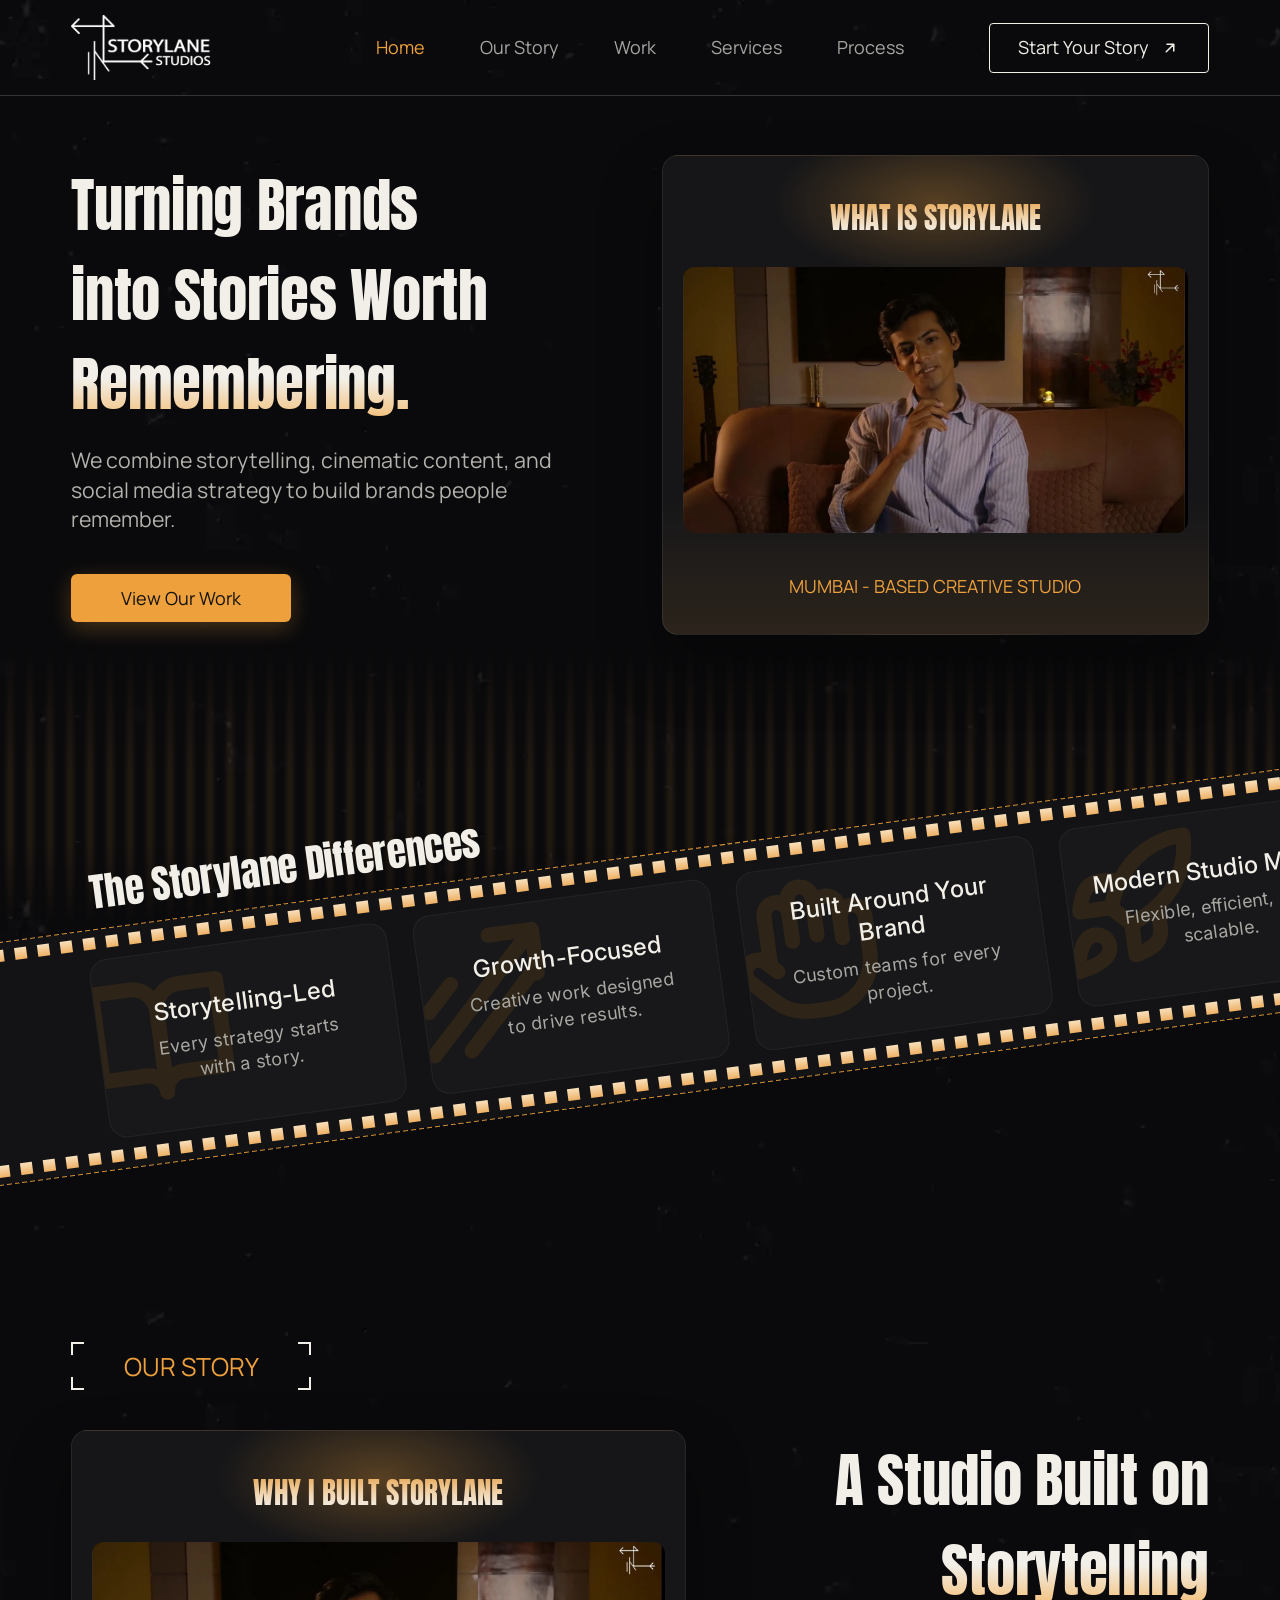
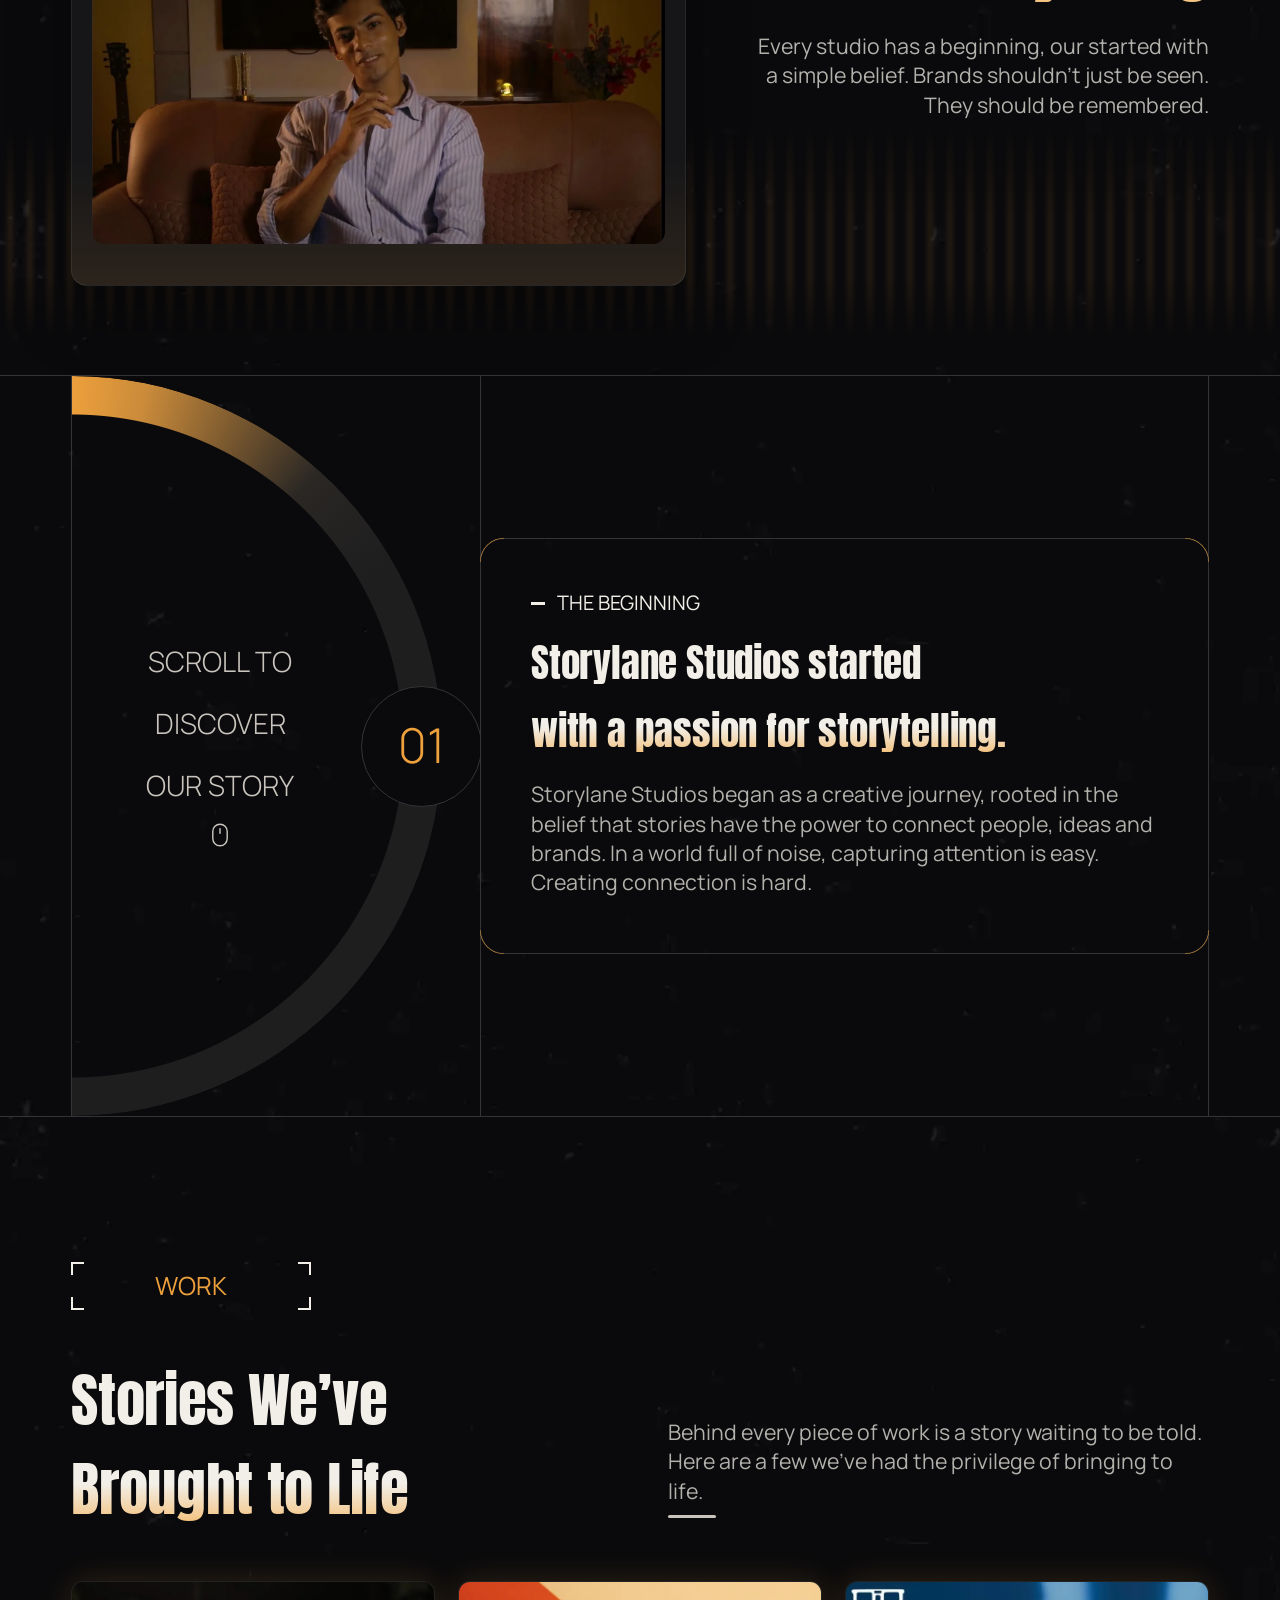
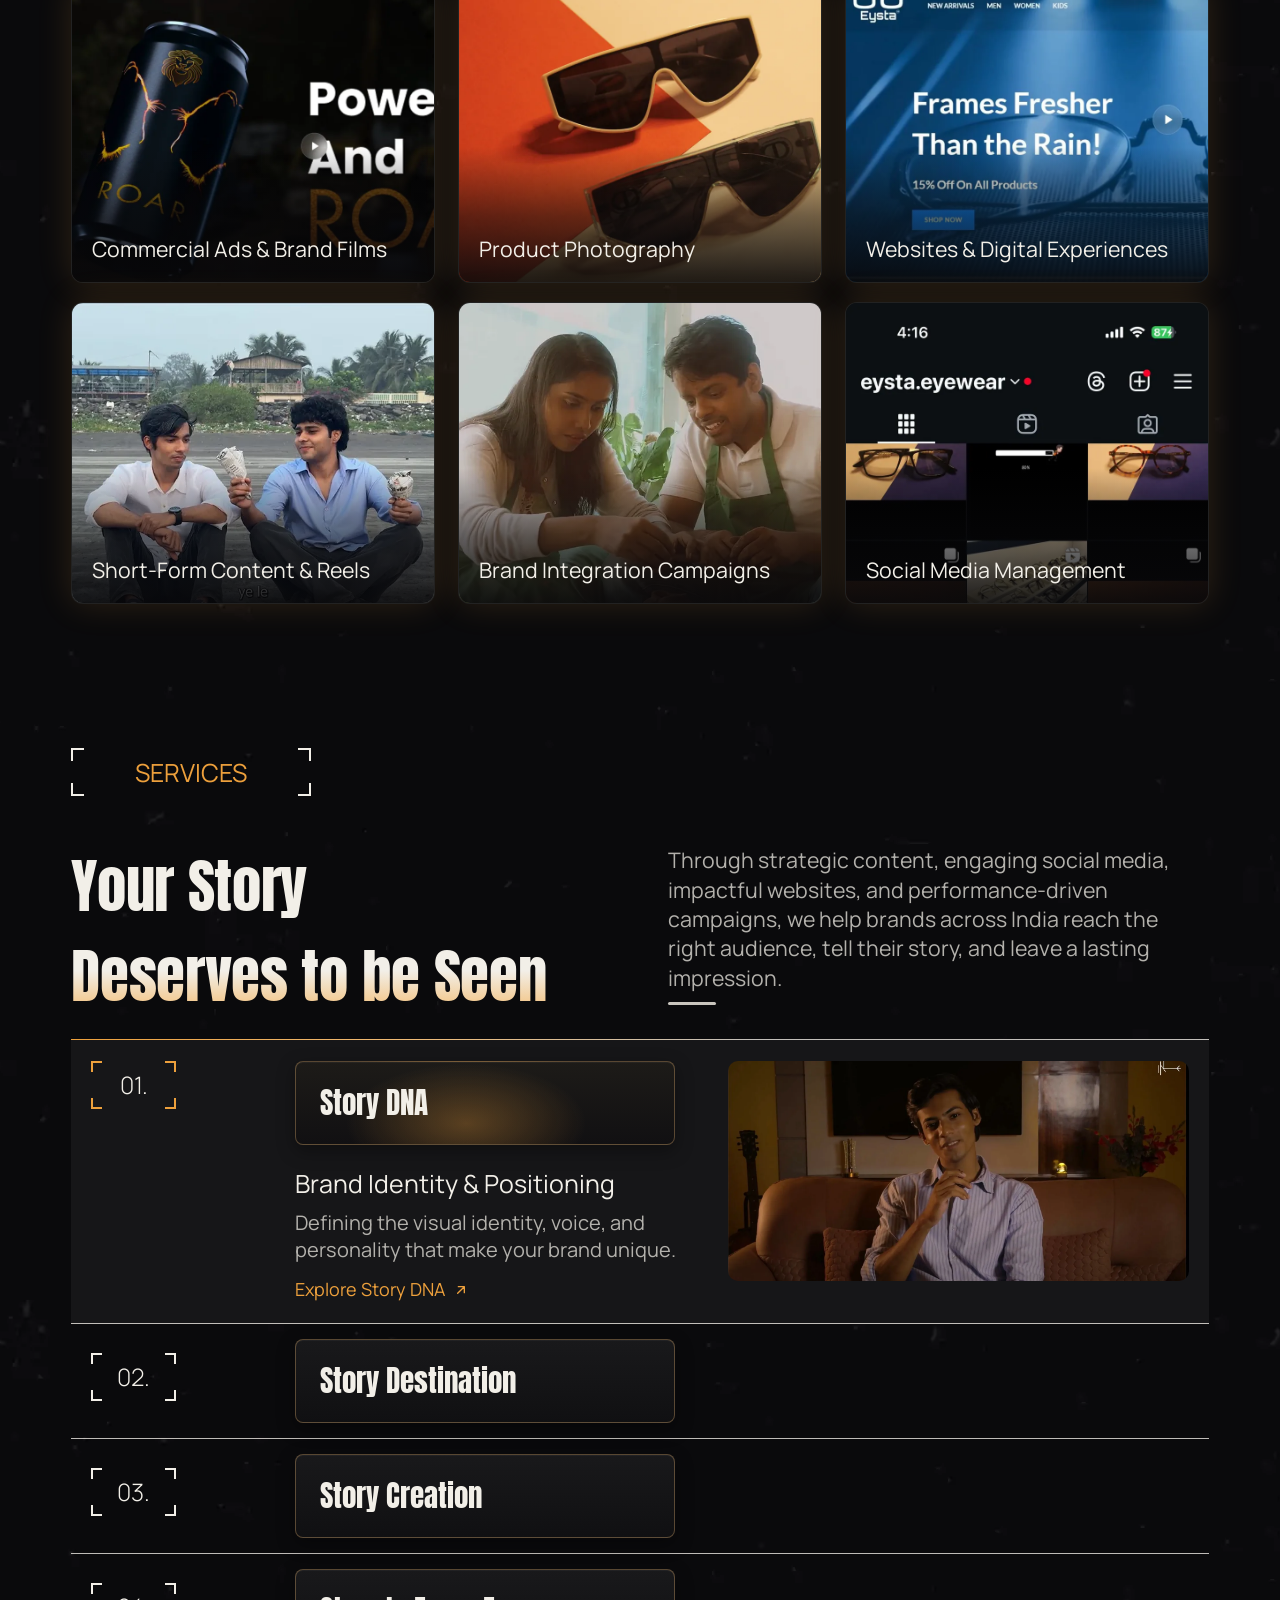
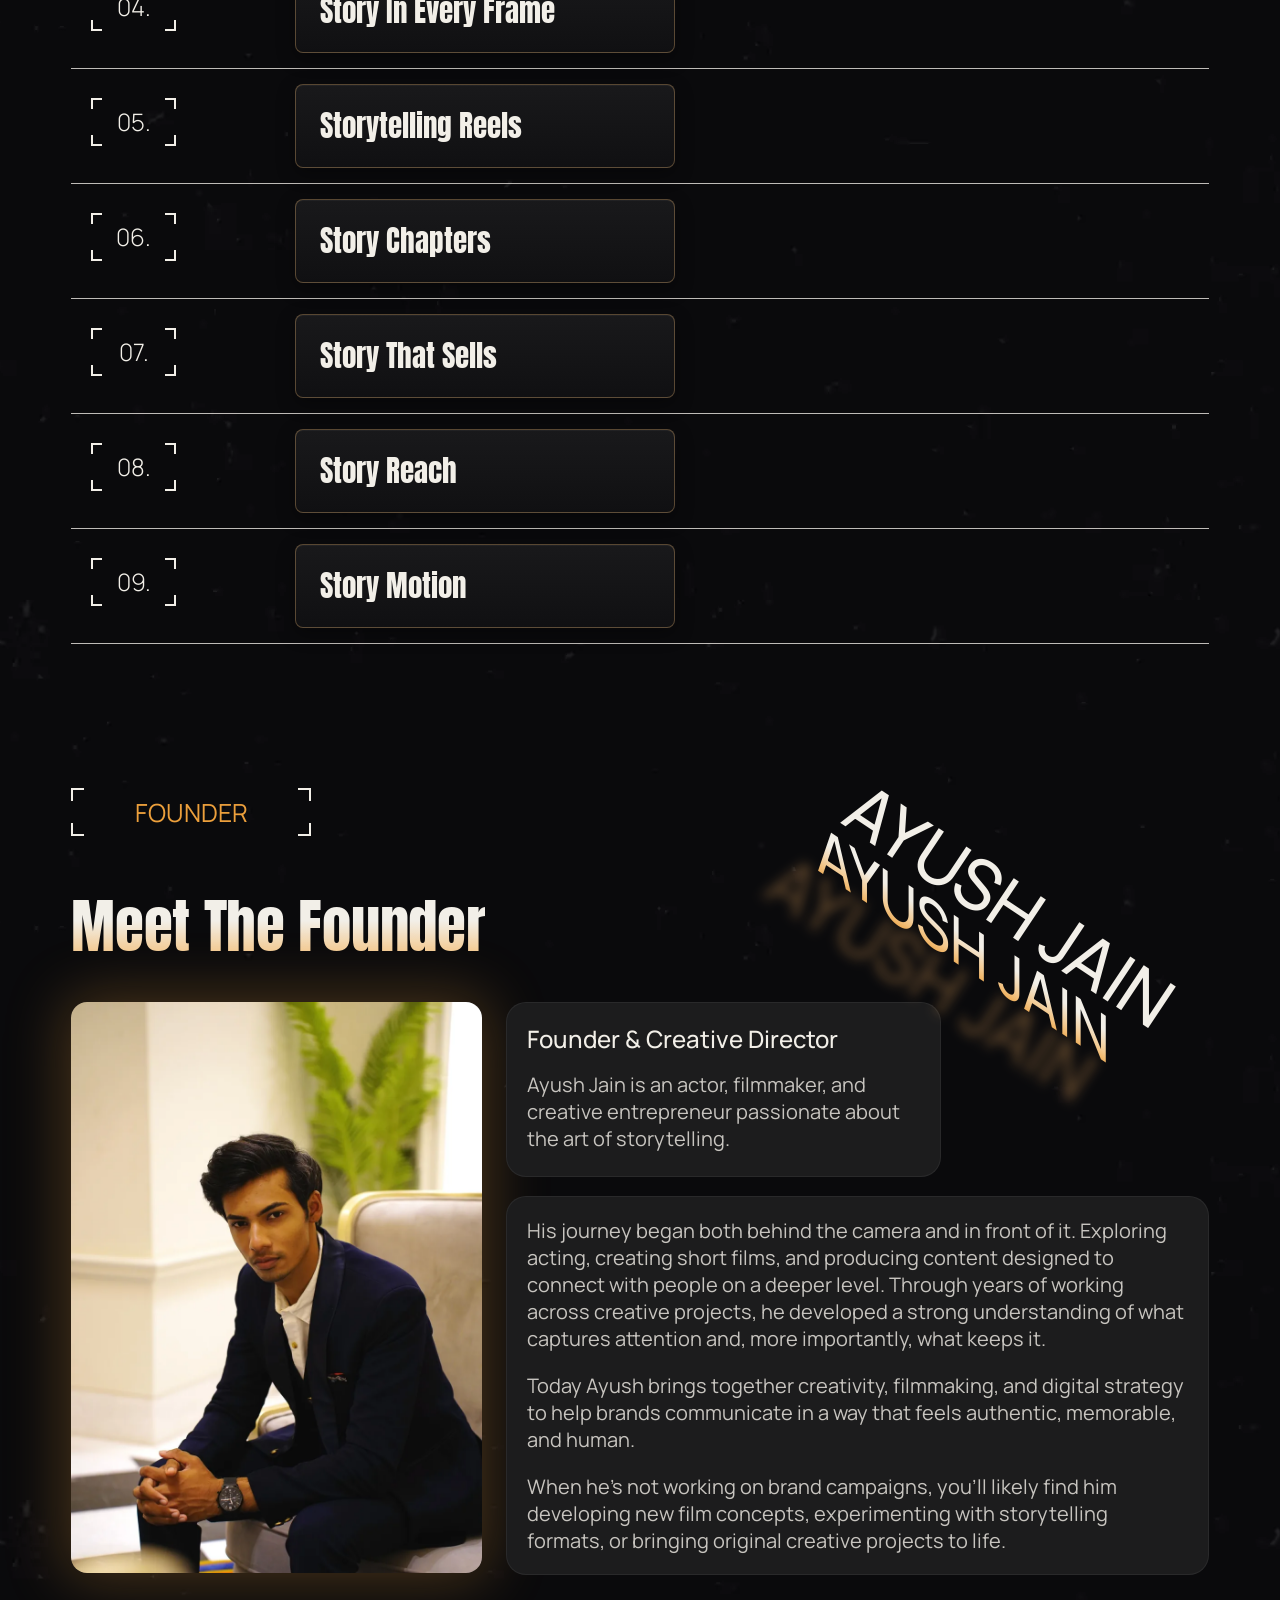
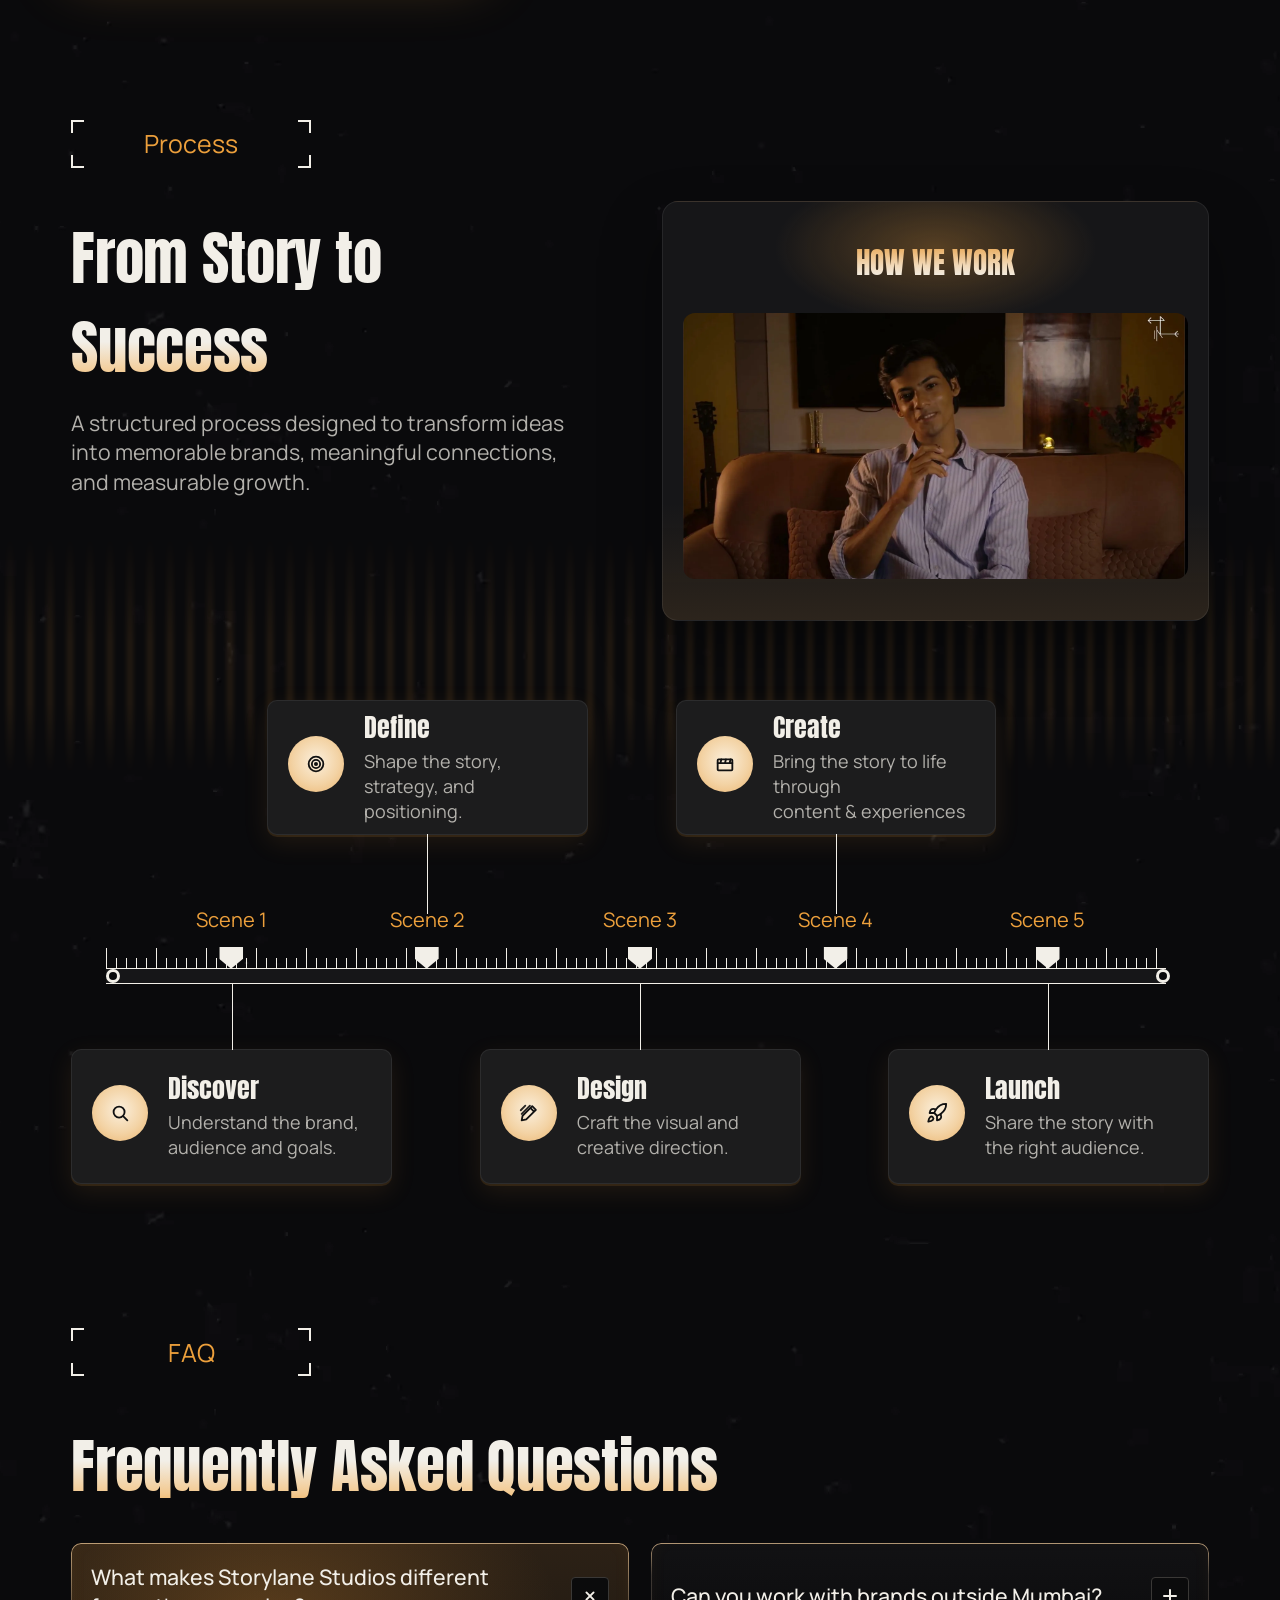
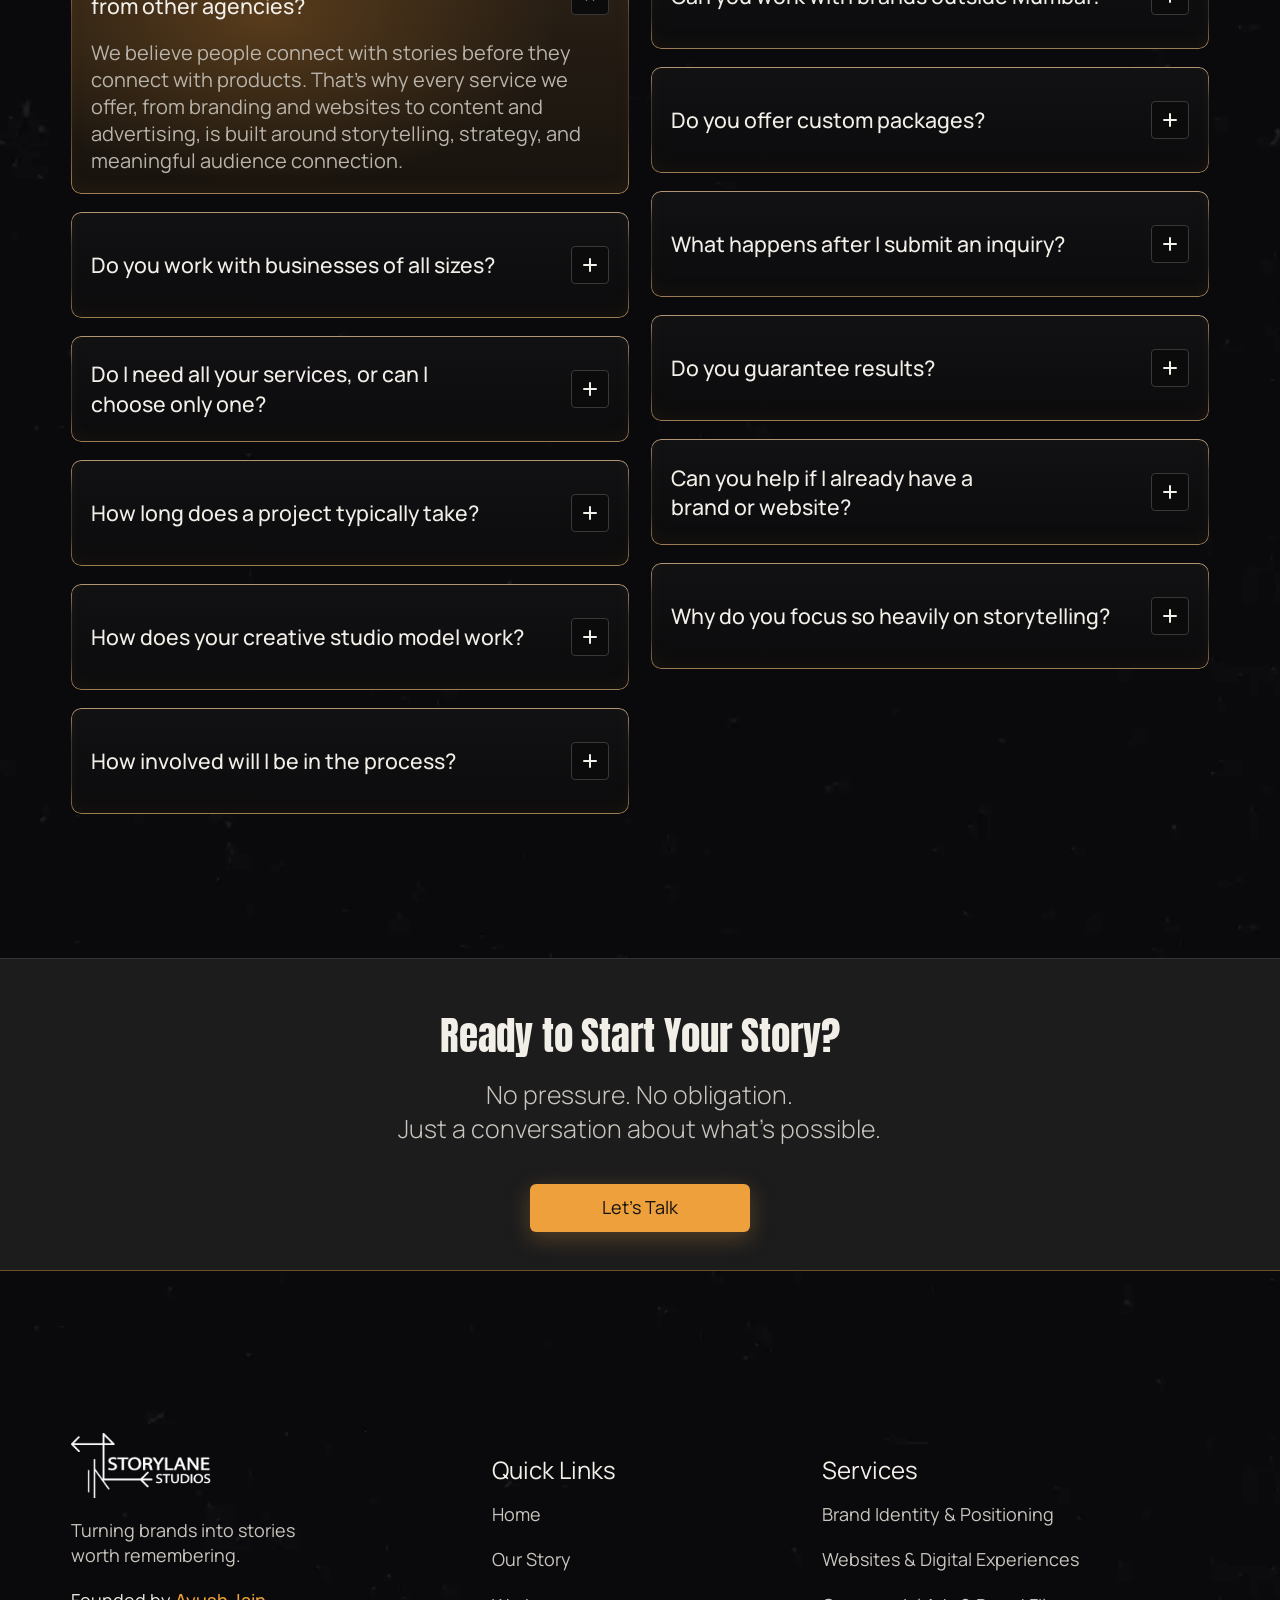
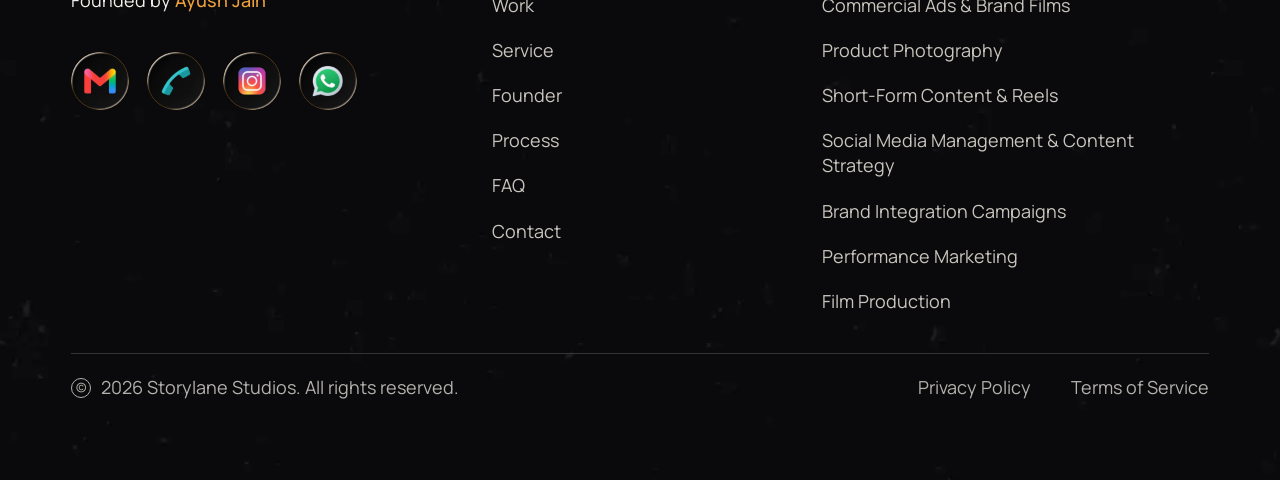
<file: index.html>
<!doctype html>
<html lang="en">
<head>
  <meta charset="utf-8">
  <meta name="viewport" content="width=device-width, initial-scale=1">
  <title>Storylane Studios — Turning Brands into Stories Worth Remembering</title>
  <meta name="description" content="Storylane Studios is a Mumbai-based creative studio combining storytelling, cinematic content, and social media strategy to build brands people remember.">
  <meta name="theme-color" content="#0a0a0c">
  <link rel="canonical" href="https://storylanestudios.in/">
  <meta property="og:type" content="website">
  <meta property="og:title" content="Storylane Studios — Turning Brands into Stories Worth Remembering">
  <meta property="og:description" content="Mumbai-based creative studio for brand films, product photography, websites, reels and social media.">
  <meta property="og:image" content="assets/img/studio-still.jpg">
  <meta name="twitter:card" content="summary_large_image">
  <link rel="icon" type="image/png" href="assets/img/logo.png">
  <link rel="preconnect" href="https://fonts.googleapis.com">
  <link rel="preconnect" href="https://fonts.gstatic.com" crossorigin>
  <link href="https://fonts.googleapis.com/css2?family=Anton&family=Inter:wght@400;500&family=Manrope:wght@300;400;500;600&display=swap" rel="stylesheet">
  <link rel="preload" as="image" href="assets/img/studio-still.webp">
  <link rel="stylesheet" href="assets/css/styles.css">
  <script type="application/ld+json">
  {"@context":"https://schema.org","@type":"Organization","name":"Storylane Studios","description":"Mumbai-based creative studio","founder":{"@type":"Person","name":"Ayush Jain","jobTitle":"Founder & Creative Director"},"address":{"@type":"PostalAddress","addressLocality":"Mumbai","addressCountry":"IN"}}
  </script>
</head>
<body>
  <a class="skip-link" href="#main">Skip to content</a>

  <!-- @header -->
  <header class="site-header" id="top">
    <div class="container header-inner">
      <a href="#home" class="brand" aria-label="Storylane Studios — home">
        <img src="assets/img/logo.png" alt="Storylane Studios" width="140" height="65">
      </a>
      <nav class="main-nav" id="main-nav" aria-label="Primary">
        <ul>
          <li><a href="#home" class="is-active">Home</a></li>
          <li><a href="#our-story">Our Story</a></li>
          <li><a href="#work">Work</a></li>
          <li><a href="#services">Services</a></li>
          <li><a href="#process">Process</a></li>
        </ul>
        <a href="contact.html" class="btn-outline nav-cta-mobile">Start Your Story <svg viewBox="0 0 24 24" aria-hidden="true"><path d="M7 17 17 7M8 7h9v9"/></svg></a>
      </nav>
      <a href="contact.html" class="btn-outline nav-cta">Start Your Story <svg viewBox="0 0 24 24" aria-hidden="true"><path d="M7 17 17 7M8 7h9v9"/></svg></a>
      <button class="nav-toggle" aria-controls="main-nav" aria-expanded="false" aria-label="Open menu"><span></span><span></span></button>
    </div>
  </header>
  <!-- /@header -->

  <main id="main">
    <!-- HERO -->
    <section class="hero" id="home" aria-labelledby="hero-title">
      <div class="glow-stripes" aria-hidden="true"></div>
      <div class="container hero-grid">
        <div class="hero-copy">
          <h1 id="hero-title" class="display">Turning Brands<br> into Stories Worth<br> <span class="grad">Remembering.</span></h1>
          <p class="lead">We combine storytelling, cinematic content, and social media strategy to build brands people remember.</p>
          <a href="#work" class="btn-amber">View Our Work</a>
        </div>
        <figure class="spot-card hero-card reveal">
          <figcaption class="spot-title"><span>What is Storylane</span></figcaption>
          <div class="spot-media">
            <img src="assets/img/studio-still.webp" alt="Ayush Jain, founder of Storylane Studios, in the studio" width="1600" height="900" fetchpriority="high">
          </div>
          <p class="spot-caption">MUMBAI - BASED CREATIVE STUDIO</p>
        </figure>
      </div>
    </section>

    <!-- DIFFERENCES -->
    <section class="differences" aria-labelledby="diff-title">
      <div class="film-wrap">
        <h2 id="diff-title" class="display diff-title">The Storylane Differences</h2>
        <div class="film">
          <div class="perf perf-top" aria-hidden="true"></div>
          <ul class="film-cards">
            <li class="film-card">
              <svg class="film-icon" viewBox="0 0 24 24" aria-hidden="true"><path d="M2 4h6a4 4 0 0 1 4 4v13a3 3 0 0 0-3-3H2zM22 4h-6a4 4 0 0 0-4 4v13a3 3 0 0 1 3-3h7z"/></svg>
              <h3>Storytelling-Led</h3>
              <p>Every strategy starts<br>with a story.</p>
            </li>
            <li class="film-card">
              <svg class="film-icon" viewBox="0 0 24 24" aria-hidden="true"><path d="M3 21 21 3M14 3h7v7M3 14l4-4M9 21l12-12"/></svg>
              <h3>Growth-Focused</h3>
              <p>Creative work designed<br>to drive results.</p>
            </li>
            <li class="film-card">
              <svg class="film-icon" viewBox="0 0 24 24" aria-hidden="true"><path d="M18 11V6a2 2 0 0 0-4 0M14 10V4a2 2 0 0 0-4 0v2M10 10.5V6a2 2 0 0 0-4 0v8"/><path d="M18 8a2 2 0 1 1 4 0v6a8 8 0 0 1-8 8h-2c-2.8 0-4.5-.86-5.99-2.34l-3.6-3.6a2 2 0 0 1 2.83-2.82L7 15"/></svg>
              <h3>Built Around Your Brand</h3>
              <p>Custom teams for every project.</p>
            </li>
            <li class="film-card">
              <svg class="film-icon" viewBox="0 0 24 24" aria-hidden="true"><path d="M4.5 16.5c-1.5 1.26-2 5-2 5s3.74-.5 5-2c.71-.84.7-2.13-.09-2.91a2.18 2.18 0 0 0-2.91-.09zM12 15l-3-3a22 22 0 0 1 2-3.95A12.88 12.88 0 0 1 22 2c0 2.72-.78 7.5-6 11a22.35 22.35 0 0 1-4 2z"/><path d="M9 12H4s.55-3.03 2-4c1.62-1.08 5 0 5 0M12 15v5s3.03-.55 4-2c1.08-1.62 0-5 0-5"/></svg>
              <h3>Modern Studio Model</h3>
              <p>Flexible, efficient, and scalable.</p>
            </li>
          </ul>
          <div class="perf perf-bottom" aria-hidden="true"></div>
        </div>
      </div>
    </section>

    <!-- OUR STORY -->
    <section class="our-story section" id="our-story" aria-labelledby="story-title">
      <div class="glow-stripes glow-stripes--story" aria-hidden="true"></div>
      <div class="container">
        <p class="eyebrow"><span>Our Story</span></p>
        <div class="story-grid">
          <figure class="spot-card story-card reveal">
            <figcaption class="spot-title"><span>Why I Built Storylane</span></figcaption>
            <div class="spot-media">
              <img src="assets/img/studio-still.webp" alt="Ayush Jain sharing why he built Storylane Studios" width="1600" height="900" loading="lazy">
            </div>
          </figure>
          <div class="story-copy">
            <h2 id="story-title" class="display">A Studio Built on<br> <span class="grad">Storytelling</span></h2>
            <p class="lead">Every studio has a beginning, our started with a simple belief. Brands shouldn’t just be seen. They should be remembered.</p>
          </div>
        </div>
      </div>

      <div class="chapters" id="chapters">
        <div class="container chapters-grid">
          <div class="chapters-dial" aria-hidden="true">
            <div class="dial-ring"><div class="dial-progress"></div></div>
            <p class="dial-label">SCROLL TO<br>DISCOVER<br>OUR STORY</p>
            <svg class="dial-mouse" viewBox="0 0 20 28"><rect x="2" y="2" width="16" height="24" rx="8"/><path d="M10 7v5"/></svg>
            <span class="dial-num">01</span>
          </div>
          <article class="chapter-card reveal">
            <p class="chapter-kicker">THE BEGINNING</p>
            <h3 class="display chapter-title">Storylane Studios started<br> <span class="grad">with a passion for storytelling.</span></h3>
            <p>Storylane Studios began as a creative journey, rooted in the belief that stories have the power to connect people, ideas and brands. In a world full of noise, capturing attention is easy. Creating connection is hard.</p>
          </article>
        </div>
      </div>
    </section>

    <!-- WORK -->
    <section class="work section" id="work" aria-labelledby="work-title">
      <div class="container">
        <p class="eyebrow"><span>Work</span></p>
        <div class="split-head">
          <h2 id="work-title" class="display">Stories We’ve<br> <span class="grad">Brought to Life</span></h2>
          <p class="lead underline">Behind every piece of work is a story waiting to be told. Here are a few we’ve had the privilege of bringing to life.</p>
        </div>
        <ul class="work-grid">
          <li class="work-card reveal"><a href="work-commercial.html"><img src="assets/img/work-commercial.webp" alt="ROAR energy drink ad film — Power-up and Roar" width="820" height="680" loading="lazy"><h3>Commercial Ads &amp; Brand Films</h3></a></li>
          <li class="work-card reveal"><a href="work-product-photography.html"><img src="assets/img/work-product.webp" alt="Two pairs of sunglasses on an orange and cream backdrop" width="820" height="680" loading="lazy"><h3>Product Photography</h3></a></li>
          <li class="work-card reveal"><a href="work-websites.html"><img src="assets/img/work-websites.webp" alt="Eysta eyewear website design" width="820" height="680" loading="lazy"><h3>Websites &amp; Digital Experiences</h3></a></li>
          <li class="work-card reveal"><a href="work-short-form.html"><img src="assets/img/work-reels.webp" alt="Two friends sharing a snack by the sea in a short-form reel" width="820" height="680" loading="lazy"><h3>Short-Form Content &amp; Reels</h3></a></li>
          <li class="work-card reveal"><a href="work-brand-integration.html"><img src="assets/img/work-brand-integration.webp" alt="Couple at a pottery wheel in a brand integration campaign" width="820" height="680" loading="lazy"><h3>Brand Integration Campaigns</h3></a></li>
          <li class="work-card reveal"><a href="work-social-media.html"><img src="assets/img/work-social.webp" alt="eysta.eyewear Instagram profile managed by Storylane Studios" width="820" height="680" loading="lazy"><h3>Social Media Management</h3></a></li>
        </ul>
      </div>
    </section>

    <!-- SERVICES -->
    <section class="services section" id="services" aria-labelledby="services-title">
      <div class="container">
        <p class="eyebrow"><span>Services</span></p>
        <div class="split-head">
          <h2 id="services-title" class="display">Your Story<br> <span class="grad">Deserves to be Seen</span></h2>
          <p class="lead underline">Through strategic content, engaging social media, impactful websites, and performance-driven campaigns, we help brands across India reach the right audience, tell their story, and leave a lasting impression.</p>
        </div>
        <ol class="svc-list" id="svc-list">
          <li class="svc is-open">
            <button class="svc-head" id="svc-h1" aria-expanded="true" aria-controls="svc-b1">
              <span class="svc-num">01.</span><span class="svc-pill">Story DNA</span>
            </button>
            <div class="svc-body" id="svc-b1" role="region" aria-labelledby="svc-h1"><div class="svc-inner">
              <div class="svc-text"><h3>Brand Identity &amp; Positioning</h3><p>Defining the visual identity, voice, and personality that make your brand unique.</p><a class="svc-more" href="story-dna.html">Explore Story DNA <svg viewBox="0 0 24 24" aria-hidden="true"><path d="M7 17 17 7M8 7h9v9"/></svg></a></div>
              <div class="svc-media"><img src="assets/img/studio-still.webp" alt="Storylane studio session" width="820" height="460" loading="lazy"></div>
            </div></div>
          </li>
          <li class="svc">
            <button class="svc-head" id="svc-h2" aria-expanded="false" aria-controls="svc-b2">
              <span class="svc-num">02.</span><span class="svc-pill">Story Destination</span>
            </button>
            <div class="svc-body" id="svc-b2" role="region" aria-labelledby="svc-h2"><div class="svc-inner">
              <div class="svc-text"><h3>Websites &amp; Digital Experiences</h3><p>Designing websites and digital journeys that turn curious visitors into loyal customers.</p></div>
              <div class="svc-media"><img src="assets/img/work-websites.webp" alt="Eysta eyewear website" width="820" height="460" loading="lazy"></div>
            </div></div>
          </li>
          <li class="svc">
            <button class="svc-head" id="svc-h3" aria-expanded="false" aria-controls="svc-b3">
              <span class="svc-num">03.</span><span class="svc-pill">Story Creation</span>
            </button>
            <div class="svc-body" id="svc-b3" role="region" aria-labelledby="svc-h3"><div class="svc-inner">
              <div class="svc-text"><h3>Commercial Ads &amp; Brand Films</h3><p>Cinematic ads and brand films crafted to make audiences feel something and remember you.</p></div>
              <div class="svc-media"><img src="assets/img/work-commercial.webp" alt="ROAR energy drink commercial" width="820" height="460" loading="lazy"></div>
            </div></div>
          </li>
          <li class="svc">
            <button class="svc-head" id="svc-h4" aria-expanded="false" aria-controls="svc-b4">
              <span class="svc-num">04.</span><span class="svc-pill">Story In Every Frame</span>
            </button>
            <div class="svc-body" id="svc-b4" role="region" aria-labelledby="svc-h4"><div class="svc-inner">
              <div class="svc-text"><h3>Product Photography</h3><p>Product imagery that shows every detail, texture, and feeling your brand stands for.</p></div>
              <div class="svc-media"><img src="assets/img/work-product.webp" alt="Watch product photography" width="820" height="460" loading="lazy"></div>
            </div></div>
          </li>
          <li class="svc">
            <button class="svc-head" id="svc-h5" aria-expanded="false" aria-controls="svc-b5">
              <span class="svc-num">05.</span><span class="svc-pill">Storytelling Reels</span>
            </button>
            <div class="svc-body" id="svc-b5" role="region" aria-labelledby="svc-h5"><div class="svc-inner">
              <div class="svc-text"><h3>Short-Form Content &amp; Reels</h3><p>Scroll-stopping reels built around strong hooks, rhythm, and a story worth watching.</p></div>
              <div class="svc-media"><img src="assets/img/work-reels.webp" alt="Reel shot on a rainy Mumbai street" width="820" height="460" loading="lazy"></div>
            </div></div>
          </li>
          <li class="svc">
            <button class="svc-head" id="svc-h6" aria-expanded="false" aria-controls="svc-b6">
              <span class="svc-num">06.</span><span class="svc-pill">Story Chapters</span>
            </button>
            <div class="svc-body" id="svc-b6" role="region" aria-labelledby="svc-h6"><div class="svc-inner">
              <div class="svc-text"><h3>Social Media Management &amp; Content Strategy</h3><p>Consistent, story-led content calendars that keep your brand’s narrative alive every week.</p></div>
              <div class="svc-media"><img src="assets/img/work-social.webp" alt="Social media content shoot" width="820" height="460" loading="lazy"></div>
            </div></div>
          </li>
          <li class="svc">
            <button class="svc-head" id="svc-h7" aria-expanded="false" aria-controls="svc-b7">
              <span class="svc-num">07.</span><span class="svc-pill">Story That Sells</span>
            </button>
            <div class="svc-body" id="svc-b7" role="region" aria-labelledby="svc-h7"><div class="svc-inner">
              <div class="svc-text"><h3>Brand Integration Campaigns</h3><p>Weaving your brand naturally into stories and creators your audience already loves.</p></div>
              <div class="svc-media"><img src="assets/img/work-brand-integration.webp" alt="Brand integration campaign scene" width="820" height="460" loading="lazy"></div>
            </div></div>
          </li>
          <li class="svc">
            <button class="svc-head" id="svc-h8" aria-expanded="false" aria-controls="svc-b8">
              <span class="svc-num">08.</span><span class="svc-pill">Story Reach</span>
            </button>
            <div class="svc-body" id="svc-b8" role="region" aria-labelledby="svc-h8"><div class="svc-inner">
              <div class="svc-text"><h3>Performance Marketing</h3><p>Targeted, data-driven campaigns that put your story in front of the right audience.</p></div>
              <div class="svc-media"><img src="assets/img/studio-still.webp" alt="Storylane studio" width="820" height="460" loading="lazy"></div>
            </div></div>
          </li>
          <li class="svc">
            <button class="svc-head" id="svc-h9" aria-expanded="false" aria-controls="svc-b9">
              <span class="svc-num">09.</span><span class="svc-pill">Story Motion</span>
            </button>
            <div class="svc-body" id="svc-b9" role="region" aria-labelledby="svc-h9"><div class="svc-inner">
              <div class="svc-text"><h3>Film Production</h3><p>End-to-end film production, from concept and script to shoot and final cut.</p></div>
              <div class="svc-media"><img src="assets/img/work-commercial.webp" alt="Film production still" width="820" height="460" loading="lazy"></div>
            </div></div>
          </li>
        </ol>
      </div>
    </section>

    <!-- FOUNDER -->
    <section class="founder section" id="founder" aria-labelledby="founder-title">
      <div class="container founder-wrap">
        <p class="eyebrow"><span>Founder</span></p>
        <h2 id="founder-title" class="display"><span class="grad">Meet The Founder</span></h2>
        <div class="founder-name" aria-hidden="true">
          <span class="fn fn-blur">AYUSH JAIN</span>
          <span class="fn fn-back">AYUSH JAIN</span>
          <span class="fn fn-front">AYUSH JAIN</span>
        </div>
        <div class="founder-grid">
          <figure class="founder-photo reveal">
            <img src="assets/img/founder.webp" alt="Ayush Jain, Founder &amp; Creative Director of Storylane Studios" width="900" height="1350" loading="lazy">
          </figure>
          <div class="founder-bio">
            <div class="bio-card bio-card--intro reveal">
              <h3>Founder &amp; Creative Director</h3>
              <p><span class="sr-only">Ayush Jain. </span>Ayush Jain is an actor, filmmaker, and creative entrepreneur passionate about the art of storytelling.</p>
            </div>
            <div class="bio-card bio-card--story reveal">
              <p>His journey began both behind the camera and in front of it. Exploring acting, creating short films, and producing content designed to connect with people on a deeper level. Through years of working across creative projects, he developed a strong understanding of what captures attention and, more importantly, what keeps it.</p>
              <p>Today Ayush brings together creativity, filmmaking, and digital strategy to help brands communicate in a way that feels authentic, memorable, and human.</p>
              <p>When he’s not working on brand campaigns, you’ll likely find him developing new film concepts, experimenting with storytelling formats, or bringing original creative projects to life.</p>
            </div>
          </div>
        </div>
      </div>
    </section>

    <!-- PROCESS -->
    <section class="process section" id="process" aria-labelledby="process-title">
      <div class="glow-stripes glow-stripes--process" aria-hidden="true"></div>
      <div class="container">
        <div class="process-head">
          <div>
            <p class="eyebrow"><span>Process</span></p>
            <h2 id="process-title" class="display">From Story to<br> <span class="grad">Success</span></h2>
            <p class="lead">A structured process designed to transform ideas into memorable brands, meaningful connections, and measurable growth.</p>
          </div>
          <figure class="spot-card process-card reveal">
            <figcaption class="spot-title"><span>How We Work</span></figcaption>
            <div class="spot-media">
              <img src="assets/img/studio-still.webp" alt="Ayush Jain explaining how Storylane Studios works" width="1600" height="900" loading="lazy">
            </div>
          </figure>
        </div>

        <div class="timeline">
          <ol class="steps">
            <li class="step step--1">
              <span class="step-icon"><svg viewBox="0 0 24 24" aria-hidden="true"><circle cx="11" cy="11" r="6"/><path d="m20 20-4.35-4.35"/></svg></span>
              <div><h3>Discover</h3><p>Understand the brand,<br> audience and goals.</p></div>
            </li>
            <li class="step step--2">
              <span class="step-icon"><svg viewBox="0 0 24 24" aria-hidden="true"><circle cx="12" cy="12" r="8"/><circle cx="12" cy="12" r="4.5"/><circle cx="12" cy="12" r="1.2" class="fill"/></svg></span>
              <div><h3>Define</h3><p>Shape the story,<br> strategy, and positioning.</p></div>
            </li>
            <li class="step step--3">
              <span class="step-icon"><svg viewBox="0 0 24 24" aria-hidden="true"><path d="M15.5 4.5l4 4L9 19l-5 1 1-5zM13.5 6.5l4 4"/><path d="M3 9l5-5M4 13l9-9" opacity=".9"/></svg></span>
              <div><h3>Design</h3><p>Craft the visual and<br> creative direction.</p></div>
            </li>
            <li class="step step--4">
              <span class="step-icon"><svg viewBox="0 0 24 24" aria-hidden="true"><rect x="4" y="7" width="16" height="12" rx="1"/><path d="M4 11h16M8 7l-1 4M13 7l-1 4M18 7l-1 4"/></svg></span>
              <div><h3>Create</h3><p>Bring the story to life through<br> content &amp; experiences</p></div>
            </li>
            <li class="step step--5">
              <span class="step-icon"><svg viewBox="0 0 24 24" aria-hidden="true"><path d="M4.5 16.5c-1.5 1.26-2 5-2 5s3.74-.5 5-2c.71-.84.7-2.13-.09-2.91a2.18 2.18 0 0 0-2.91-.09zM12 15l-3-3a22 22 0 0 1 2-3.95A12.88 12.88 0 0 1 22 2c0 2.72-.78 7.5-6 11a22.35 22.35 0 0 1-4 2z"/><path d="M9 12H4s.55-3.03 2-4c1.62-1.08 5 0 5 0M12 15v5s3.03-.55 4-2c1.08-1.62 0-5 0-5"/></svg></span>
              <div><h3>Launch</h3><p>Share the story with<br> the right audience.</p></div>
            </li>
          </ol>
          <div class="ruler" aria-hidden="true">
            <span class="scene" style="--x:14.06%">Scene 1</span>
            <span class="scene" style="--x:31.25%">Scene 2</span>
            <span class="scene" style="--x:50%">Scene 3</span>
            <span class="scene" style="--x:67.19%">Scene 4</span>
            <span class="scene" style="--x:85.86%">Scene 5</span>
            <div class="ruler-ticks"></div>
            <div class="ruler-bar"></div>
          </div>
        </div>
      </div>
    </section>

    <!-- FAQ -->
    <section class="faq section" id="faq" aria-labelledby="faq-title">
      <div class="container">
        <p class="eyebrow"><span>FAQ</span></p>
        <h2 id="faq-title" class="display"><span class="grad">Frequently Asked Questions</span></h2>
        <div class="faq-grid" id="faq-grid">
          <div class="faq-col">
            <div class="faq-item is-open">
              <h3><button class="faq-q" id="faq-q1" aria-expanded="true" aria-controls="faq-a1"><span>What makes Storylane Studios different <br class="br-lg">from other agencies?</span><span class="faq-icon" aria-hidden="true"></span></button></h3>
              <div class="faq-a" id="faq-a1" role="region" aria-labelledby="faq-q1"><div><p>We believe people connect with stories before they connect with products. That’s why every service we offer, from branding and websites to content and advertising, is built around storytelling, strategy, and meaningful audience connection.</p></div></div>
            </div>
            <div class="faq-item">
              <h3><button class="faq-q" id="faq-q3" aria-expanded="false" aria-controls="faq-a3"><span>Do you work with businesses of all sizes?</span><span class="faq-icon" aria-hidden="true"></span></button></h3>
              <div class="faq-a" id="faq-a3" role="region" aria-labelledby="faq-q3"><div><p>Yes. From first-time founders and growing startups to established brands, we shape the scope and team around where your business is today and where you want it to go.</p></div></div>
            </div>
            <div class="faq-item">
              <h3><button class="faq-q" id="faq-q5" aria-expanded="false" aria-controls="faq-a5"><span>Do I need all your services, or can I <br class="br-lg">choose only one?</span><span class="faq-icon" aria-hidden="true"></span></button></h3>
              <div class="faq-a" id="faq-a5" role="region" aria-labelledby="faq-q5"><div><p>You can start with a single service, like a brand film or a website, and add more later. Many clients begin with one project and grow into a long-term partnership.</p></div></div>
            </div>
            <div class="faq-item">
              <h3><button class="faq-q" id="faq-q7" aria-expanded="false" aria-controls="faq-a7"><span>How long does a project typically take?</span><span class="faq-icon" aria-hidden="true"></span></button></h3>
              <div class="faq-a" id="faq-a7" role="region" aria-labelledby="faq-q7"><div><p>It depends on the scope. A set of reels or a product shoot can be ready in 1–2 weeks, while a brand identity, website, or brand film usually takes 3–8 weeks. We agree on a timeline before we start.</p></div></div>
            </div>
            <div class="faq-item">
              <h3><button class="faq-q" id="faq-q9" aria-expanded="false" aria-controls="faq-a9"><span>How does your creative studio model work?</span><span class="faq-icon" aria-hidden="true"></span></button></h3>
              <div class="faq-a" id="faq-a9" role="region" aria-labelledby="faq-q9"><div><p>Instead of a large fixed team, we bring together the right specialists for each project: directors, designers, writers, editors, and marketers, led by our founder. You get focused talent without agency overheads.</p></div></div>
            </div>
            <div class="faq-item">
              <h3><button class="faq-q" id="faq-q11" aria-expanded="false" aria-controls="faq-a11"><span>How involved will I be in the process?</span><span class="faq-icon" aria-hidden="true"></span></button></h3>
              <div class="faq-a" id="faq-a11" role="region" aria-labelledby="faq-q11"><div><p>As involved as you like. We collaborate closely at the key moments (discovery, story direction, and reviews) and handle the heavy lifting in between, keeping you updated throughout.</p></div></div>
            </div>
          </div>
          <div class="faq-col">
            <div class="faq-item">
              <h3><button class="faq-q" id="faq-q2" aria-expanded="false" aria-controls="faq-a2"><span>Can you work with brands outside Mumbai?</span><span class="faq-icon" aria-hidden="true"></span></button></h3>
              <div class="faq-a" id="faq-a2" role="region" aria-labelledby="faq-q2"><div><p>Absolutely. We’re based in Mumbai but work with brands across India. Strategy, reviews, and planning happen remotely, and our team travels for shoots whenever a project needs it.</p></div></div>
            </div>
            <div class="faq-item">
              <h3><button class="faq-q" id="faq-q4" aria-expanded="false" aria-controls="faq-a4"><span>Do you offer custom packages?</span><span class="faq-icon" aria-hidden="true"></span></button></h3>
              <div class="faq-a" id="faq-a4" role="region" aria-labelledby="faq-q4"><div><p>Every brand’s story is different, so most of our work is custom. After understanding your goals, we put together a package that fits your needs, timeline, and budget.</p></div></div>
            </div>
            <div class="faq-item">
              <h3><button class="faq-q" id="faq-q6" aria-expanded="false" aria-controls="faq-a6"><span>What happens after I submit an inquiry?</span><span class="faq-icon" aria-hidden="true"></span></button></h3>
              <div class="faq-a" id="faq-a6" role="region" aria-labelledby="faq-q6"><div><p>We’ll get back to you within 1–2 business days to set up a short discovery call. From there we share ideas, a proposed approach, and a clear quote, with no pressure and no obligation.</p></div></div>
            </div>
            <div class="faq-item">
              <h3><button class="faq-q" id="faq-q8" aria-expanded="false" aria-controls="faq-a8"><span>Do you guarantee results?</span><span class="faq-icon" aria-hidden="true"></span></button></h3>
              <div class="faq-a" id="faq-a8" role="region" aria-labelledby="faq-q8"><div><p>No honest studio can guarantee exact numbers. What we do guarantee is strategic, high-quality work, clear communication, and a process built to improve how your audience sees, remembers, and responds to your brand.</p></div></div>
            </div>
            <div class="faq-item">
              <h3><button class="faq-q" id="faq-q10" aria-expanded="false" aria-controls="faq-a10"><span>Can you help if I already have a <br class="br-lg">brand or website?</span><span class="faq-icon" aria-hidden="true"></span></button></h3>
              <div class="faq-a" id="faq-a10" role="region" aria-labelledby="faq-q10"><div><p>Yes. We can refresh what you already have, sharpen your positioning, redesign key pages, or create new content that fits your existing identity.</p></div></div>
            </div>
            <div class="faq-item">
              <h3><button class="faq-q" id="faq-q12" aria-expanded="false" aria-controls="faq-a12"><span>Why do you focus so heavily on storytelling?</span><span class="faq-icon" aria-hidden="true"></span></button></h3>
              <div class="faq-a" id="faq-a12" role="region" aria-labelledby="faq-q12"><div><p>Because stories are what people remember. Features can be copied and prices can be matched, but a story that makes people feel something becomes the reason they choose you, again and again.</p></div></div>
            </div>
          </div>
        </div>
      </div>
    </section>

    <!-- CTA -->
    <section class="cta" id="contact" aria-labelledby="cta-title">
      <div class="container">
        <h2 id="cta-title" class="display">Ready to Start Your Story?</h2>
        <p>No pressure. No obligation.<br>Just a conversation about what’s possible.</p>
        <a class="btn-amber" href="contact.html">Let’s Talk</a>
      </div>
    </section>
  </main>

  <!-- @footer -->
  <footer class="site-footer">
    <div class="container">
      <div class="footer-grid">
        <div class="footer-brand">
          <a href="#home" class="brand"><img src="assets/img/logo.png" alt="Storylane Studios" width="140" height="65" loading="lazy"></a>
          <p>Turning brands into stories<br>worth remembering.</p>
          <p class="founded">Founded by <a href="#founder">Ayush Jain</a></p>
          <ul class="socials">
            <li><a href="mailto:connect.storylanestudios@gmail.com" aria-label="Email connect.storylanestudios@gmail.com"><img src="assets/img/icon-mail.png" alt="" width="58" height="58" loading="lazy"></a></li>
            <li><a href="tel:+918218527215" aria-label="Call +91 8218527215"><img src="assets/img/icon-phone.png" alt="" width="58" height="58" loading="lazy"></a></li>
            <li><a href="https://www.instagram.com/storylane.studios/" target="_blank" rel="noopener" aria-label="Instagram @storylane.studios"><img src="assets/img/icon-instagram.png" alt="" width="58" height="58" loading="lazy"></a></li>
            <li><a href="https://wa.me/918218527215" target="_blank" rel="noopener" aria-label="WhatsApp +91 8218527215"><img src="assets/img/icon-whatsapp.png" alt="" width="58" height="58" loading="lazy"></a></li>
          </ul>
        </div>
        <nav class="footer-col" aria-label="Quick links">
          <h2>Quick Links</h2>
          <ul>
            <li><a href="#home">Home</a></li>
            <li><a href="#our-story">Our Story</a></li>
            <li><a href="#work">Work</a></li>
            <li><a href="#services">Service</a></li>
            <li><a href="#founder">Founder</a></li>
            <li><a href="#process">Process</a></li>
            <li><a href="#faq">FAQ</a></li>
            <li><a href="contact.html">Contact</a></li>
          </ul>
        </nav>
        <div class="footer-col">
          <h2>Services</h2>
          <ul>
            <li><a href="story-dna.html">Brand Identity &amp; Positioning</a></li>
            <li><a href="work-websites.html">Websites &amp; Digital Experiences</a></li>
            <li><a href="work-commercial.html">Commercial Ads &amp; Brand Films</a></li>
            <li><a href="work-product-photography.html">Product Photography</a></li>
            <li><a href="work-short-form.html">Short-Form Content &amp; Reels</a></li>
            <li><a href="work-social-media.html">Social Media Management &amp; Content Strategy</a></li>
            <li><a href="work-brand-integration.html">Brand Integration Campaigns</a></li>
            <li><a href="index.html#services">Performance Marketing</a></li>
            <li><a href="index.html#services">Film Production</a></li>
          </ul>
        </div>
      </div>
      <div class="footer-bottom">
        <p><span class="copy" aria-hidden="true">©</span> 2026 Storylane Studios. All rights reserved.</p>
        <ul>
          <li><a href="#">Privacy Policy</a></li>
          <li><a href="#">Terms of Service</a></li>
        </ul>
      </div>
    </div>
  </footer>
  <!-- /@footer -->

  <script src="assets/js/main.js" defer></script>
</body>
</html>
</file>
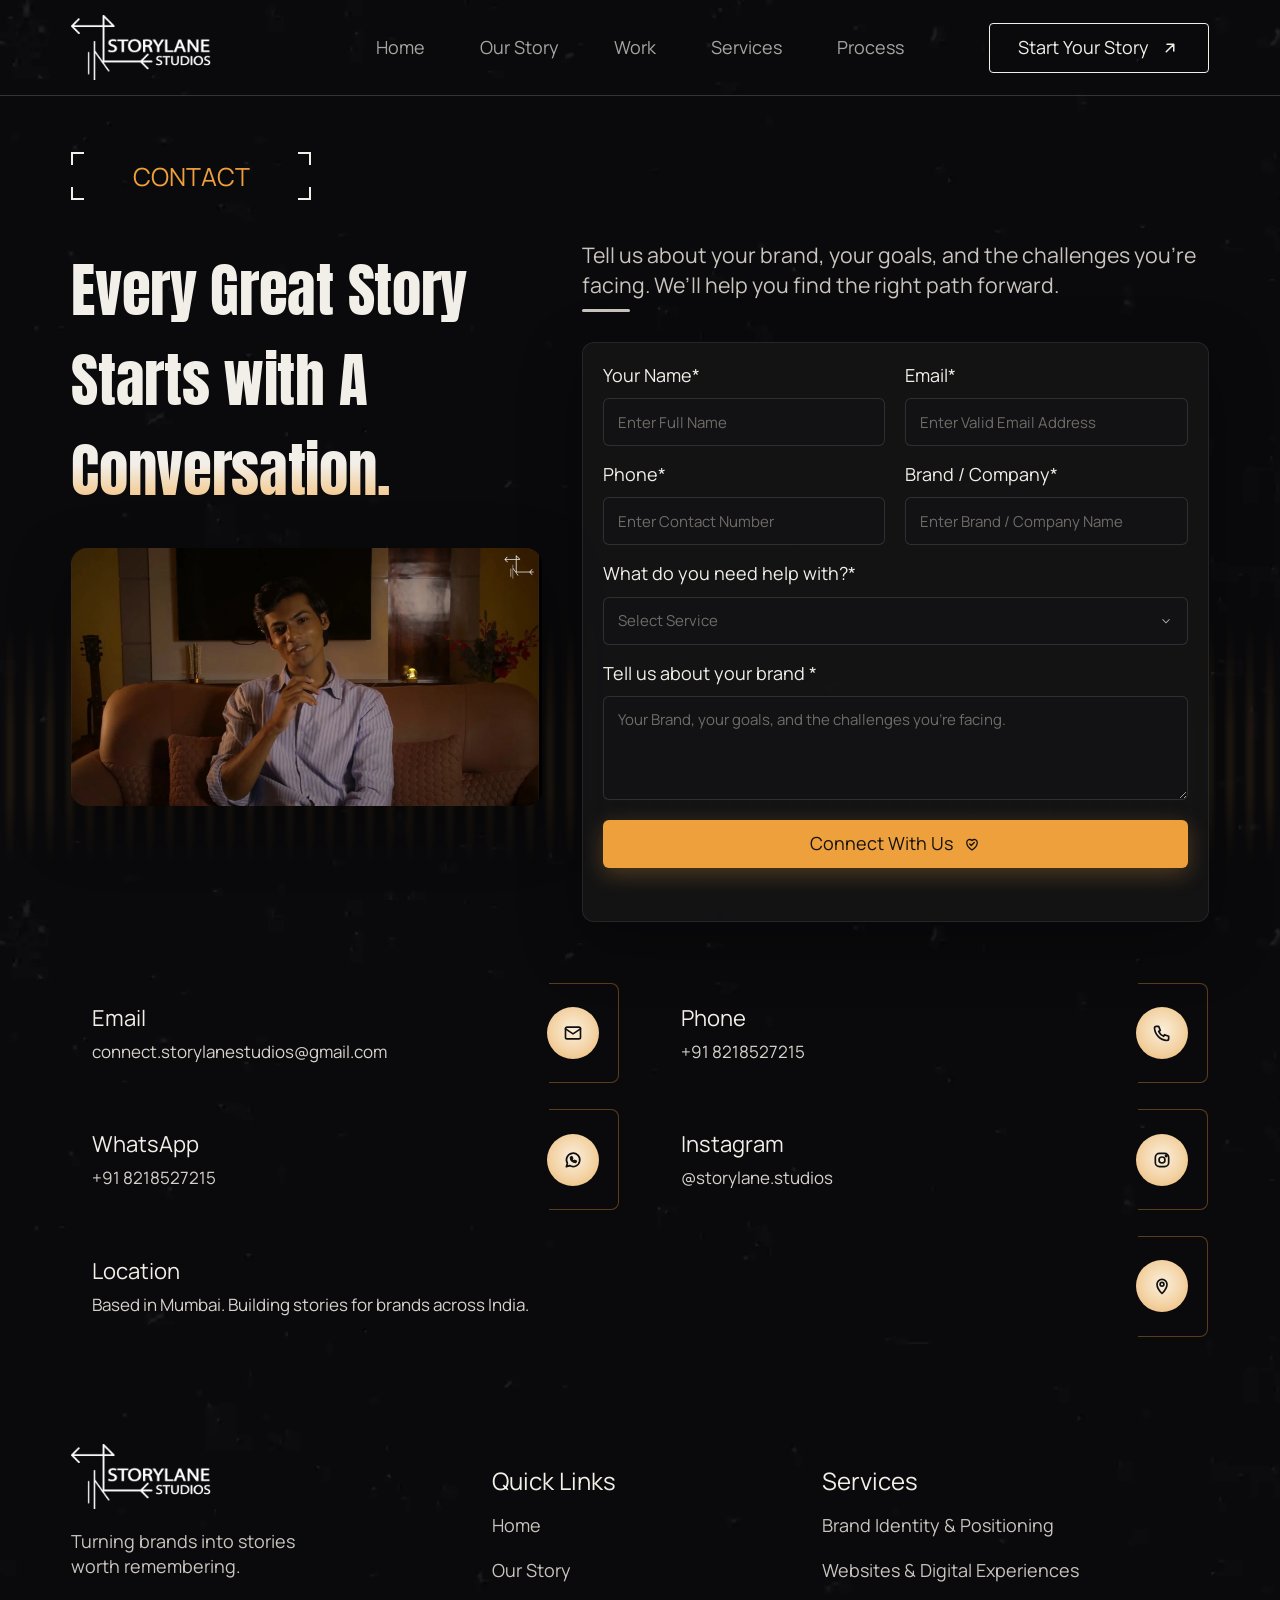
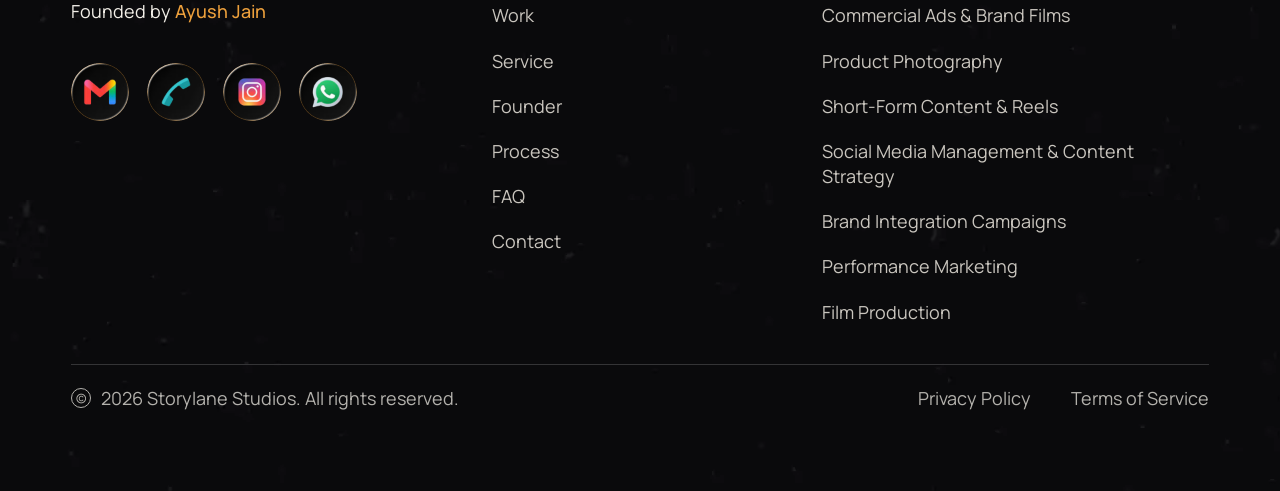
<file: contact.html>
<!doctype html>
<html lang="en">
<head>
  <meta charset="utf-8">
  <meta name="viewport" content="width=device-width, initial-scale=1">
  <title>Contact — Storylane Studios</title>
  <meta name="description" content="Contact Storylane Studios, Mumbai — tell us about your brand and start your story.">
  <meta name="theme-color" content="#0a0a0c">
  <meta property="og:type" content="website">
  <meta property="og:title" content="Contact — Storylane Studios">
  <meta property="og:description" content="Contact Storylane Studios, Mumbai — tell us about your brand and start your story.">
  <meta property="og:image" content="assets/img/studio-still.jpg">
  <meta name="twitter:card" content="summary_large_image">
  <link rel="icon" type="image/png" href="assets/img/logo.png">
  <link rel="preconnect" href="https://fonts.googleapis.com">
  <link rel="preconnect" href="https://fonts.gstatic.com" crossorigin>
  <link href="https://fonts.googleapis.com/css2?family=Anton&family=Inter:wght@400;500&family=Manrope:wght@300;400;500;600&display=swap" rel="stylesheet">
  <link rel="stylesheet" href="assets/css/styles.css">
  <link rel="stylesheet" href="assets/css/pages.css">
</head>
<body>
  <a class="skip-link" href="#main">Skip to content</a>

  <!-- @header -->
  <header class="site-header" id="top">
    <div class="container header-inner">
      <a href="index.html#home" class="brand" aria-label="Storylane Studios — home">
        <img src="assets/img/logo.png" alt="Storylane Studios" width="140" height="65">
      </a>
      <nav class="main-nav" id="main-nav" aria-label="Primary">
        <ul>
          <li><a href="index.html#home">Home</a></li>
          <li><a href="index.html#our-story">Our Story</a></li>
          <li><a href="index.html#work">Work</a></li>
          <li><a href="index.html#services">Services</a></li>
          <li><a href="index.html#process">Process</a></li>
        </ul>
        <a href="contact.html" class="btn-outline nav-cta-mobile">Start Your Story <svg viewBox="0 0 24 24" aria-hidden="true"><path d="M7 17 17 7M8 7h9v9"/></svg></a>
      </nav>
      <a href="contact.html" class="btn-outline nav-cta">Start Your Story <svg viewBox="0 0 24 24" aria-hidden="true"><path d="M7 17 17 7M8 7h9v9"/></svg></a>
      <button class="nav-toggle" aria-controls="main-nav" aria-expanded="false" aria-label="Open menu"><span></span><span></span></button>
    </div>
  </header>
  <!-- /@header -->

  <main id="main" class="page-main">
    <section class="contact-hero" aria-labelledby="page-title">
      <div class="glow-stripes" aria-hidden="true"></div>
      <div class="container contact-grid">
        <div>
          <p class="eyebrow"><span>Contact</span></p>
          <h1 id="page-title" class="display">Every Great Story<br> Starts with A<br> <span class="grad">Conversation.</span></h1>
          <figure class="contact-photo reveal">
            <img src="assets/img/studio-still.webp" alt="Ayush Jain, founder of Storylane Studios" width="1600" height="900">
          </figure>
        </div>
        <div class="contact-side">
          <p class="lead underline">Tell us about your brand, your goals, and the challenges you’re facing. We’ll help you find the right path forward.</p>
          <form class="form-card" id="contact-form" novalidate data-to="connect.storylanestudios@gmail.com">
            <div class="form-grid">
              <div class="field">
                <label for="f-name">Your Name*</label>
                <input id="f-name" name="name" type="text" autocomplete="name" placeholder="Enter Full Name" required>
                <span class="err">Please enter your name.</span>
              </div>
              <div class="field">
                <label for="f-email">Email*</label>
                <input id="f-email" name="email" type="email" autocomplete="email" placeholder="Enter Valid Email Address" required>
                <span class="err">Please enter a valid email address.</span>
              </div>
              <div class="field">
                <label for="f-phone">Phone*</label>
                <input id="f-phone" name="phone" type="tel" autocomplete="tel" placeholder="Enter Contact Number" required pattern="[0-9+()\-\s]{7,}">
                <span class="err">Please enter a contact number.</span>
              </div>
              <div class="field">
                <label for="f-brand">Brand / Company*</label>
                <input id="f-brand" name="brand" type="text" autocomplete="organization" placeholder="Enter Brand / Company Name" required>
                <span class="err">Please enter your brand or company.</span>
              </div>
              <div class="field field--full">
                <label for="f-service">What do you need help with?*</label>
                <select id="f-service" name="service" required>
                  <option value="" disabled selected>Select Service</option>
                  <option>Brand Identity &amp; Positioning</option>
                  <option>Websites &amp; Digital Experiences</option>
                  <option>Commercial Ads &amp; Brand Films</option>
                  <option>Product Photography</option>
                  <option>Short-Form Content &amp; Reels</option>
                  <option>Social Media Management &amp; Content Strategy</option>
                  <option>Brand Integration Campaigns</option>
                  <option>Performance Marketing</option>
                  <option>Film Production</option>
                  <option>Not sure yet</option>
                </select>
                <span class="err">Please choose a service.</span>
              </div>
              <div class="field field--full">
                <label for="f-msg">Tell us about your brand *</label>
                <textarea id="f-msg" name="message" placeholder="Your Brand, your goals, and the challenges you’re facing." required></textarea>
                <span class="err">Please tell us a little about your brand.</span>
              </div>
            </div>
            <button class="btn-amber" type="submit">Connect With Us <svg viewBox="0 0 24 24" aria-hidden="true"><path d="M12 20s-7-4.4-7-10a4 4 0 0 1 7-2.6A4 4 0 0 1 19 10c0 5.6-7 10-7 10z"/><path d="m9 12 2 2 4-4"/></svg></button>
            <p class="form-status" role="status" aria-live="polite"></p>
          </form>
        </div>
      </div>
      <div class="container contact-cards">
          <a class="contact-card" href="mailto:connect.storylanestudios@gmail.com"><div><h2>Email</h2><p>connect.storylanestudios@gmail.com</p></div><span class="step-icon"><svg viewBox="0 0 24 24" aria-hidden="true"><rect x="3" y="5" width="18" height="14" rx="2"/><path d="m3 7 9 6 9-6"/></svg></span></a>
          <a class="contact-card" href="tel:+918218527215"><div><h2>Phone</h2><p>+91 8218527215</p></div><span class="step-icon"><svg viewBox="0 0 24 24" aria-hidden="true"><path d="M5 4h3l2 5-2 1a11 11 0 0 0 6 6l1-2 5 2v3a2 2 0 0 1-2 2A16 16 0 0 1 3 6a2 2 0 0 1 2-2z"/></svg></span></a>
          <a class="contact-card" href="https://wa.me/918218527215" target="_blank" rel="noopener"><div><h2>WhatsApp</h2><p>+91 8218527215</p></div><span class="step-icon"><svg viewBox="0 0 24 24" aria-hidden="true"><path d="M4 20l1.3-4A8 8 0 1 1 8 18.7z"/><path d="M9 9c0 3 2.5 6 6 6l1-1.5-2-1-1 1c-1-.5-2-1.5-2.5-2.5l1-1-1-2z"/></svg></span></a>
          <a class="contact-card" href="https://www.instagram.com/storylane.studios/" target="_blank" rel="noopener"><div><h2>Instagram</h2><p>@storylane.studios</p></div><span class="step-icon"><svg viewBox="0 0 24 24" aria-hidden="true"><rect x="4" y="4" width="16" height="16" rx="5"/><circle cx="12" cy="12" r="3.6"/><circle cx="17" cy="7" r=".9"/></svg></span></a>
          <div class="contact-card contact-card--full"><div><h2>Location</h2><p>Based in Mumbai. Building stories for brands across India.</p></div><span class="step-icon"><svg viewBox="0 0 24 24" aria-hidden="true"><path d="M12 21s-6-5.6-6-11a6 6 0 0 1 12 0c0 5.4-6 11-6 11z"/><circle cx="12" cy="10" r="2.3"/></svg></span></div>
      </div>
    </section>
  </main>

  <!-- @footer -->
  <footer class="site-footer site-footer--page">
    <div class="container">
      <div class="footer-grid">
        <div class="footer-brand">
          <a href="index.html#home" class="brand"><img src="assets/img/logo.png" alt="Storylane Studios" width="140" height="65" loading="lazy"></a>
          <p>Turning brands into stories<br>worth remembering.</p>
          <p class="founded">Founded by <a href="index.html#founder">Ayush Jain</a></p>
          <ul class="socials">
            <li><a href="mailto:connect.storylanestudios@gmail.com" aria-label="Email connect.storylanestudios@gmail.com"><img src="assets/img/icon-mail.png" alt="" width="58" height="58" loading="lazy"></a></li>
            <li><a href="tel:+918218527215" aria-label="Call +91 8218527215"><img src="assets/img/icon-phone.png" alt="" width="58" height="58" loading="lazy"></a></li>
            <li><a href="https://www.instagram.com/storylane.studios/" target="_blank" rel="noopener" aria-label="Instagram @storylane.studios"><img src="assets/img/icon-instagram.png" alt="" width="58" height="58" loading="lazy"></a></li>
            <li><a href="https://wa.me/918218527215" target="_blank" rel="noopener" aria-label="WhatsApp +91 8218527215"><img src="assets/img/icon-whatsapp.png" alt="" width="58" height="58" loading="lazy"></a></li>
          </ul>
        </div>
        <nav class="footer-col" aria-label="Quick links">
          <h2>Quick Links</h2>
          <ul>
            <li><a href="index.html#home">Home</a></li>
            <li><a href="index.html#our-story">Our Story</a></li>
            <li><a href="index.html#work">Work</a></li>
            <li><a href="index.html#services">Service</a></li>
            <li><a href="index.html#founder">Founder</a></li>
            <li><a href="index.html#process">Process</a></li>
            <li><a href="index.html#faq">FAQ</a></li>
            <li><a href="contact.html">Contact</a></li>
          </ul>
        </nav>
        <div class="footer-col">
          <h2>Services</h2>
          <ul>
            <li><a href="story-dna.html">Brand Identity &amp; Positioning</a></li>
            <li><a href="work-websites.html">Websites &amp; Digital Experiences</a></li>
            <li><a href="work-commercial.html">Commercial Ads &amp; Brand Films</a></li>
            <li><a href="work-product-photography.html">Product Photography</a></li>
            <li><a href="work-short-form.html">Short-Form Content &amp; Reels</a></li>
            <li><a href="work-social-media.html">Social Media Management &amp; Content Strategy</a></li>
            <li><a href="work-brand-integration.html">Brand Integration Campaigns</a></li>
            <li><a href="index.html#services">Performance Marketing</a></li>
            <li><a href="index.html#services">Film Production</a></li>
          </ul>
        </div>
      </div>
      <div class="footer-bottom">
        <p><span class="copy" aria-hidden="true">©</span> 2026 Storylane Studios. All rights reserved.</p>
        <ul>
          <li><a href="#">Privacy Policy</a></li>
          <li><a href="#">Terms of Service</a></li>
        </ul>
      </div>
    </div>
  </footer>
  <!-- /@footer -->

  <script src="assets/js/main.js" defer></script>
</body>
</html>
</file>
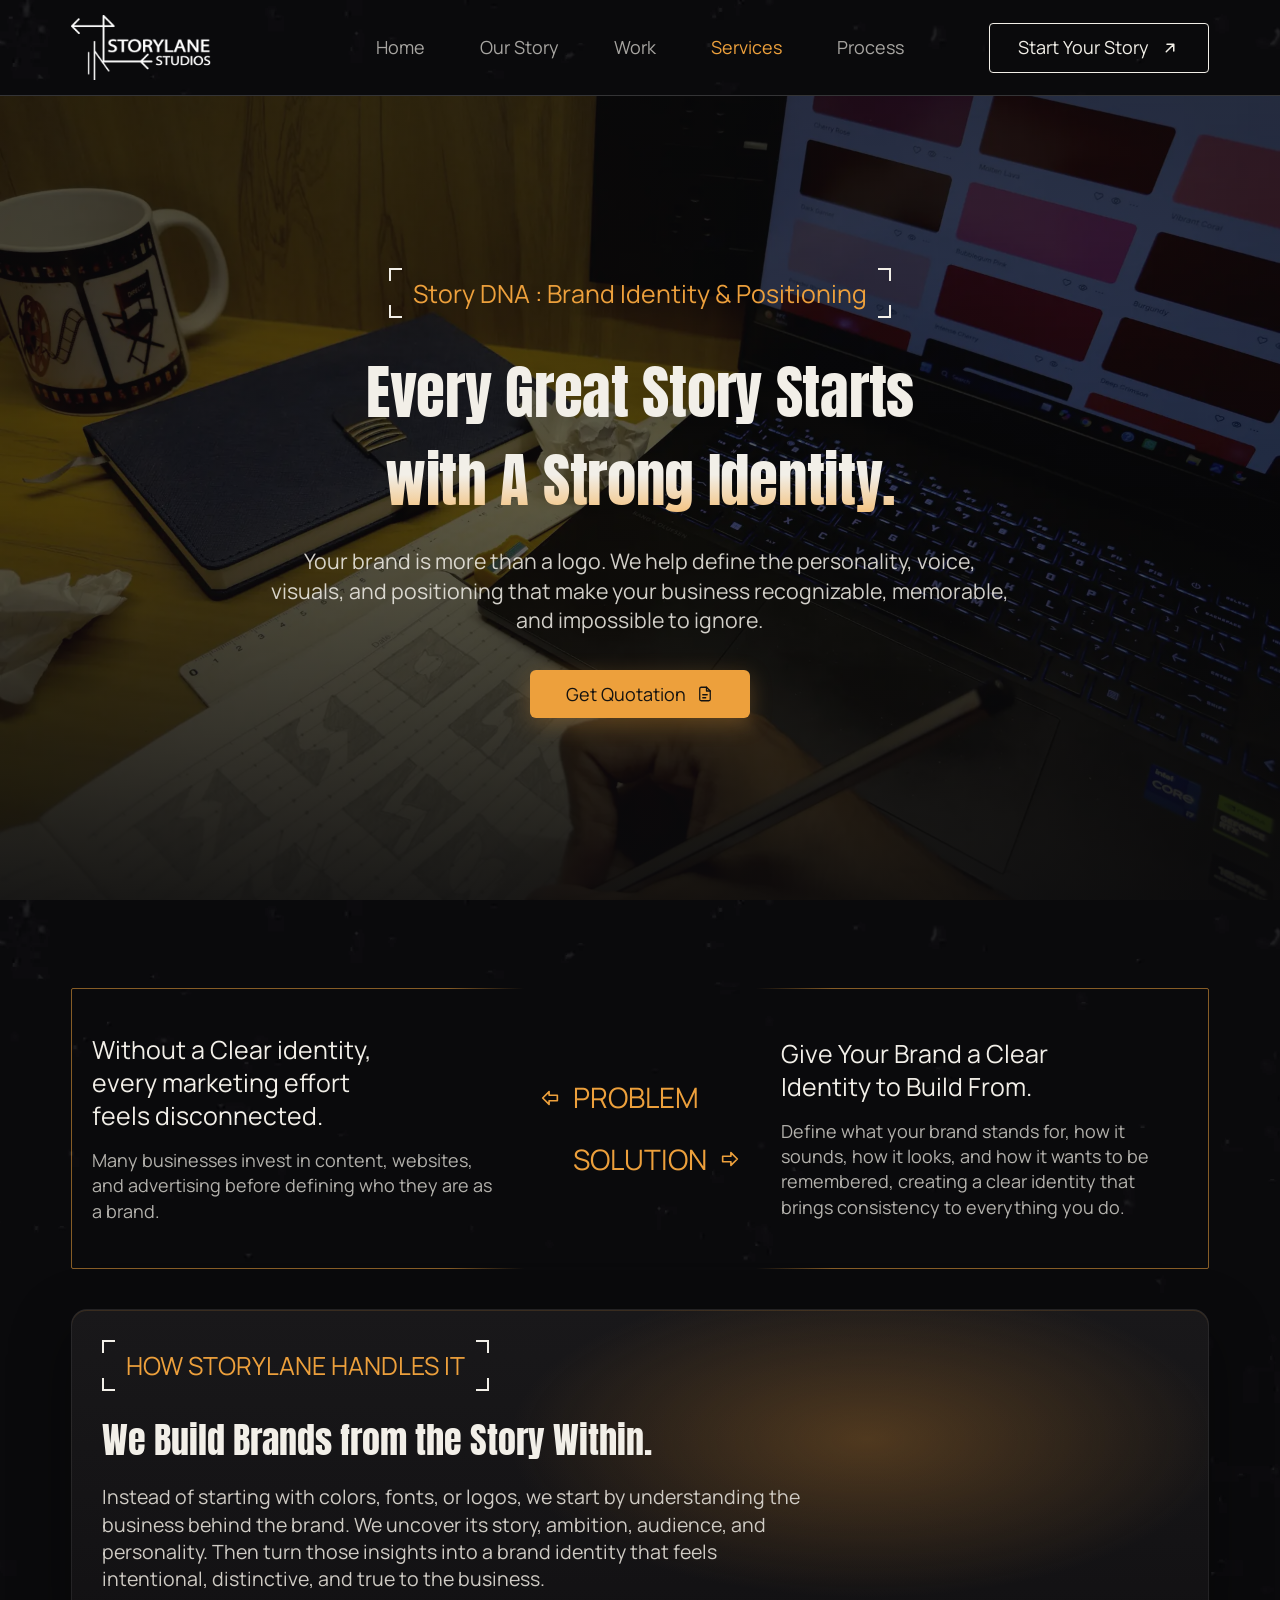
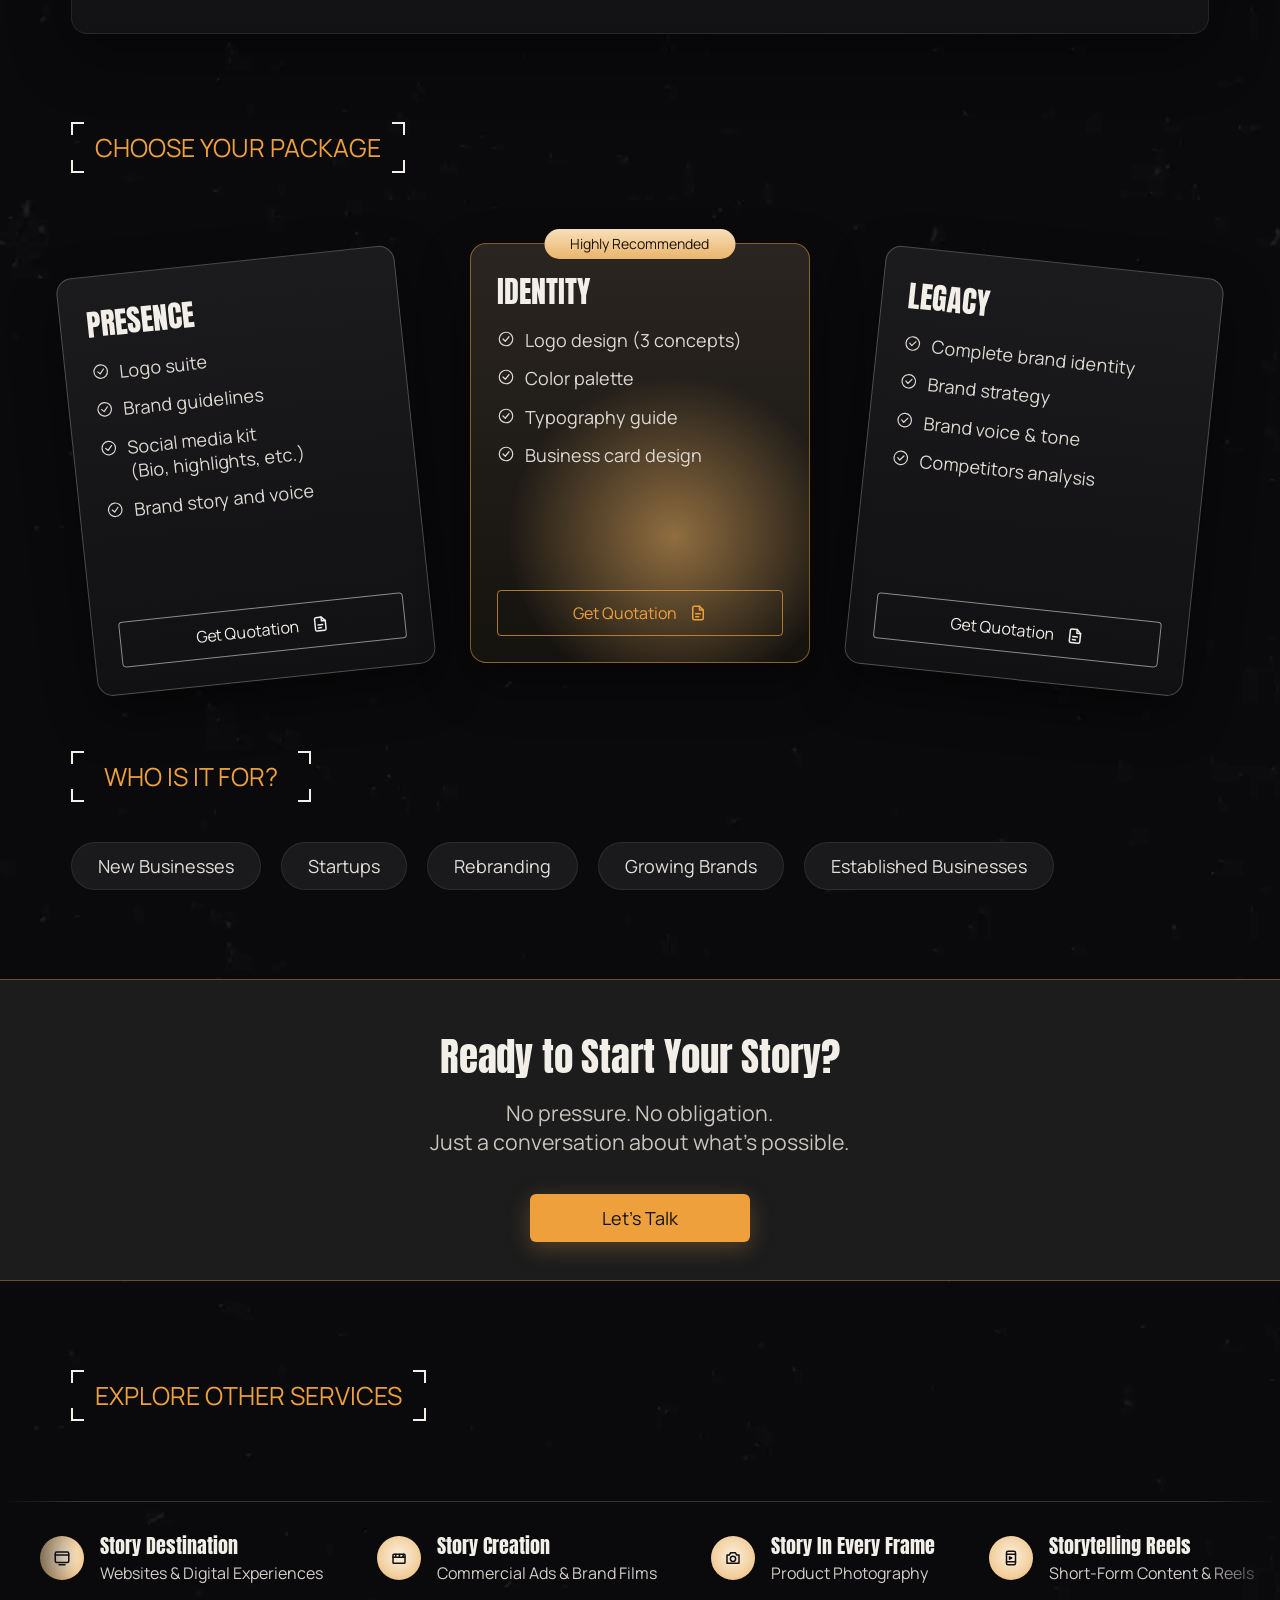
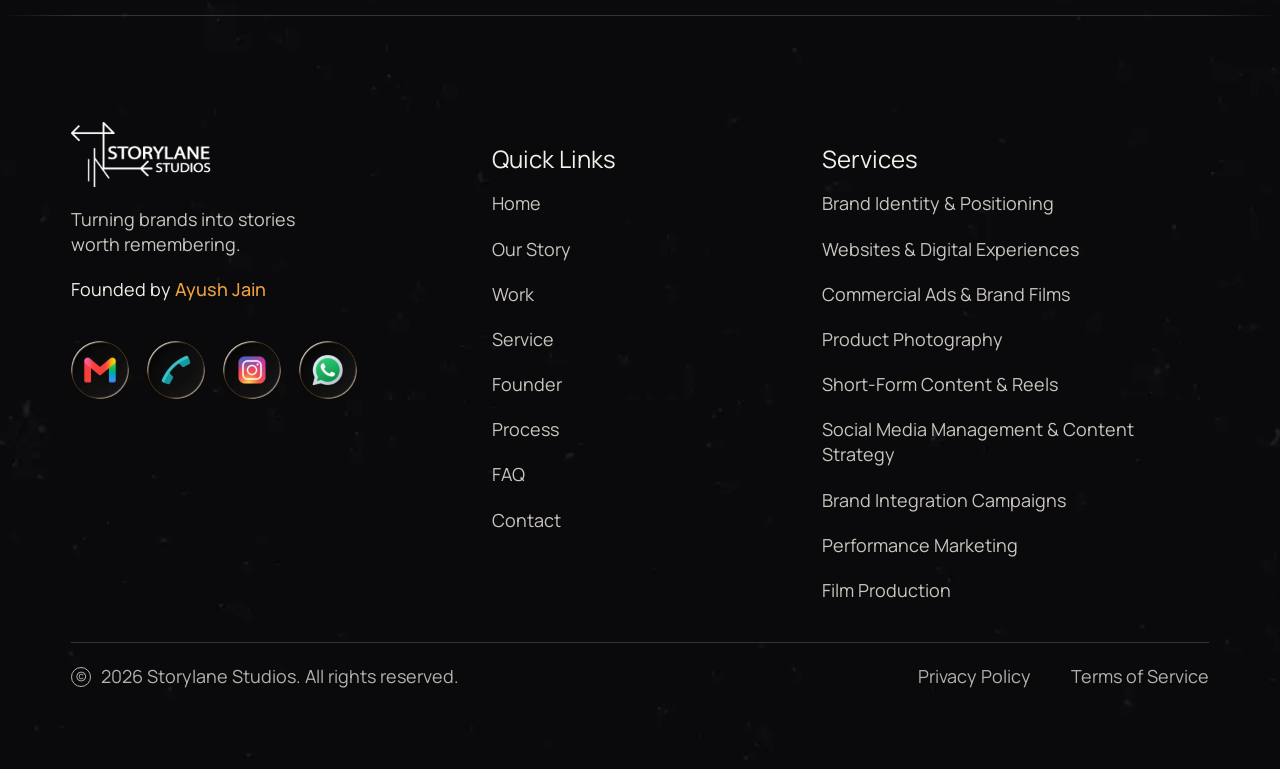
<file: story-dna.html>
<!doctype html>
<html lang="en">
<head>
  <meta charset="utf-8">
  <meta name="viewport" content="width=device-width, initial-scale=1">
  <title>Story DNA: Brand Identity & Positioning — Storylane Studios</title>
  <meta name="description" content="Story DNA by Storylane Studios — brand identity and positioning packages: Presence, Identity and Legacy.">
  <meta name="theme-color" content="#0a0a0c">
  <meta property="og:type" content="website">
  <meta property="og:title" content="Story DNA: Brand Identity & Positioning — Storylane Studios">
  <meta property="og:description" content="Story DNA by Storylane Studios — brand identity and positioning packages: Presence, Identity and Legacy.">
  <meta property="og:image" content="assets/img/studio-still.jpg">
  <meta name="twitter:card" content="summary_large_image">
  <link rel="icon" type="image/png" href="assets/img/logo.png">
  <link rel="preconnect" href="https://fonts.googleapis.com">
  <link rel="preconnect" href="https://fonts.gstatic.com" crossorigin>
  <link href="https://fonts.googleapis.com/css2?family=Anton&family=Inter:wght@400;500&family=Manrope:wght@300;400;500;600&display=swap" rel="stylesheet">
  <link rel="preload" as="image" href="assets/img/pages/story-dna-hero.webp">
  <link rel="stylesheet" href="assets/css/styles.css">
  <link rel="stylesheet" href="assets/css/pages.css">
</head>
<body>
  <a class="skip-link" href="#main">Skip to content</a>

  <!-- @header -->
  <header class="site-header" id="top">
    <div class="container header-inner">
      <a href="index.html#home" class="brand" aria-label="Storylane Studios — home">
        <img src="assets/img/logo.png" alt="Storylane Studios" width="140" height="65">
      </a>
      <nav class="main-nav" id="main-nav" aria-label="Primary">
        <ul>
          <li><a href="index.html#home">Home</a></li>
          <li><a href="index.html#our-story">Our Story</a></li>
          <li><a href="index.html#work">Work</a></li>
          <li><a href="index.html#services" class="is-active">Services</a></li>
          <li><a href="index.html#process">Process</a></li>
        </ul>
        <a href="contact.html" class="btn-outline nav-cta-mobile">Start Your Story <svg viewBox="0 0 24 24" aria-hidden="true"><path d="M7 17 17 7M8 7h9v9"/></svg></a>
      </nav>
      <a href="contact.html" class="btn-outline nav-cta">Start Your Story <svg viewBox="0 0 24 24" aria-hidden="true"><path d="M7 17 17 7M8 7h9v9"/></svg></a>
      <button class="nav-toggle" aria-controls="main-nav" aria-expanded="false" aria-label="Open menu"><span></span><span></span></button>
    </div>
  </header>
  <!-- /@header -->

  <main id="main" class="page-main">
    <section class="svc-hero" aria-labelledby="page-title">
      <img src="assets/img/pages/story-dna-hero.webp" alt="" width="1920" height="1440" fetchpriority="high">
      <div class="container">
        <p class="eyebrow eyebrow--auto"><span>Story DNA : Brand Identity &amp; Positioning</span></p>
        <h1 id="page-title" class="display">Every Great Story Starts<br> <span class="grad">with A Strong Identity.</span></h1>
        <p class="lead">Your brand is more than a logo. We help define the personality, voice, visuals, and positioning that make your business recognizable, memorable, and impossible to ignore.</p>
        <a class="btn-amber" href="contact.html?service=Brand%20Identity%20%26%20Positioning">Get Quotation <svg viewBox="0 0 24 24" aria-hidden="true"><path d="M14 3H7a2 2 0 0 0-2 2v14a2 2 0 0 0 2 2h10a2 2 0 0 0 2-2V8z"/><path d="M14 3v5h5M9 13h6M9 17h4"/></svg></a>
      </div>
    </section>

    <section class="svc-section" aria-label="Problem and solution">
      <div class="container">
        <div class="ps-panel reveal">
          <div>
            <h3>Without a Clear identity,<br>every marketing effort<br>feels disconnected.</h3>
            <p>Many businesses invest in content, websites, and advertising before defining who they are as a brand.</p>
          </div>
          <div class="ps-labels" aria-hidden="true"><span><svg viewBox="0 0 24 24" aria-hidden="true"><path d="M11 5 4 12l7 7v-4h9V9h-9z"/></svg> Problem</span><span>Solution <svg viewBox="0 0 24 24" aria-hidden="true"><path d="m13 5 7 7-7 7v-4H4V9h9z"/></svg></span></div>
          <div>
            <h3>Give Your Brand a Clear<br>Identity to Build From.</h3>
            <p>Define what your brand stands for, how it sounds, how it looks, and how it wants to be remembered, creating a clear identity that brings consistency to everything you do.</p>
          </div>
        </div>
        <div class="handles reveal">
          <p class="eyebrow eyebrow--auto"><span>How Storylane Handles It</span></p>
          <h2>We Build Brands from the Story Within.</h2>
          <p>Instead of starting with colors, fonts, or logos, we start by understanding the business behind the brand. We uncover its story, ambition, audience, and personality. Then turn those insights into a brand identity that feels intentional, distinctive, and true to the business.</p>
        </div>
      </div>
    </section>

    <section class="svc-section" aria-labelledby="pkg-title">
      <div class="container">
        <p class="eyebrow eyebrow--auto" id="pkg-title"><span>Choose Your Package</span></p>
        <div class="packages" data-reveal>
          <article class="pkg">
            <h3>Presence</h3>
            <ul>
              <li><svg viewBox="0 0 24 24" aria-hidden="true"><circle cx="12" cy="12" r="9"/><path d="m8 12 3 3 5-6"/></svg><span>Logo suite</span></li>
              <li><svg viewBox="0 0 24 24" aria-hidden="true"><circle cx="12" cy="12" r="9"/><path d="m8 12 3 3 5-6"/></svg><span>Brand guidelines</span></li>
              <li><svg viewBox="0 0 24 24" aria-hidden="true"><circle cx="12" cy="12" r="9"/><path d="m8 12 3 3 5-6"/></svg><span>Social media kit<br>(Bio, highlights, etc.)</span></li>
              <li><svg viewBox="0 0 24 24" aria-hidden="true"><circle cx="12" cy="12" r="9"/><path d="m8 12 3 3 5-6"/></svg><span>Brand story and voice</span></li>
            </ul>
            <a class="btn-outline" href="contact.html?service=Brand%20Identity%20%26%20Positioning&amp;package=Presence">Get Quotation <svg viewBox="0 0 24 24" aria-hidden="true"><path d="M14 3H7a2 2 0 0 0-2 2v14a2 2 0 0 0 2 2h10a2 2 0 0 0 2-2V8z"/><path d="M14 3v5h5M9 13h6M9 17h4"/></svg></a>
          </article>
          <article class="pkg pkg--featured">
            <span class="pkg-badge">Highly Recommended</span>
            <h3>Identity</h3>
            <ul>
              <li><svg viewBox="0 0 24 24" aria-hidden="true"><circle cx="12" cy="12" r="9"/><path d="m8 12 3 3 5-6"/></svg><span>Logo design (3 concepts)</span></li>
              <li><svg viewBox="0 0 24 24" aria-hidden="true"><circle cx="12" cy="12" r="9"/><path d="m8 12 3 3 5-6"/></svg><span>Color palette</span></li>
              <li><svg viewBox="0 0 24 24" aria-hidden="true"><circle cx="12" cy="12" r="9"/><path d="m8 12 3 3 5-6"/></svg><span>Typography guide</span></li>
              <li><svg viewBox="0 0 24 24" aria-hidden="true"><circle cx="12" cy="12" r="9"/><path d="m8 12 3 3 5-6"/></svg><span>Business card design</span></li>
            </ul>
            <a class="btn-outline" href="contact.html?service=Brand%20Identity%20%26%20Positioning&amp;package=Identity">Get Quotation <svg viewBox="0 0 24 24" aria-hidden="true"><path d="M14 3H7a2 2 0 0 0-2 2v14a2 2 0 0 0 2 2h10a2 2 0 0 0 2-2V8z"/><path d="M14 3v5h5M9 13h6M9 17h4"/></svg></a>
          </article>
          <article class="pkg">
            <h3>Legacy</h3>
            <ul>
              <li><svg viewBox="0 0 24 24" aria-hidden="true"><circle cx="12" cy="12" r="9"/><path d="m8 12 3 3 5-6"/></svg><span>Complete brand identity</span></li>
              <li><svg viewBox="0 0 24 24" aria-hidden="true"><circle cx="12" cy="12" r="9"/><path d="m8 12 3 3 5-6"/></svg><span>Brand strategy</span></li>
              <li><svg viewBox="0 0 24 24" aria-hidden="true"><circle cx="12" cy="12" r="9"/><path d="m8 12 3 3 5-6"/></svg><span>Brand voice &amp; tone</span></li>
              <li><svg viewBox="0 0 24 24" aria-hidden="true"><circle cx="12" cy="12" r="9"/><path d="m8 12 3 3 5-6"/></svg><span>Competitors analysis</span></li>
            </ul>
            <a class="btn-outline" href="contact.html?service=Brand%20Identity%20%26%20Positioning&amp;package=Legacy">Get Quotation <svg viewBox="0 0 24 24" aria-hidden="true"><path d="M14 3H7a2 2 0 0 0-2 2v14a2 2 0 0 0 2 2h10a2 2 0 0 0 2-2V8z"/><path d="M14 3v5h5M9 13h6M9 17h4"/></svg></a>
          </article>
        </div>
      </div>
    </section>

    <section class="svc-section" aria-labelledby="who-title">
      <div class="container">
        <p class="eyebrow eyebrow--auto" id="who-title"><span>Who Is It For?</span></p>
        <ul class="chips">
          <li class="chip">New Businesses</li>
          <li class="chip">Startups</li>
          <li class="chip">Rebranding</li>
          <li class="chip">Growing Brands</li>
          <li class="chip">Established Businesses</li>
        </ul>
      </div>
    </section>

    <section class="cta cta--next" style="margin-top:clamp(64px,6.9vw,100px)" aria-labelledby="cta-title">
      <div class="container">
        <h2 id="cta-title" class="display">Ready to Start Your Story?</h2>
        <p>No pressure. No obligation.<br>Just a conversation about what’s possible.</p>
        <a class="btn-amber" href="contact.html">Let’s Talk</a>
      </div>
    </section>

    <section class="explore" aria-labelledby="other-title">
      <div class="container">
        <p class="eyebrow eyebrow--auto" id="other-title"><span>Explore Other Services</span></p>
      </div>
      <div class="marquee">
        <div class="marquee-track">
            <a class="mq-item" href="work-websites.html"><span class="step-icon"><svg viewBox="0 0 24 24" aria-hidden="true"><rect x="3" y="4" width="18" height="14" rx="2"/><path d="M3 8h18M8 21h8"/></svg></span><span><strong>Story Destination</strong><span class="sub">Websites &amp; Digital Experiences</span></span></a>
            <a class="mq-item" href="work-commercial.html"><span class="step-icon"><svg viewBox="0 0 24 24" aria-hidden="true"><rect x="4" y="7" width="16" height="12" rx="1"/><path d="M4 11h16M8 7l-1 4M13 7l-1 4M18 7l-1 4"/></svg></span><span><strong>Story Creation</strong><span class="sub">Commercial Ads &amp; Brand Films</span></span></a>
            <a class="mq-item" href="work-product-photography.html"><span class="step-icon"><svg viewBox="0 0 24 24" aria-hidden="true"><path d="M4 8h3l2-3h6l2 3h3v11H4z"/><circle cx="12" cy="13" r="3.5"/></svg></span><span><strong>Story In Every Frame</strong><span class="sub">Product Photography</span></span></a>
            <a class="mq-item" href="work-short-form.html"><span class="step-icon"><svg viewBox="0 0 24 24" aria-hidden="true"><rect x="6" y="3" width="12" height="18" rx="2"/><path d="M6 7h12M6 17h12M10 10.5v3l3-1.5z"/></svg></span><span><strong>Storytelling Reels</strong><span class="sub">Short-Form Content &amp; Reels</span></span></a>
            <a class="mq-item" href="work-social-media.html"><span class="step-icon"><svg viewBox="0 0 24 24" aria-hidden="true"><rect x="7" y="3" width="10" height="18" rx="2"/><path d="M10 7h4M10 11h4M10 15h2"/></svg></span><span><strong>Story Chapters</strong><span class="sub">Social Media Management &amp; Content Strategy</span></span></a>
            <a class="mq-item" href="work-brand-integration.html"><span class="step-icon"><svg viewBox="0 0 24 24" aria-hidden="true"><path d="M3 12V4h8l10 10-8 8z"/><circle cx="7.5" cy="8.5" r="1.4"/></svg></span><span><strong>Stories That Sell</strong><span class="sub">Brand Integration Campaigns</span></span></a>
            <a class="mq-item" href="index.html#services"><span class="step-icon"><svg viewBox="0 0 24 24" aria-hidden="true"><rect x="3" y="4" width="18" height="16" rx="2"/><path d="m7 15 3-3 3 2 4-5"/></svg></span><span><strong>Story Reach</strong><span class="sub">Performance Marketing</span></span></a>
            <a class="mq-item" href="index.html#services"><span class="step-icon"><svg viewBox="0 0 24 24" aria-hidden="true"><path d="M4 10h16v9H4zM4 10l2-5 14 0-2 5M9 5l-1.5 5M14 5l-1.5 5"/></svg></span><span><strong>Story Motion</strong><span class="sub">Film Production</span></span></a>
        </div>
      </div>
    </section>
  </main>

  <!-- @footer -->
  <footer class="site-footer site-footer--page">
    <div class="container">
      <div class="footer-grid">
        <div class="footer-brand">
          <a href="index.html#home" class="brand"><img src="assets/img/logo.png" alt="Storylane Studios" width="140" height="65" loading="lazy"></a>
          <p>Turning brands into stories<br>worth remembering.</p>
          <p class="founded">Founded by <a href="index.html#founder">Ayush Jain</a></p>
          <ul class="socials">
            <li><a href="mailto:connect.storylanestudios@gmail.com" aria-label="Email connect.storylanestudios@gmail.com"><img src="assets/img/icon-mail.png" alt="" width="58" height="58" loading="lazy"></a></li>
            <li><a href="tel:+918218527215" aria-label="Call +91 8218527215"><img src="assets/img/icon-phone.png" alt="" width="58" height="58" loading="lazy"></a></li>
            <li><a href="https://www.instagram.com/storylane.studios/" target="_blank" rel="noopener" aria-label="Instagram @storylane.studios"><img src="assets/img/icon-instagram.png" alt="" width="58" height="58" loading="lazy"></a></li>
            <li><a href="https://wa.me/918218527215" target="_blank" rel="noopener" aria-label="WhatsApp +91 8218527215"><img src="assets/img/icon-whatsapp.png" alt="" width="58" height="58" loading="lazy"></a></li>
          </ul>
        </div>
        <nav class="footer-col" aria-label="Quick links">
          <h2>Quick Links</h2>
          <ul>
            <li><a href="index.html#home">Home</a></li>
            <li><a href="index.html#our-story">Our Story</a></li>
            <li><a href="index.html#work">Work</a></li>
            <li><a href="index.html#services">Service</a></li>
            <li><a href="index.html#founder">Founder</a></li>
            <li><a href="index.html#process">Process</a></li>
            <li><a href="index.html#faq">FAQ</a></li>
            <li><a href="contact.html">Contact</a></li>
          </ul>
        </nav>
        <div class="footer-col">
          <h2>Services</h2>
          <ul>
            <li><a href="story-dna.html">Brand Identity &amp; Positioning</a></li>
            <li><a href="work-websites.html">Websites &amp; Digital Experiences</a></li>
            <li><a href="work-commercial.html">Commercial Ads &amp; Brand Films</a></li>
            <li><a href="work-product-photography.html">Product Photography</a></li>
            <li><a href="work-short-form.html">Short-Form Content &amp; Reels</a></li>
            <li><a href="work-social-media.html">Social Media Management &amp; Content Strategy</a></li>
            <li><a href="work-brand-integration.html">Brand Integration Campaigns</a></li>
            <li><a href="index.html#services">Performance Marketing</a></li>
            <li><a href="index.html#services">Film Production</a></li>
          </ul>
        </div>
      </div>
      <div class="footer-bottom">
        <p><span class="copy" aria-hidden="true">©</span> 2026 Storylane Studios. All rights reserved.</p>
        <ul>
          <li><a href="#">Privacy Policy</a></li>
          <li><a href="#">Terms of Service</a></li>
        </ul>
      </div>
    </div>
  </footer>
  <!-- /@footer -->

  <script src="assets/js/main.js" defer></script>
</body>
</html>
</file>
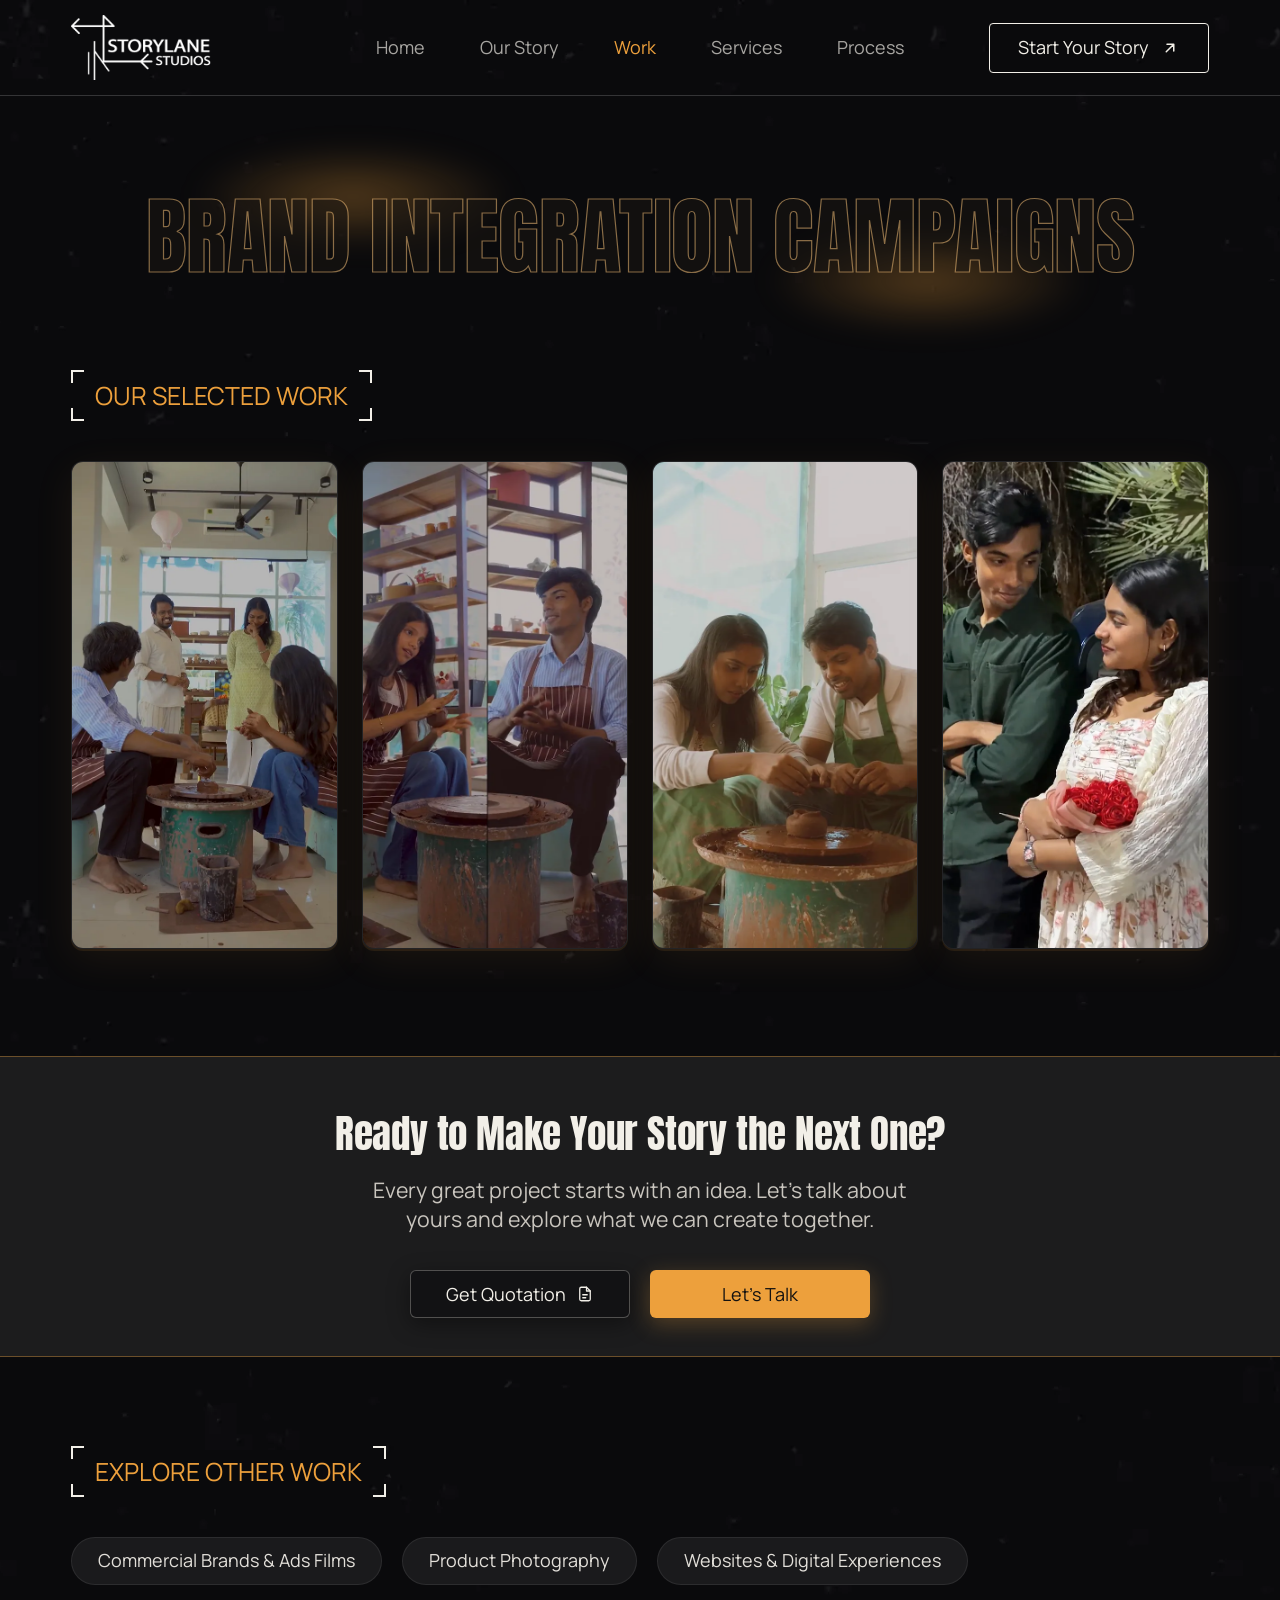
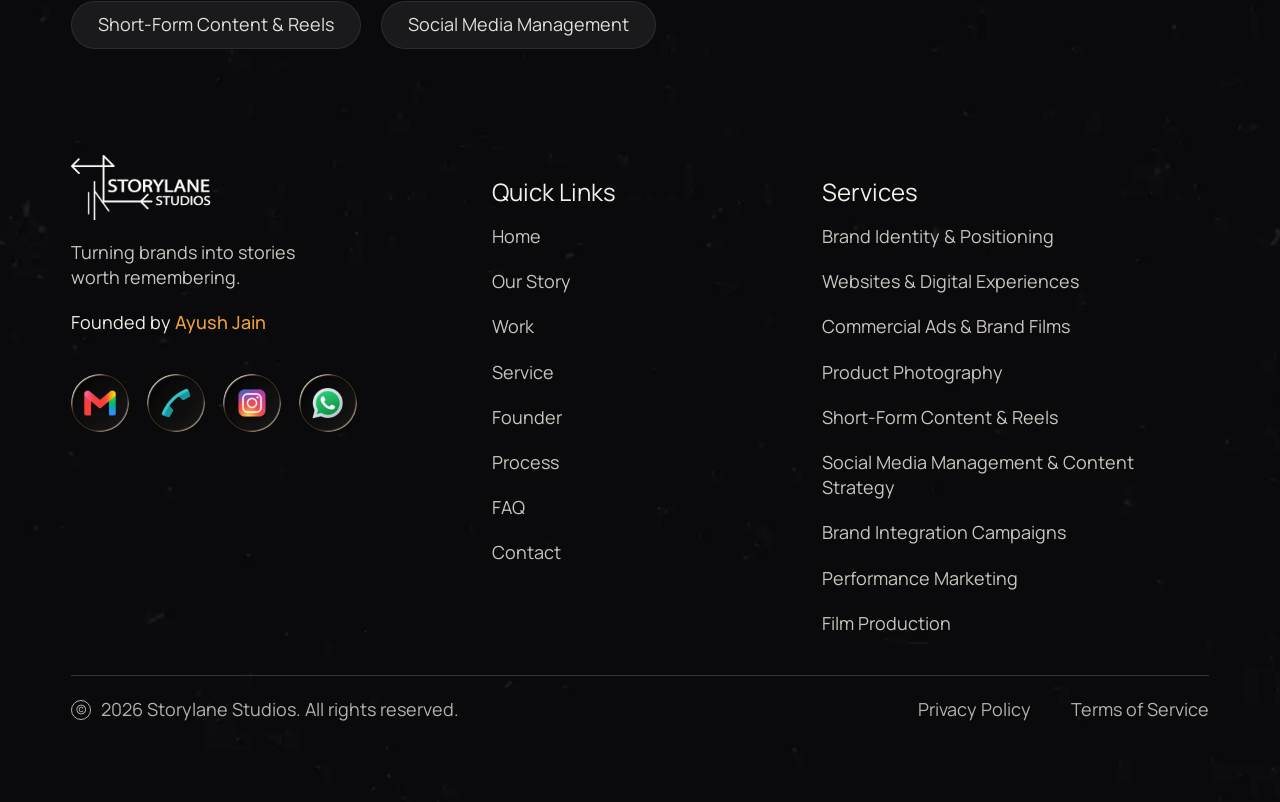
<file: work-brand-integration.html>
<!doctype html>
<html lang="en">
<head>
  <meta charset="utf-8">
  <meta name="viewport" content="width=device-width, initial-scale=1">
  <title>Brand Integration Campaigns — Storylane Studios</title>
  <meta name="description" content="Brand integration campaigns by Storylane Studios — brands woven naturally into stories audiences love.">
  <meta name="theme-color" content="#0a0a0c">
  <meta property="og:type" content="website">
  <meta property="og:title" content="Brand Integration Campaigns — Storylane Studios">
  <meta property="og:description" content="Brand integration campaigns by Storylane Studios — brands woven naturally into stories audiences love.">
  <meta property="og:image" content="assets/img/studio-still.jpg">
  <meta name="twitter:card" content="summary_large_image">
  <link rel="icon" type="image/png" href="assets/img/logo.png">
  <link rel="preconnect" href="https://fonts.googleapis.com">
  <link rel="preconnect" href="https://fonts.gstatic.com" crossorigin>
  <link href="https://fonts.googleapis.com/css2?family=Anton&family=Inter:wght@400;500&family=Manrope:wght@300;400;500;600&display=swap" rel="stylesheet">
  <link rel="stylesheet" href="assets/css/styles.css">
  <link rel="stylesheet" href="assets/css/pages.css">
</head>
<body>
  <a class="skip-link" href="#main">Skip to content</a>

  <!-- @header -->
  <header class="site-header" id="top">
    <div class="container header-inner">
      <a href="index.html#home" class="brand" aria-label="Storylane Studios — home">
        <img src="assets/img/logo.png" alt="Storylane Studios" width="140" height="65">
      </a>
      <nav class="main-nav" id="main-nav" aria-label="Primary">
        <ul>
          <li><a href="index.html#home">Home</a></li>
          <li><a href="index.html#our-story">Our Story</a></li>
          <li><a href="index.html#work" class="is-active">Work</a></li>
          <li><a href="index.html#services">Services</a></li>
          <li><a href="index.html#process">Process</a></li>
        </ul>
        <a href="contact.html" class="btn-outline nav-cta-mobile">Start Your Story <svg viewBox="0 0 24 24" aria-hidden="true"><path d="M7 17 17 7M8 7h9v9"/></svg></a>
      </nav>
      <a href="contact.html" class="btn-outline nav-cta">Start Your Story <svg viewBox="0 0 24 24" aria-hidden="true"><path d="M7 17 17 7M8 7h9v9"/></svg></a>
      <button class="nav-toggle" aria-controls="main-nav" aria-expanded="false" aria-label="Open menu"><span></span><span></span></button>
    </div>
  </header>
  <!-- /@header -->

  <main id="main" class="page-main">
    <section class="cat-hero" aria-labelledby="page-title">
      <div class="container">
        <h1 id="page-title" class="outline-title">Brand Integration Campaigns<span class="sweep" aria-hidden="true">Brand Integration Campaigns</span></h1>
      </div>
    </section>
    <section class="cat-block">
      <div class="container">
        <div class="cat-head">
          <p class="eyebrow eyebrow--auto"><span>Our Selected Work</span></p>
        </div>
        <div class="grid-reels">
          <figure class="media-tile tile-in" style="--i:0"><img src="assets/img/work/reel-pottery-group.webp" alt="Brand integration reel at a pottery studio" loading="lazy"></figure>
          <figure class="media-tile tile-in" style="--i:1"><img src="assets/img/work/reel-pottery-wheel.webp" alt="Pottery wheel brand integration reel" loading="lazy"></figure>
          <figure class="media-tile tile-in" style="--i:2"><img src="assets/img/work/reel-pottery-couple.webp" alt="Couple at the pottery wheel reel" loading="lazy"></figure>
          <figure class="media-tile tile-in" style="--i:3"><img src="assets/img/work/reel-flowers.webp" alt="Couple with roses brand integration reel" loading="lazy"></figure>
        </div>
      </div>
    </section>
    <section class="cta cta--next" aria-labelledby="cta-title">
      <div class="container">
        <h2 id="cta-title" class="display">Ready to Make Your Story the Next One?</h2>
        <p>Every great project starts with an idea. Let’s talk about<br class="br-lg"> yours and explore what we can create together.</p>
        <div class="cta-actions">
          <a class="btn-dark" href="contact.html?service=Brand Integration Campaigns">Get Quotation <svg viewBox="0 0 24 24" aria-hidden="true"><path d="M14 3H7a2 2 0 0 0-2 2v14a2 2 0 0 0 2 2h10a2 2 0 0 0 2-2V8z"/><path d="M14 3v5h5M9 13h6M9 17h4"/></svg></a>
          <a class="btn-amber" href="contact.html">Let’s Talk</a>
        </div>
      </div>
    </section>
    <section class="explore" aria-label="Explore other work">
      <div class="container">
        <p class="eyebrow eyebrow--auto"><span>Explore Other Work</span></p>
        <div class="chips">
          <a class="chip" href="work-commercial.html">Commercial Brands &amp; Ads Films</a>
          <a class="chip" href="work-product-photography.html">Product Photography</a>
          <a class="chip" href="work-websites.html">Websites &amp; Digital Experiences</a>
          <a class="chip" href="work-short-form.html">Short-Form Content &amp; Reels</a>
          <a class="chip" href="work-social-media.html">Social Media Management</a>
        </div>
      </div>
    </section>
  </main>

  <!-- @footer -->
  <footer class="site-footer site-footer--page">
    <div class="container">
      <div class="footer-grid">
        <div class="footer-brand">
          <a href="index.html#home" class="brand"><img src="assets/img/logo.png" alt="Storylane Studios" width="140" height="65" loading="lazy"></a>
          <p>Turning brands into stories<br>worth remembering.</p>
          <p class="founded">Founded by <a href="index.html#founder">Ayush Jain</a></p>
          <ul class="socials">
            <li><a href="mailto:connect.storylanestudios@gmail.com" aria-label="Email connect.storylanestudios@gmail.com"><img src="assets/img/icon-mail.png" alt="" width="58" height="58" loading="lazy"></a></li>
            <li><a href="tel:+918218527215" aria-label="Call +91 8218527215"><img src="assets/img/icon-phone.png" alt="" width="58" height="58" loading="lazy"></a></li>
            <li><a href="https://www.instagram.com/storylane.studios/" target="_blank" rel="noopener" aria-label="Instagram @storylane.studios"><img src="assets/img/icon-instagram.png" alt="" width="58" height="58" loading="lazy"></a></li>
            <li><a href="https://wa.me/918218527215" target="_blank" rel="noopener" aria-label="WhatsApp +91 8218527215"><img src="assets/img/icon-whatsapp.png" alt="" width="58" height="58" loading="lazy"></a></li>
          </ul>
        </div>
        <nav class="footer-col" aria-label="Quick links">
          <h2>Quick Links</h2>
          <ul>
            <li><a href="index.html#home">Home</a></li>
            <li><a href="index.html#our-story">Our Story</a></li>
            <li><a href="index.html#work">Work</a></li>
            <li><a href="index.html#services">Service</a></li>
            <li><a href="index.html#founder">Founder</a></li>
            <li><a href="index.html#process">Process</a></li>
            <li><a href="index.html#faq">FAQ</a></li>
            <li><a href="contact.html">Contact</a></li>
          </ul>
        </nav>
        <div class="footer-col">
          <h2>Services</h2>
          <ul>
            <li><a href="story-dna.html">Brand Identity &amp; Positioning</a></li>
            <li><a href="work-websites.html">Websites &amp; Digital Experiences</a></li>
            <li><a href="work-commercial.html">Commercial Ads &amp; Brand Films</a></li>
            <li><a href="work-product-photography.html">Product Photography</a></li>
            <li><a href="work-short-form.html">Short-Form Content &amp; Reels</a></li>
            <li><a href="work-social-media.html">Social Media Management &amp; Content Strategy</a></li>
            <li><a href="work-brand-integration.html">Brand Integration Campaigns</a></li>
            <li><a href="index.html#services">Performance Marketing</a></li>
            <li><a href="index.html#services">Film Production</a></li>
          </ul>
        </div>
      </div>
      <div class="footer-bottom">
        <p><span class="copy" aria-hidden="true">©</span> 2026 Storylane Studios. All rights reserved.</p>
        <ul>
          <li><a href="#">Privacy Policy</a></li>
          <li><a href="#">Terms of Service</a></li>
        </ul>
      </div>
    </div>
  </footer>
  <!-- /@footer -->

  <script src="assets/js/main.js" defer></script>
</body>
</html>
</file>
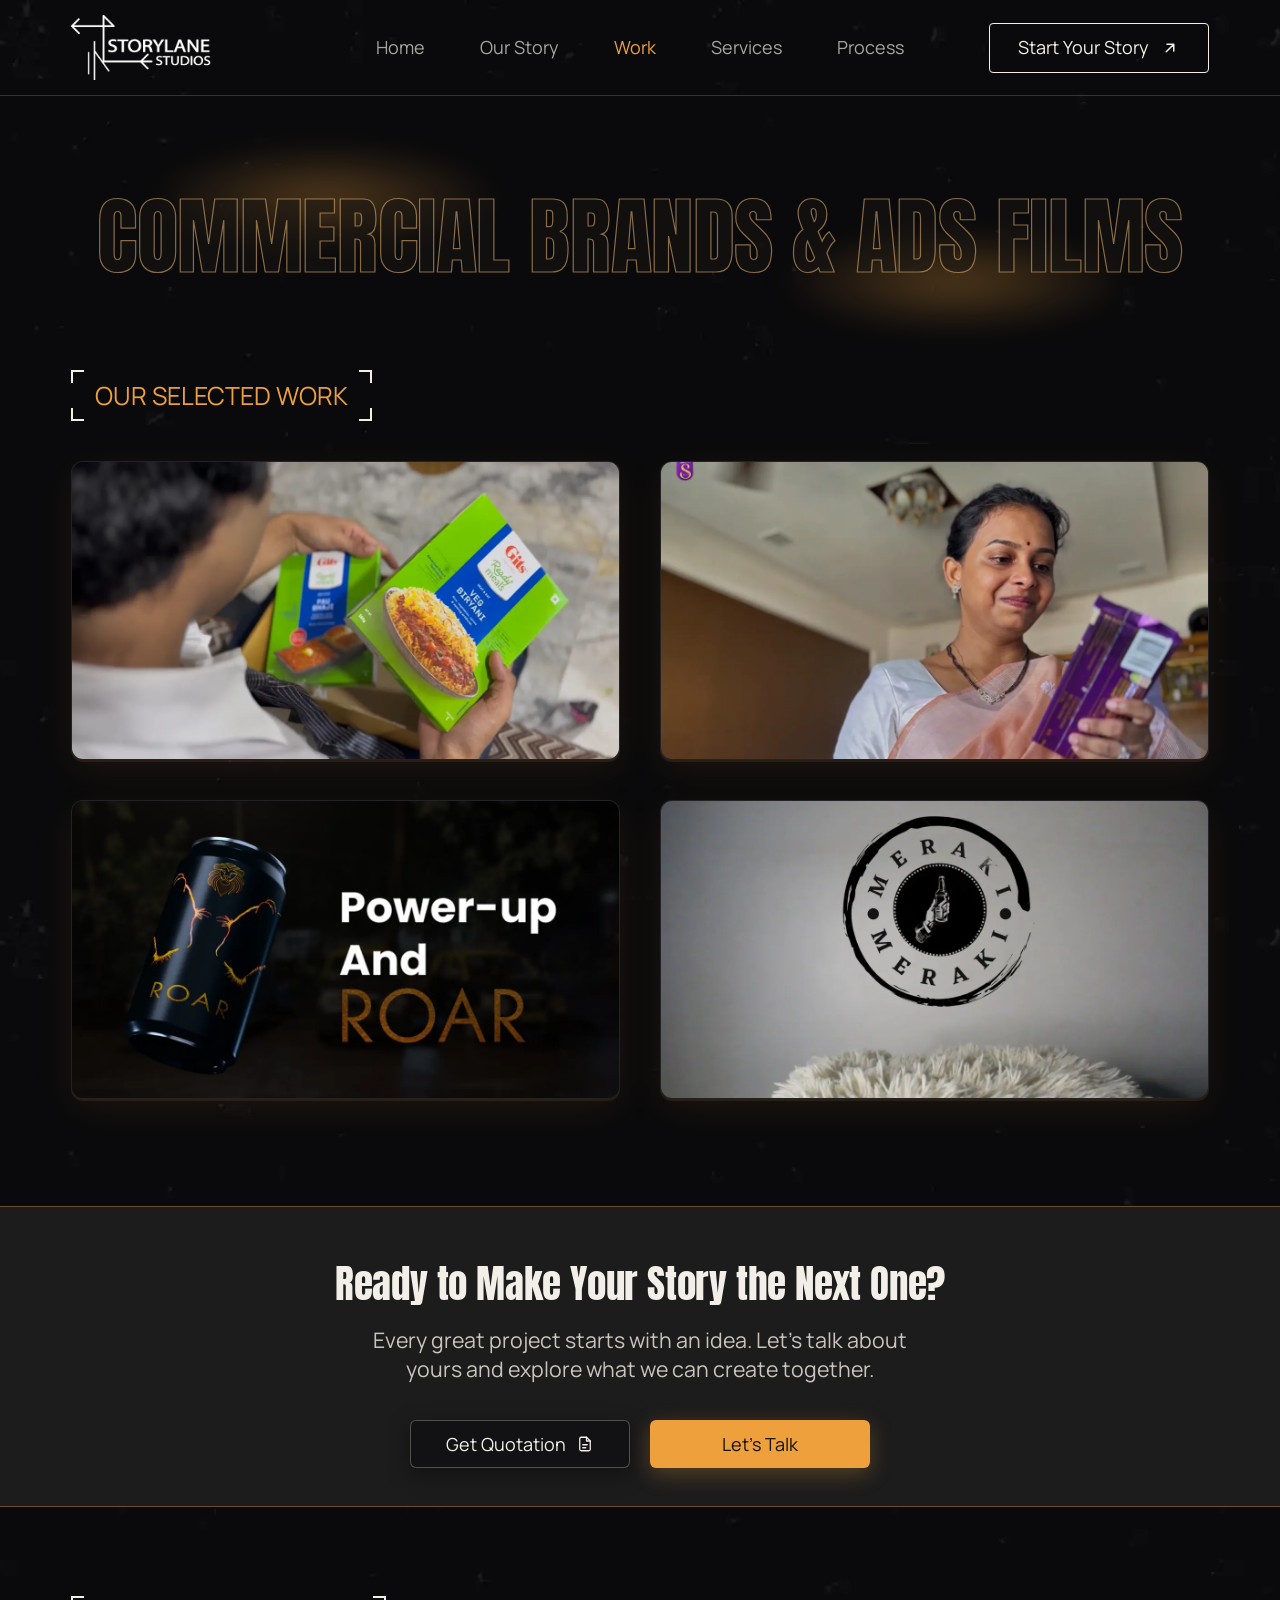
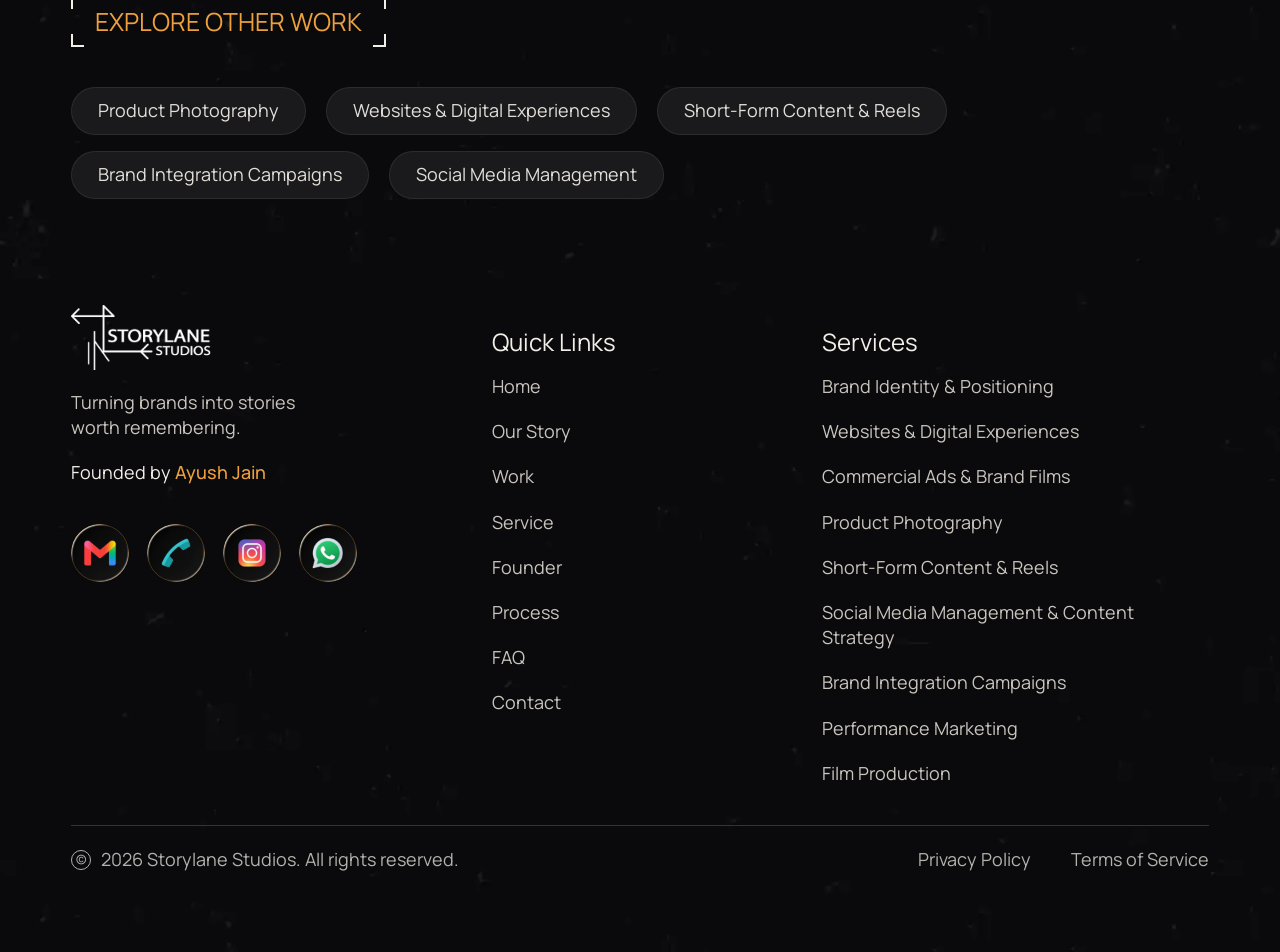
<file: work-commercial.html>
<!doctype html>
<html lang="en">
<head>
  <meta charset="utf-8">
  <meta name="viewport" content="width=device-width, initial-scale=1">
  <title>Commercial Brands & Ads Films — Storylane Studios</title>
  <meta name="description" content="Commercial ads and brand films by Storylane Studios, Mumbai — cinematic product and brand storytelling.">
  <meta name="theme-color" content="#0a0a0c">
  <meta property="og:type" content="website">
  <meta property="og:title" content="Commercial Brands & Ads Films — Storylane Studios">
  <meta property="og:description" content="Commercial ads and brand films by Storylane Studios, Mumbai — cinematic product and brand storytelling.">
  <meta property="og:image" content="assets/img/studio-still.jpg">
  <meta name="twitter:card" content="summary_large_image">
  <link rel="icon" type="image/png" href="assets/img/logo.png">
  <link rel="preconnect" href="https://fonts.googleapis.com">
  <link rel="preconnect" href="https://fonts.gstatic.com" crossorigin>
  <link href="https://fonts.googleapis.com/css2?family=Anton&family=Inter:wght@400;500&family=Manrope:wght@300;400;500;600&display=swap" rel="stylesheet">
  <link rel="stylesheet" href="assets/css/styles.css">
  <link rel="stylesheet" href="assets/css/pages.css">
</head>
<body>
  <a class="skip-link" href="#main">Skip to content</a>

  <!-- @header -->
  <header class="site-header" id="top">
    <div class="container header-inner">
      <a href="index.html#home" class="brand" aria-label="Storylane Studios — home">
        <img src="assets/img/logo.png" alt="Storylane Studios" width="140" height="65">
      </a>
      <nav class="main-nav" id="main-nav" aria-label="Primary">
        <ul>
          <li><a href="index.html#home">Home</a></li>
          <li><a href="index.html#our-story">Our Story</a></li>
          <li><a href="index.html#work" class="is-active">Work</a></li>
          <li><a href="index.html#services">Services</a></li>
          <li><a href="index.html#process">Process</a></li>
        </ul>
        <a href="contact.html" class="btn-outline nav-cta-mobile">Start Your Story <svg viewBox="0 0 24 24" aria-hidden="true"><path d="M7 17 17 7M8 7h9v9"/></svg></a>
      </nav>
      <a href="contact.html" class="btn-outline nav-cta">Start Your Story <svg viewBox="0 0 24 24" aria-hidden="true"><path d="M7 17 17 7M8 7h9v9"/></svg></a>
      <button class="nav-toggle" aria-controls="main-nav" aria-expanded="false" aria-label="Open menu"><span></span><span></span></button>
    </div>
  </header>
  <!-- /@header -->

  <main id="main" class="page-main">
    <section class="cat-hero" aria-labelledby="page-title">
      <div class="container">
        <h1 id="page-title" class="outline-title">Commercial Brands &amp; Ads Films<span class="sweep" aria-hidden="true">Commercial Brands &amp; Ads Films</span></h1>
      </div>
    </section>
    <section class="cat-block">
      <div class="container">
        <div class="cat-head">
          <p class="eyebrow eyebrow--auto"><span>Our Selected Work</span></p>
        </div>
        <div class="grid-wide">
          <figure class="media-tile tile-in" style="--i:0"><img src="assets/img/work/commercial-chings.webp" alt="Ching’s Secret product ad film" loading="lazy"></figure>
          <figure class="media-tile tile-in" style="--i:1"><img src="assets/img/work/commercial-silk.webp" alt="Cadbury Silk commercial with a home cook" loading="lazy"></figure>
          <figure class="media-tile tile-in" style="--i:2"><img src="assets/img/work/commercial-roar.webp" alt="ROAR energy drink ad film — Power-up and Roar" loading="lazy"></figure>
          <figure class="media-tile tile-in" style="--i:3"><img src="assets/img/work/commercial-meraki.webp" alt="Meraki brand film logo reveal" loading="lazy"></figure>
        </div>
      </div>
    </section>
    <section class="cta cta--next" aria-labelledby="cta-title">
      <div class="container">
        <h2 id="cta-title" class="display">Ready to Make Your Story the Next One?</h2>
        <p>Every great project starts with an idea. Let’s talk about<br class="br-lg"> yours and explore what we can create together.</p>
        <div class="cta-actions">
          <a class="btn-dark" href="contact.html?service=Commercial Ads &amp; Brand Films">Get Quotation <svg viewBox="0 0 24 24" aria-hidden="true"><path d="M14 3H7a2 2 0 0 0-2 2v14a2 2 0 0 0 2 2h10a2 2 0 0 0 2-2V8z"/><path d="M14 3v5h5M9 13h6M9 17h4"/></svg></a>
          <a class="btn-amber" href="contact.html">Let’s Talk</a>
        </div>
      </div>
    </section>
    <section class="explore" aria-label="Explore other work">
      <div class="container">
        <p class="eyebrow eyebrow--auto"><span>Explore Other Work</span></p>
        <div class="chips">
          <a class="chip" href="work-product-photography.html">Product Photography</a>
          <a class="chip" href="work-websites.html">Websites &amp; Digital Experiences</a>
          <a class="chip" href="work-short-form.html">Short-Form Content &amp; Reels</a>
          <a class="chip" href="work-brand-integration.html">Brand Integration Campaigns</a>
          <a class="chip" href="work-social-media.html">Social Media Management</a>
        </div>
      </div>
    </section>
  </main>

  <!-- @footer -->
  <footer class="site-footer site-footer--page">
    <div class="container">
      <div class="footer-grid">
        <div class="footer-brand">
          <a href="index.html#home" class="brand"><img src="assets/img/logo.png" alt="Storylane Studios" width="140" height="65" loading="lazy"></a>
          <p>Turning brands into stories<br>worth remembering.</p>
          <p class="founded">Founded by <a href="index.html#founder">Ayush Jain</a></p>
          <ul class="socials">
            <li><a href="mailto:connect.storylanestudios@gmail.com" aria-label="Email connect.storylanestudios@gmail.com"><img src="assets/img/icon-mail.png" alt="" width="58" height="58" loading="lazy"></a></li>
            <li><a href="tel:+918218527215" aria-label="Call +91 8218527215"><img src="assets/img/icon-phone.png" alt="" width="58" height="58" loading="lazy"></a></li>
            <li><a href="https://www.instagram.com/storylane.studios/" target="_blank" rel="noopener" aria-label="Instagram @storylane.studios"><img src="assets/img/icon-instagram.png" alt="" width="58" height="58" loading="lazy"></a></li>
            <li><a href="https://wa.me/918218527215" target="_blank" rel="noopener" aria-label="WhatsApp +91 8218527215"><img src="assets/img/icon-whatsapp.png" alt="" width="58" height="58" loading="lazy"></a></li>
          </ul>
        </div>
        <nav class="footer-col" aria-label="Quick links">
          <h2>Quick Links</h2>
          <ul>
            <li><a href="index.html#home">Home</a></li>
            <li><a href="index.html#our-story">Our Story</a></li>
            <li><a href="index.html#work">Work</a></li>
            <li><a href="index.html#services">Service</a></li>
            <li><a href="index.html#founder">Founder</a></li>
            <li><a href="index.html#process">Process</a></li>
            <li><a href="index.html#faq">FAQ</a></li>
            <li><a href="contact.html">Contact</a></li>
          </ul>
        </nav>
        <div class="footer-col">
          <h2>Services</h2>
          <ul>
            <li><a href="story-dna.html">Brand Identity &amp; Positioning</a></li>
            <li><a href="work-websites.html">Websites &amp; Digital Experiences</a></li>
            <li><a href="work-commercial.html">Commercial Ads &amp; Brand Films</a></li>
            <li><a href="work-product-photography.html">Product Photography</a></li>
            <li><a href="work-short-form.html">Short-Form Content &amp; Reels</a></li>
            <li><a href="work-social-media.html">Social Media Management &amp; Content Strategy</a></li>
            <li><a href="work-brand-integration.html">Brand Integration Campaigns</a></li>
            <li><a href="index.html#services">Performance Marketing</a></li>
            <li><a href="index.html#services">Film Production</a></li>
          </ul>
        </div>
      </div>
      <div class="footer-bottom">
        <p><span class="copy" aria-hidden="true">©</span> 2026 Storylane Studios. All rights reserved.</p>
        <ul>
          <li><a href="#">Privacy Policy</a></li>
          <li><a href="#">Terms of Service</a></li>
        </ul>
      </div>
    </div>
  </footer>
  <!-- /@footer -->

  <script src="assets/js/main.js" defer></script>
</body>
</html>
</file>
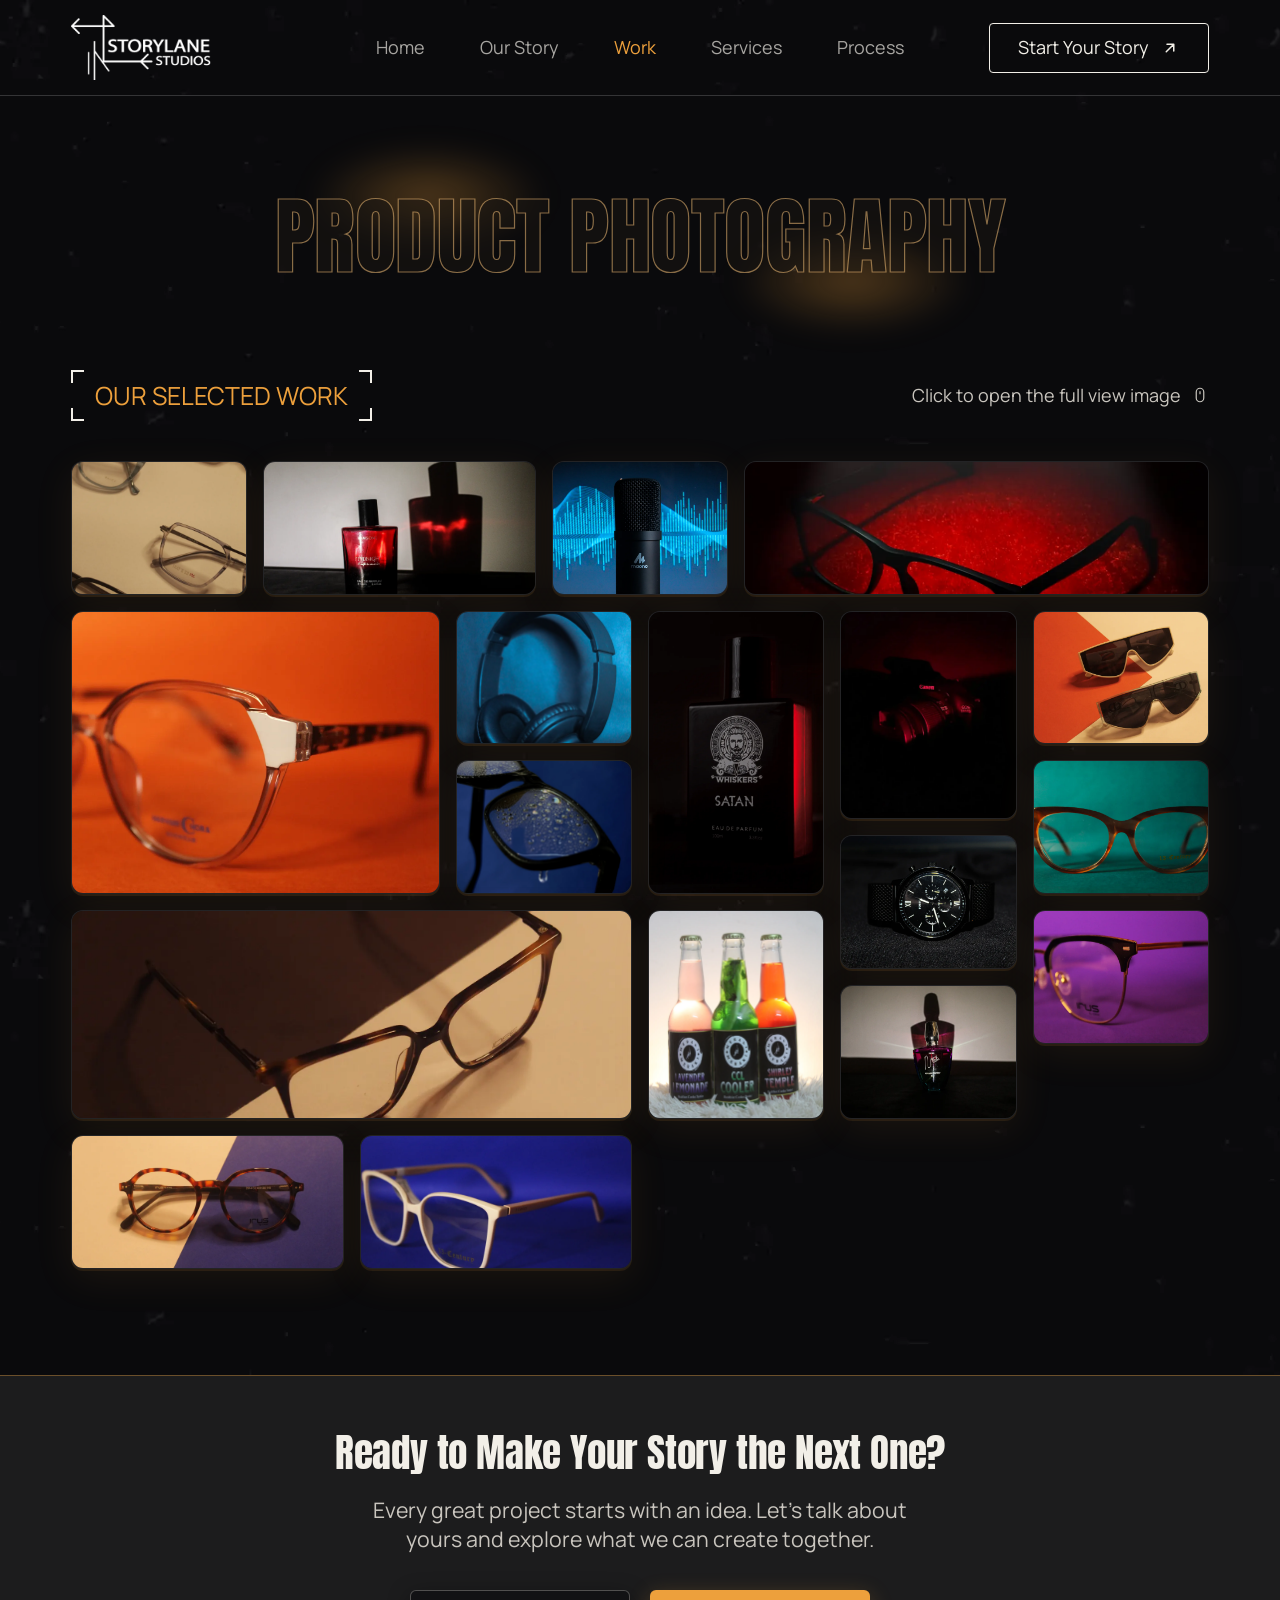
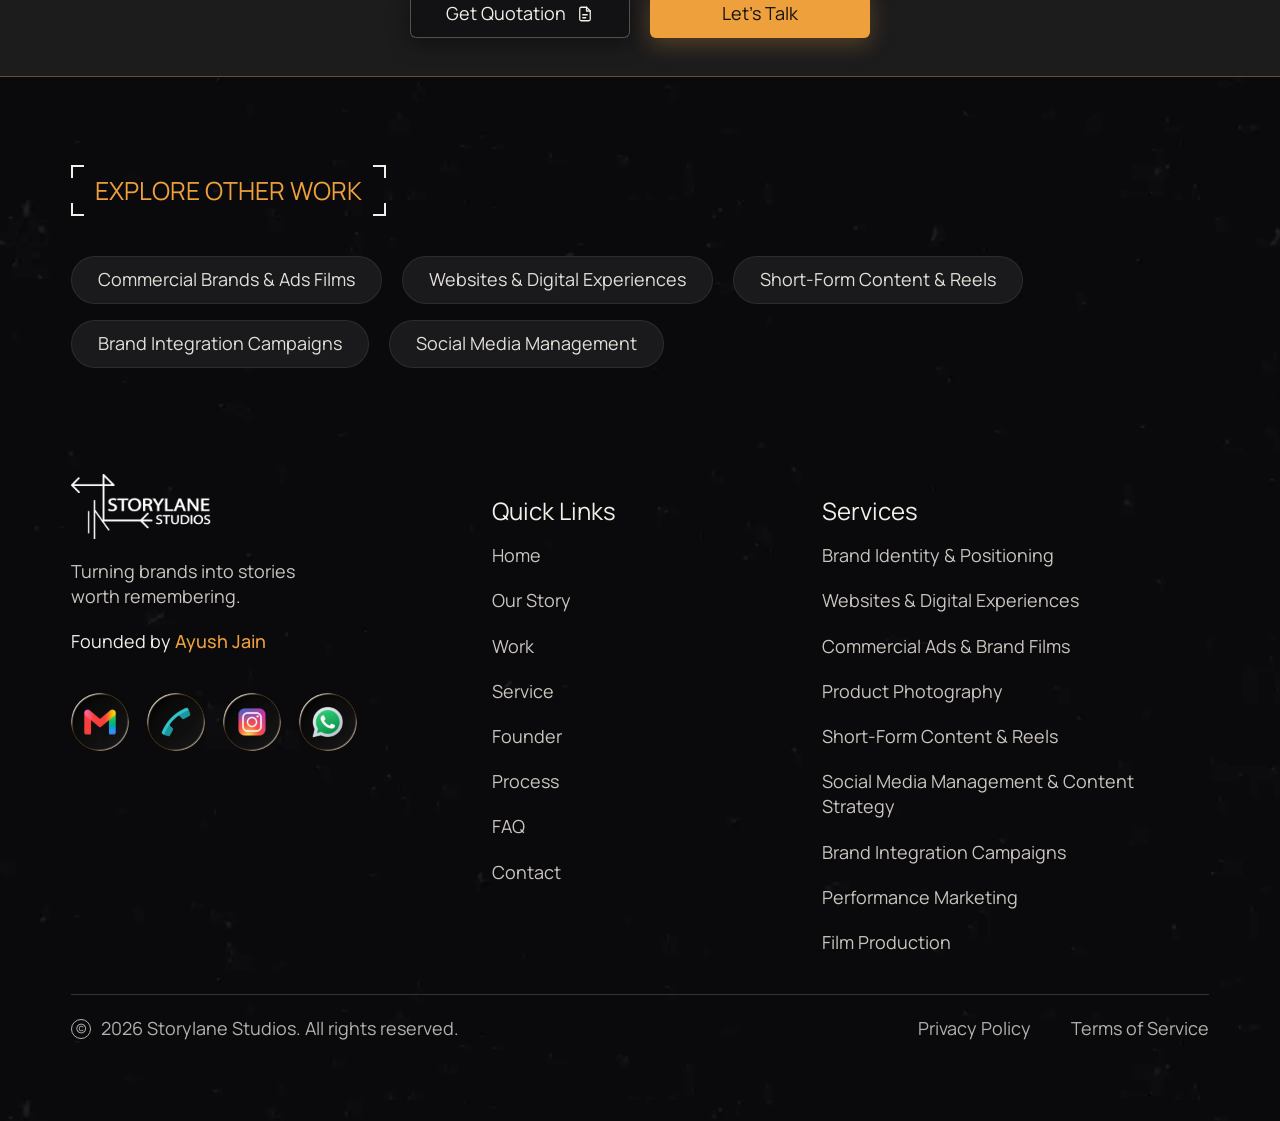
<file: work-product-photography.html>
<!doctype html>
<html lang="en">
<head>
  <meta charset="utf-8">
  <meta name="viewport" content="width=device-width, initial-scale=1">
  <title>Product Photography — Storylane Studios</title>
  <meta name="description" content="Product photography by Storylane Studios — eyewear, fragrance, audio and beverage shoots that make products feel premium.">
  <meta name="theme-color" content="#0a0a0c">
  <meta property="og:type" content="website">
  <meta property="og:title" content="Product Photography — Storylane Studios">
  <meta property="og:description" content="Product photography by Storylane Studios — eyewear, fragrance, audio and beverage shoots that make products feel premium.">
  <meta property="og:image" content="assets/img/studio-still.jpg">
  <meta name="twitter:card" content="summary_large_image">
  <link rel="icon" type="image/png" href="assets/img/logo.png">
  <link rel="preconnect" href="https://fonts.googleapis.com">
  <link rel="preconnect" href="https://fonts.gstatic.com" crossorigin>
  <link href="https://fonts.googleapis.com/css2?family=Anton&family=Inter:wght@400;500&family=Manrope:wght@300;400;500;600&display=swap" rel="stylesheet">
  <link rel="stylesheet" href="assets/css/styles.css">
  <link rel="stylesheet" href="assets/css/pages.css">
</head>
<body>
  <a class="skip-link" href="#main">Skip to content</a>

  <!-- @header -->
  <header class="site-header" id="top">
    <div class="container header-inner">
      <a href="index.html#home" class="brand" aria-label="Storylane Studios — home">
        <img src="assets/img/logo.png" alt="Storylane Studios" width="140" height="65">
      </a>
      <nav class="main-nav" id="main-nav" aria-label="Primary">
        <ul>
          <li><a href="index.html#home">Home</a></li>
          <li><a href="index.html#our-story">Our Story</a></li>
          <li><a href="index.html#work" class="is-active">Work</a></li>
          <li><a href="index.html#services">Services</a></li>
          <li><a href="index.html#process">Process</a></li>
        </ul>
        <a href="contact.html" class="btn-outline nav-cta-mobile">Start Your Story <svg viewBox="0 0 24 24" aria-hidden="true"><path d="M7 17 17 7M8 7h9v9"/></svg></a>
      </nav>
      <a href="contact.html" class="btn-outline nav-cta">Start Your Story <svg viewBox="0 0 24 24" aria-hidden="true"><path d="M7 17 17 7M8 7h9v9"/></svg></a>
      <button class="nav-toggle" aria-controls="main-nav" aria-expanded="false" aria-label="Open menu"><span></span><span></span></button>
    </div>
  </header>
  <!-- /@header -->

  <main id="main" class="page-main">
    <section class="cat-hero" aria-labelledby="page-title">
      <div class="container">
        <h1 id="page-title" class="outline-title">Product Photography<span class="sweep" aria-hidden="true">Product Photography</span></h1>
      </div>
    </section>
    <section class="cat-block">
      <div class="container">
        <div class="cat-head">
          <p class="eyebrow eyebrow--auto"><span>Our Selected Work</span></p>
          <p class="cat-hint">Click to open the full view image <svg viewBox="0 0 24 24" aria-hidden="true"><rect x="7" y="3" width="10" height="18" rx="5"/><path d="M12 7v4"/></svg></p>
        </div>
        <div class="mosaic">
          <button type="button" class="media-tile tile-in" style="--c:2;--r:2;--i:0" data-full="assets/img/work/pp-glasses-peach.webp" aria-label="Open full image: Eyeglasses on a peach backdrop"><img src="assets/img/work/pp-glasses-peach.webp" alt="Eyeglasses on a peach backdrop" loading="lazy"></button>
          <button type="button" class="media-tile tile-in" style="--c:3;--r:2;--i:1" data-full="assets/img/work/pp-perfume-red.webp" aria-label="Open full image: Red perfume bottle under studio light"><img src="assets/img/work/pp-perfume-red.webp" alt="Red perfume bottle under studio light" loading="lazy"></button>
          <button type="button" class="media-tile tile-in" style="--c:2;--r:2;--i:2" data-full="assets/img/work/pp-mic.webp" aria-label="Open full image: Studio microphone with blue sound waves"><img src="assets/img/work/pp-mic.webp" alt="Studio microphone with blue sound waves" loading="lazy"></button>
          <button type="button" class="media-tile tile-in" style="--c:5;--r:2;--i:3" data-full="assets/img/work/pp-glasses-redlight.webp" aria-label="Open full image: Eyeglasses lit in red"><img src="assets/img/work/pp-glasses-redlight.webp" alt="Eyeglasses lit in red" loading="lazy"></button>
          <button type="button" class="media-tile tile-in" style="--c:4;--r:4;--i:4" data-full="assets/img/work/pp-glasses-orange.webp" aria-label="Open full image: Clear frames on an orange backdrop"><img src="assets/img/work/pp-glasses-orange.webp" alt="Clear frames on an orange backdrop" loading="lazy"></button>
          <button type="button" class="media-tile tile-in" style="--c:2;--r:2;--i:5" data-full="assets/img/work/pp-headphones.webp" aria-label="Open full image: Headphones in blue light"><img src="assets/img/work/pp-headphones.webp" alt="Headphones in blue light" loading="lazy"></button>
          <button type="button" class="media-tile tile-in" style="--c:2;--r:4;--i:0" data-full="assets/img/work/pp-satan.webp" aria-label="Open full image: Satan perfume bottle product shot"><img src="assets/img/work/pp-satan.webp" alt="Satan perfume bottle product shot" loading="lazy"></button>
          <button type="button" class="media-tile tile-in" style="--c:2;--r:3;--i:1" data-full="assets/img/work/pp-dark-red.webp" aria-label="Open full image: Moody red-lit product still"><img src="assets/img/work/pp-dark-red.webp" alt="Moody red-lit product still" loading="lazy"></button>
          <button type="button" class="media-tile tile-in" style="--c:2;--r:2;--i:2" data-full="assets/img/work/pp-sunglasses.webp" aria-label="Open full image: Two pairs of sunglasses on orange and cream"><img src="assets/img/work/pp-sunglasses.webp" alt="Two pairs of sunglasses on orange and cream" loading="lazy"></button>
          <button type="button" class="media-tile tile-in" style="--c:2;--r:2;--i:3" data-full="assets/img/work/pp-glasses-drops.webp" aria-label="Open full image: Eyeglasses with water droplets"><img src="assets/img/work/pp-glasses-drops.webp" alt="Eyeglasses with water droplets" loading="lazy"></button>
          <button type="button" class="media-tile tile-in" style="--c:2;--r:2;--i:4" data-full="assets/img/work/pp-glasses-teal.webp" aria-label="Open full image: Tortoise frames on teal"><img src="assets/img/work/pp-glasses-teal.webp" alt="Tortoise frames on teal" loading="lazy"></button>
          <button type="button" class="media-tile tile-in" style="--c:2;--r:2;--i:5" data-full="assets/img/work/pp-watch.webp" aria-label="Open full image: Black chronograph watch on mesh"><img src="assets/img/work/pp-watch.webp" alt="Black chronograph watch on mesh" loading="lazy"></button>
          <button type="button" class="media-tile tile-in" style="--c:6;--r:3;--i:0" data-full="assets/img/work/pp-glasses-tortoise.webp" aria-label="Open full image: Tortoise eyeglasses on a split backdrop"><img src="assets/img/work/pp-glasses-tortoise.webp" alt="Tortoise eyeglasses on a split backdrop" loading="lazy"></button>
          <button type="button" class="media-tile tile-in" style="--c:2;--r:3;--i:1" data-full="assets/img/work/pp-drinks.webp" aria-label="Open full image: Three craft soda bottles"><img src="assets/img/work/pp-drinks.webp" alt="Three craft soda bottles" loading="lazy"></button>
          <button type="button" class="media-tile tile-in" style="--c:2;--r:2;--i:2" data-full="assets/img/work/pp-glasses-purple.webp" aria-label="Open full image: Metal frames under purple light"><img src="assets/img/work/pp-glasses-purple.webp" alt="Metal frames under purple light" loading="lazy"></button>
          <button type="button" class="media-tile tile-in" style="--c:2;--r:2;--i:3" data-full="assets/img/work/pp-perfume-black.webp" aria-label="Open full image: Perfume bottle with dramatic shadow"><img src="assets/img/work/pp-perfume-black.webp" alt="Perfume bottle with dramatic shadow" loading="lazy"></button>
          <button type="button" class="media-tile tile-in" style="--c:3;--r:2;--i:4" data-full="assets/img/work/pp-glasses-round.webp" aria-label="Open full image: Round tortoise frames on peach and violet"><img src="assets/img/work/pp-glasses-round.webp" alt="Round tortoise frames on peach and violet" loading="lazy"></button>
          <button type="button" class="media-tile tile-in" style="--c:3;--r:2;--i:5" data-full="assets/img/work/pp-glasses-white.webp" aria-label="Open full image: White frames on a blue backdrop"><img src="assets/img/work/pp-glasses-white.webp" alt="White frames on a blue backdrop" loading="lazy"></button>
        </div>
      </div>
    </section>
    <section class="cta cta--next" aria-labelledby="cta-title">
      <div class="container">
        <h2 id="cta-title" class="display">Ready to Make Your Story the Next One?</h2>
        <p>Every great project starts with an idea. Let’s talk about<br class="br-lg"> yours and explore what we can create together.</p>
        <div class="cta-actions">
          <a class="btn-dark" href="contact.html?service=Product Photography">Get Quotation <svg viewBox="0 0 24 24" aria-hidden="true"><path d="M14 3H7a2 2 0 0 0-2 2v14a2 2 0 0 0 2 2h10a2 2 0 0 0 2-2V8z"/><path d="M14 3v5h5M9 13h6M9 17h4"/></svg></a>
          <a class="btn-amber" href="contact.html">Let’s Talk</a>
        </div>
      </div>
    </section>
    <section class="explore" aria-label="Explore other work">
      <div class="container">
        <p class="eyebrow eyebrow--auto"><span>Explore Other Work</span></p>
        <div class="chips">
          <a class="chip" href="work-commercial.html">Commercial Brands &amp; Ads Films</a>
          <a class="chip" href="work-websites.html">Websites &amp; Digital Experiences</a>
          <a class="chip" href="work-short-form.html">Short-Form Content &amp; Reels</a>
          <a class="chip" href="work-brand-integration.html">Brand Integration Campaigns</a>
          <a class="chip" href="work-social-media.html">Social Media Management</a>
        </div>
      </div>
    </section>
  </main>

  <!-- @footer -->
  <footer class="site-footer site-footer--page">
    <div class="container">
      <div class="footer-grid">
        <div class="footer-brand">
          <a href="index.html#home" class="brand"><img src="assets/img/logo.png" alt="Storylane Studios" width="140" height="65" loading="lazy"></a>
          <p>Turning brands into stories<br>worth remembering.</p>
          <p class="founded">Founded by <a href="index.html#founder">Ayush Jain</a></p>
          <ul class="socials">
            <li><a href="mailto:connect.storylanestudios@gmail.com" aria-label="Email connect.storylanestudios@gmail.com"><img src="assets/img/icon-mail.png" alt="" width="58" height="58" loading="lazy"></a></li>
            <li><a href="tel:+918218527215" aria-label="Call +91 8218527215"><img src="assets/img/icon-phone.png" alt="" width="58" height="58" loading="lazy"></a></li>
            <li><a href="https://www.instagram.com/storylane.studios/" target="_blank" rel="noopener" aria-label="Instagram @storylane.studios"><img src="assets/img/icon-instagram.png" alt="" width="58" height="58" loading="lazy"></a></li>
            <li><a href="https://wa.me/918218527215" target="_blank" rel="noopener" aria-label="WhatsApp +91 8218527215"><img src="assets/img/icon-whatsapp.png" alt="" width="58" height="58" loading="lazy"></a></li>
          </ul>
        </div>
        <nav class="footer-col" aria-label="Quick links">
          <h2>Quick Links</h2>
          <ul>
            <li><a href="index.html#home">Home</a></li>
            <li><a href="index.html#our-story">Our Story</a></li>
            <li><a href="index.html#work">Work</a></li>
            <li><a href="index.html#services">Service</a></li>
            <li><a href="index.html#founder">Founder</a></li>
            <li><a href="index.html#process">Process</a></li>
            <li><a href="index.html#faq">FAQ</a></li>
            <li><a href="contact.html">Contact</a></li>
          </ul>
        </nav>
        <div class="footer-col">
          <h2>Services</h2>
          <ul>
            <li><a href="story-dna.html">Brand Identity &amp; Positioning</a></li>
            <li><a href="work-websites.html">Websites &amp; Digital Experiences</a></li>
            <li><a href="work-commercial.html">Commercial Ads &amp; Brand Films</a></li>
            <li><a href="work-product-photography.html">Product Photography</a></li>
            <li><a href="work-short-form.html">Short-Form Content &amp; Reels</a></li>
            <li><a href="work-social-media.html">Social Media Management &amp; Content Strategy</a></li>
            <li><a href="work-brand-integration.html">Brand Integration Campaigns</a></li>
            <li><a href="index.html#services">Performance Marketing</a></li>
            <li><a href="index.html#services">Film Production</a></li>
          </ul>
        </div>
      </div>
      <div class="footer-bottom">
        <p><span class="copy" aria-hidden="true">©</span> 2026 Storylane Studios. All rights reserved.</p>
        <ul>
          <li><a href="#">Privacy Policy</a></li>
          <li><a href="#">Terms of Service</a></li>
        </ul>
      </div>
    </div>
  </footer>
  <!-- /@footer -->

  <script src="assets/js/main.js" defer></script>
</body>
</html>
</file>
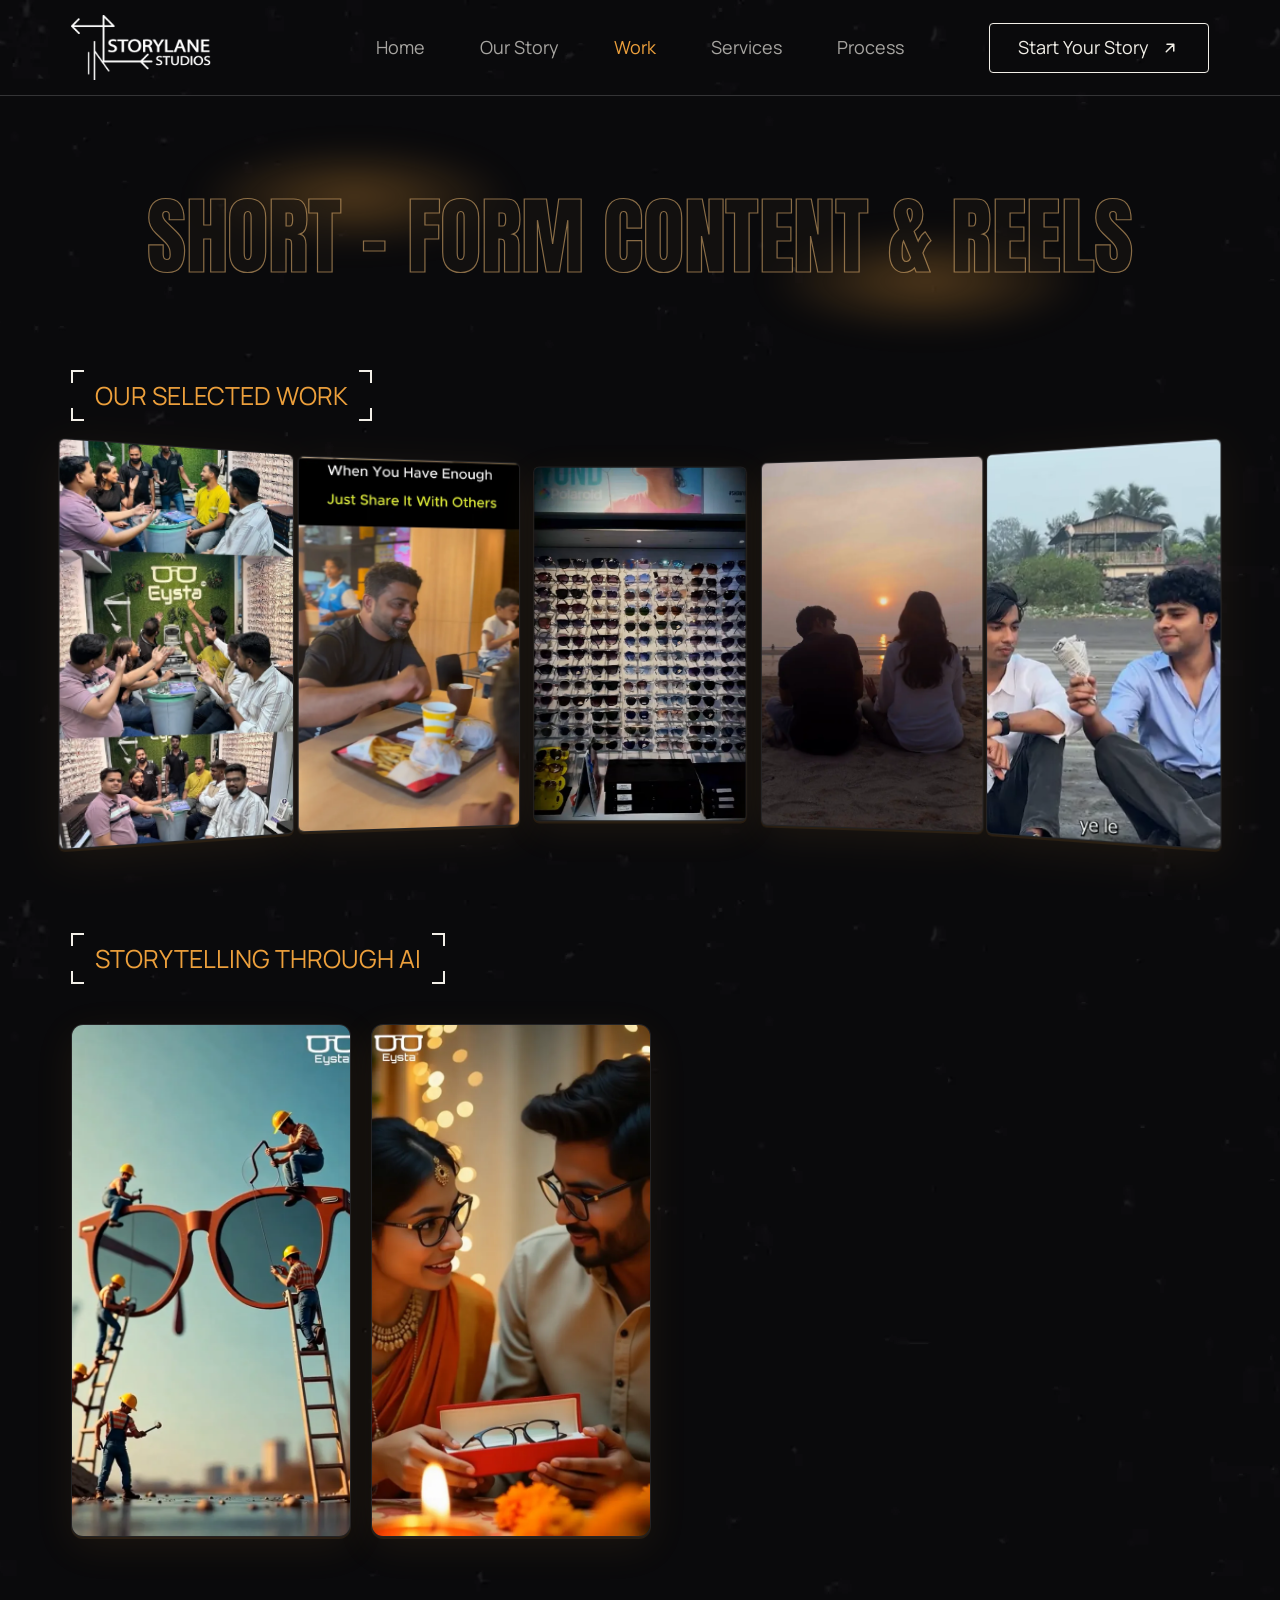
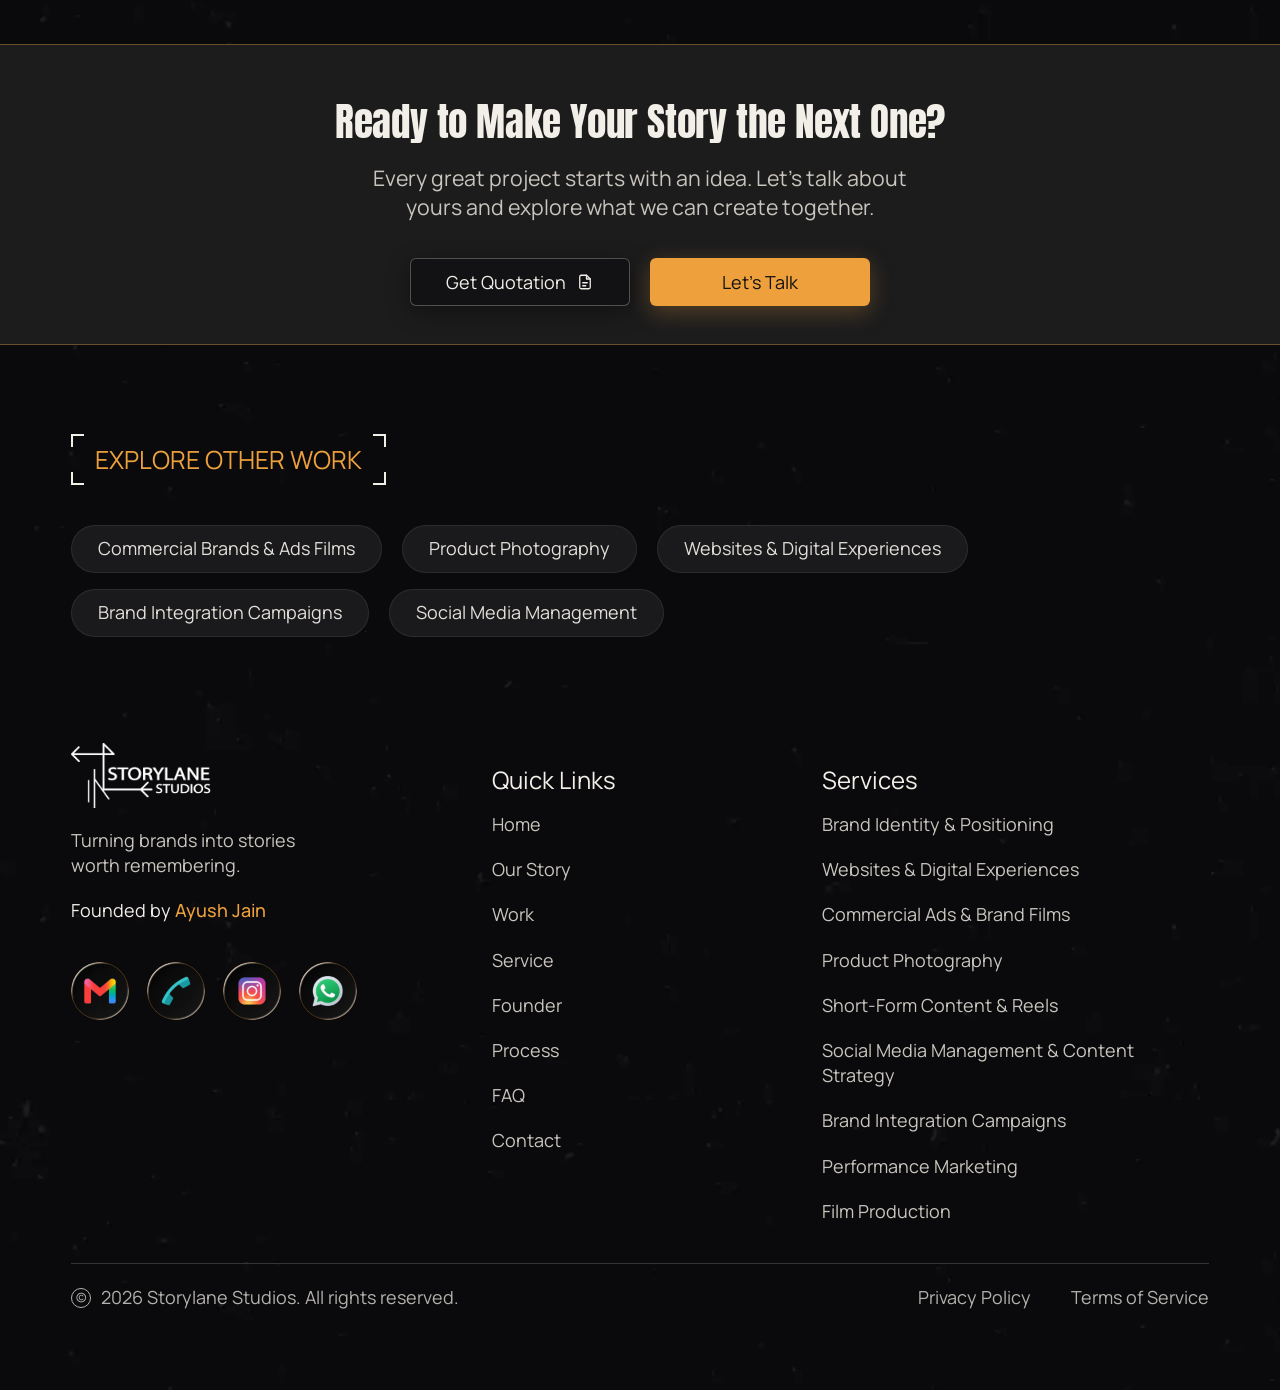
<file: work-short-form.html>
<!doctype html>
<html lang="en">
<head>
  <meta charset="utf-8">
  <meta name="viewport" content="width=device-width, initial-scale=1">
  <title>Short-Form Content & Reels — Storylane Studios</title>
  <meta name="description" content="Short-form content and reels by Storylane Studios — scroll-stopping stories, including AI-assisted storytelling.">
  <meta name="theme-color" content="#0a0a0c">
  <meta property="og:type" content="website">
  <meta property="og:title" content="Short-Form Content & Reels — Storylane Studios">
  <meta property="og:description" content="Short-form content and reels by Storylane Studios — scroll-stopping stories, including AI-assisted storytelling.">
  <meta property="og:image" content="assets/img/studio-still.jpg">
  <meta name="twitter:card" content="summary_large_image">
  <link rel="icon" type="image/png" href="assets/img/logo.png">
  <link rel="preconnect" href="https://fonts.googleapis.com">
  <link rel="preconnect" href="https://fonts.gstatic.com" crossorigin>
  <link href="https://fonts.googleapis.com/css2?family=Anton&family=Inter:wght@400;500&family=Manrope:wght@300;400;500;600&display=swap" rel="stylesheet">
  <link rel="stylesheet" href="assets/css/styles.css">
  <link rel="stylesheet" href="assets/css/pages.css">
</head>
<body>
  <a class="skip-link" href="#main">Skip to content</a>

  <!-- @header -->
  <header class="site-header" id="top">
    <div class="container header-inner">
      <a href="index.html#home" class="brand" aria-label="Storylane Studios — home">
        <img src="assets/img/logo.png" alt="Storylane Studios" width="140" height="65">
      </a>
      <nav class="main-nav" id="main-nav" aria-label="Primary">
        <ul>
          <li><a href="index.html#home">Home</a></li>
          <li><a href="index.html#our-story">Our Story</a></li>
          <li><a href="index.html#work" class="is-active">Work</a></li>
          <li><a href="index.html#services">Services</a></li>
          <li><a href="index.html#process">Process</a></li>
        </ul>
        <a href="contact.html" class="btn-outline nav-cta-mobile">Start Your Story <svg viewBox="0 0 24 24" aria-hidden="true"><path d="M7 17 17 7M8 7h9v9"/></svg></a>
      </nav>
      <a href="contact.html" class="btn-outline nav-cta">Start Your Story <svg viewBox="0 0 24 24" aria-hidden="true"><path d="M7 17 17 7M8 7h9v9"/></svg></a>
      <button class="nav-toggle" aria-controls="main-nav" aria-expanded="false" aria-label="Open menu"><span></span><span></span></button>
    </div>
  </header>
  <!-- /@header -->

  <main id="main" class="page-main">
    <section class="cat-hero" aria-labelledby="page-title">
      <div class="container">
        <h1 id="page-title" class="outline-title">Short - Form Content &amp; Reels<span class="sweep" aria-hidden="true">Short - Form Content &amp; Reels</span></h1>
      </div>
    </section>
    <section class="cat-block">
      <div class="container">
        <div class="cat-head">
          <p class="eyebrow eyebrow--auto"><span>Our Selected Work</span></p>
        </div>
        <div class="curve-row">
          <figure class="media-tile tile-in" style="--i:0"><img src="assets/img/work/reel-eysta-group.webp" alt="Eysta community reel" loading="lazy"></figure>
          <figure class="media-tile tile-in" style="--i:1"><img src="assets/img/work/reel-share.webp" alt="When You Have Enough, Just Share It With Others reel" loading="lazy"></figure>
          <figure class="media-tile tile-in" style="--i:2"><img src="assets/img/work/reel-sunglass-wall.webp" alt="Eyewear store wall reel" loading="lazy"></figure>
          <figure class="media-tile tile-in" style="--i:3"><img src="assets/img/work/reel-sunset.webp" alt="Couple watching the sunset reel" loading="lazy"></figure>
          <figure class="media-tile tile-in" style="--i:4"><img src="assets/img/work/reel-two-friends.webp" alt="Two friends sharing a snack by the sea reel" loading="lazy"></figure>
        </div>
      </div>
    </section>
    <section class="cat-block">
      <div class="container">
        <div class="cat-head">
          <p class="eyebrow eyebrow--auto"><span>Storytelling Through AI</span></p>
        </div>
        <div class="ai-reels">
          <figure class="media-tile tile-in" style="--i:0"><img src="assets/img/work/reel-ai-ladders.webp" alt="AI-generated reel of climbers on giant sunglasses" loading="lazy"></figure>
          <figure class="media-tile tile-in" style="--i:1"><img src="assets/img/work/reel-ai-diwali.webp" alt="AI-assisted Diwali gifting reel" loading="lazy"></figure>
        </div>
      </div>
    </section>
    <section class="cta cta--next" aria-labelledby="cta-title">
      <div class="container">
        <h2 id="cta-title" class="display">Ready to Make Your Story the Next One?</h2>
        <p>Every great project starts with an idea. Let’s talk about<br class="br-lg"> yours and explore what we can create together.</p>
        <div class="cta-actions">
          <a class="btn-dark" href="contact.html?service=Short-Form Content &amp; Reels">Get Quotation <svg viewBox="0 0 24 24" aria-hidden="true"><path d="M14 3H7a2 2 0 0 0-2 2v14a2 2 0 0 0 2 2h10a2 2 0 0 0 2-2V8z"/><path d="M14 3v5h5M9 13h6M9 17h4"/></svg></a>
          <a class="btn-amber" href="contact.html">Let’s Talk</a>
        </div>
      </div>
    </section>
    <section class="explore" aria-label="Explore other work">
      <div class="container">
        <p class="eyebrow eyebrow--auto"><span>Explore Other Work</span></p>
        <div class="chips">
          <a class="chip" href="work-commercial.html">Commercial Brands &amp; Ads Films</a>
          <a class="chip" href="work-product-photography.html">Product Photography</a>
          <a class="chip" href="work-websites.html">Websites &amp; Digital Experiences</a>
          <a class="chip" href="work-brand-integration.html">Brand Integration Campaigns</a>
          <a class="chip" href="work-social-media.html">Social Media Management</a>
        </div>
      </div>
    </section>
  </main>

  <!-- @footer -->
  <footer class="site-footer site-footer--page">
    <div class="container">
      <div class="footer-grid">
        <div class="footer-brand">
          <a href="index.html#home" class="brand"><img src="assets/img/logo.png" alt="Storylane Studios" width="140" height="65" loading="lazy"></a>
          <p>Turning brands into stories<br>worth remembering.</p>
          <p class="founded">Founded by <a href="index.html#founder">Ayush Jain</a></p>
          <ul class="socials">
            <li><a href="mailto:connect.storylanestudios@gmail.com" aria-label="Email connect.storylanestudios@gmail.com"><img src="assets/img/icon-mail.png" alt="" width="58" height="58" loading="lazy"></a></li>
            <li><a href="tel:+918218527215" aria-label="Call +91 8218527215"><img src="assets/img/icon-phone.png" alt="" width="58" height="58" loading="lazy"></a></li>
            <li><a href="https://www.instagram.com/storylane.studios/" target="_blank" rel="noopener" aria-label="Instagram @storylane.studios"><img src="assets/img/icon-instagram.png" alt="" width="58" height="58" loading="lazy"></a></li>
            <li><a href="https://wa.me/918218527215" target="_blank" rel="noopener" aria-label="WhatsApp +91 8218527215"><img src="assets/img/icon-whatsapp.png" alt="" width="58" height="58" loading="lazy"></a></li>
          </ul>
        </div>
        <nav class="footer-col" aria-label="Quick links">
          <h2>Quick Links</h2>
          <ul>
            <li><a href="index.html#home">Home</a></li>
            <li><a href="index.html#our-story">Our Story</a></li>
            <li><a href="index.html#work">Work</a></li>
            <li><a href="index.html#services">Service</a></li>
            <li><a href="index.html#founder">Founder</a></li>
            <li><a href="index.html#process">Process</a></li>
            <li><a href="index.html#faq">FAQ</a></li>
            <li><a href="contact.html">Contact</a></li>
          </ul>
        </nav>
        <div class="footer-col">
          <h2>Services</h2>
          <ul>
            <li><a href="story-dna.html">Brand Identity &amp; Positioning</a></li>
            <li><a href="work-websites.html">Websites &amp; Digital Experiences</a></li>
            <li><a href="work-commercial.html">Commercial Ads &amp; Brand Films</a></li>
            <li><a href="work-product-photography.html">Product Photography</a></li>
            <li><a href="work-short-form.html">Short-Form Content &amp; Reels</a></li>
            <li><a href="work-social-media.html">Social Media Management &amp; Content Strategy</a></li>
            <li><a href="work-brand-integration.html">Brand Integration Campaigns</a></li>
            <li><a href="index.html#services">Performance Marketing</a></li>
            <li><a href="index.html#services">Film Production</a></li>
          </ul>
        </div>
      </div>
      <div class="footer-bottom">
        <p><span class="copy" aria-hidden="true">©</span> 2026 Storylane Studios. All rights reserved.</p>
        <ul>
          <li><a href="#">Privacy Policy</a></li>
          <li><a href="#">Terms of Service</a></li>
        </ul>
      </div>
    </div>
  </footer>
  <!-- /@footer -->

  <script src="assets/js/main.js" defer></script>
</body>
</html>
</file>
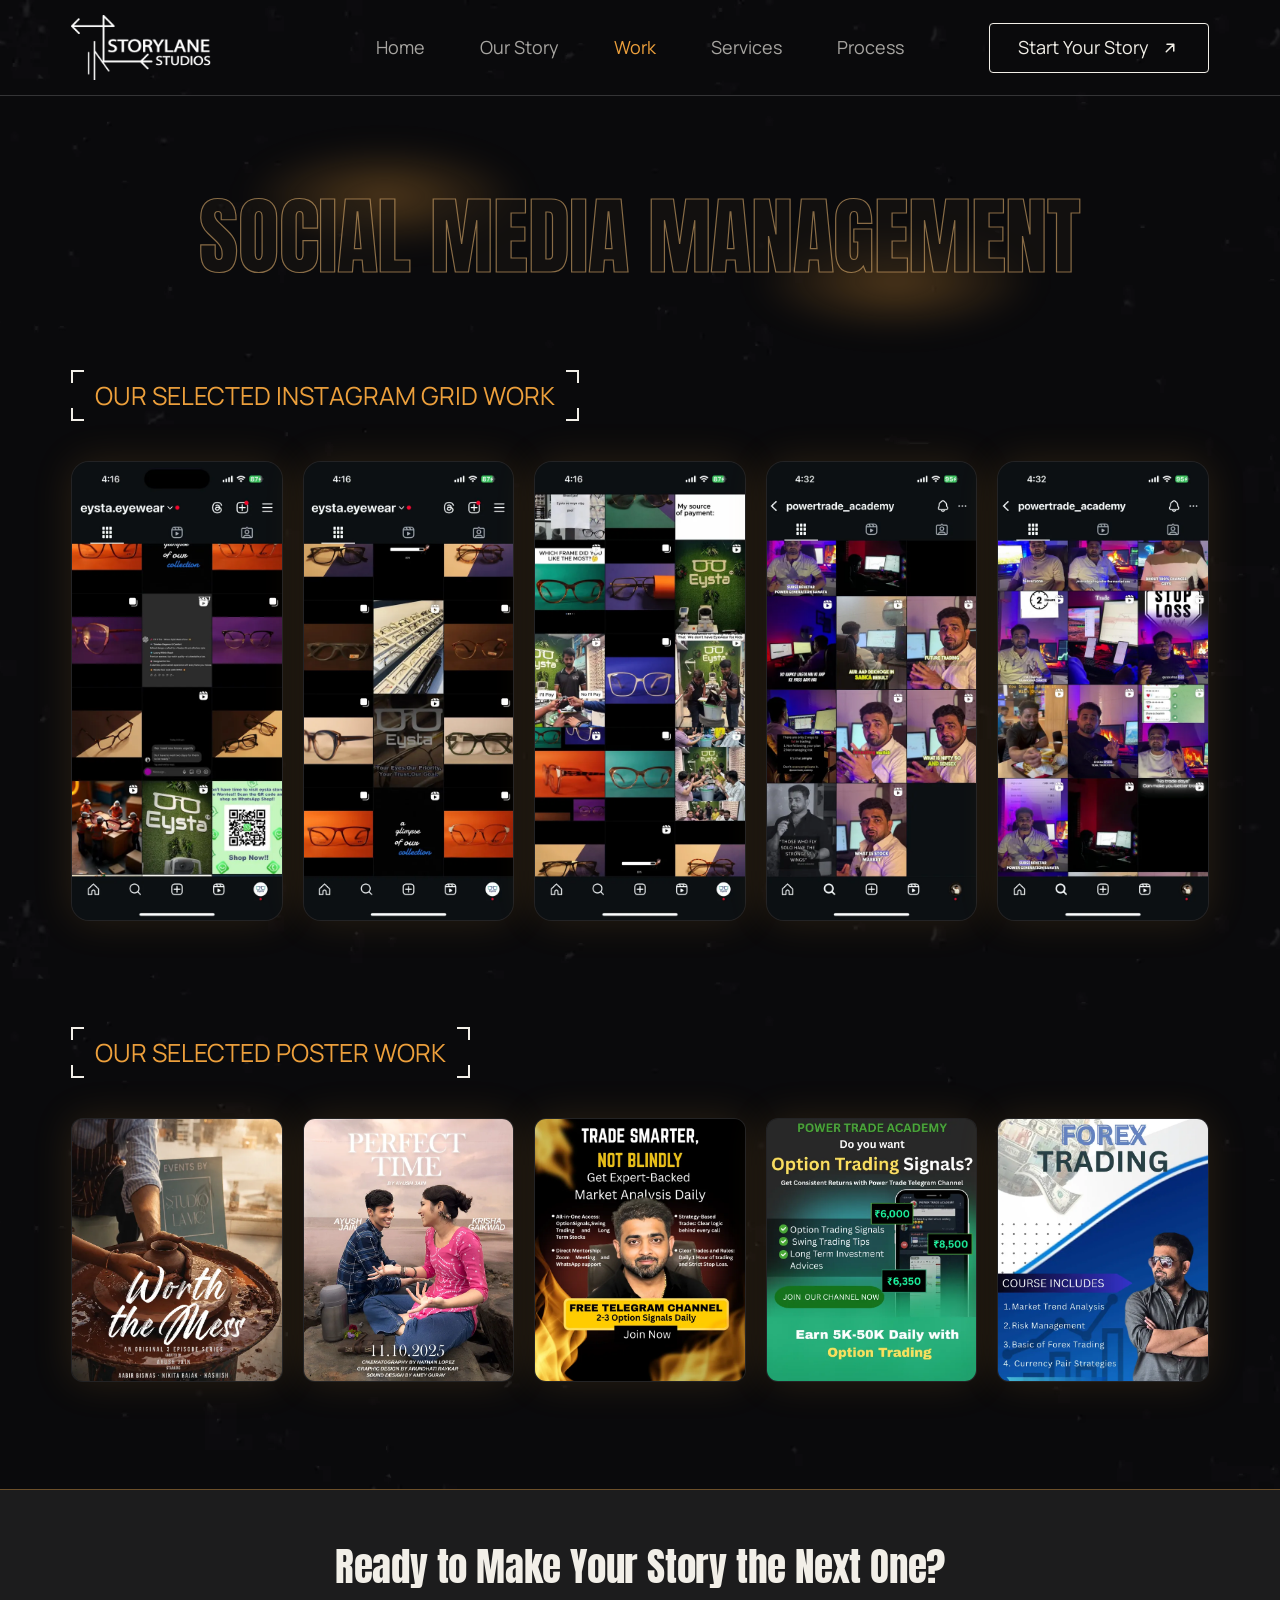
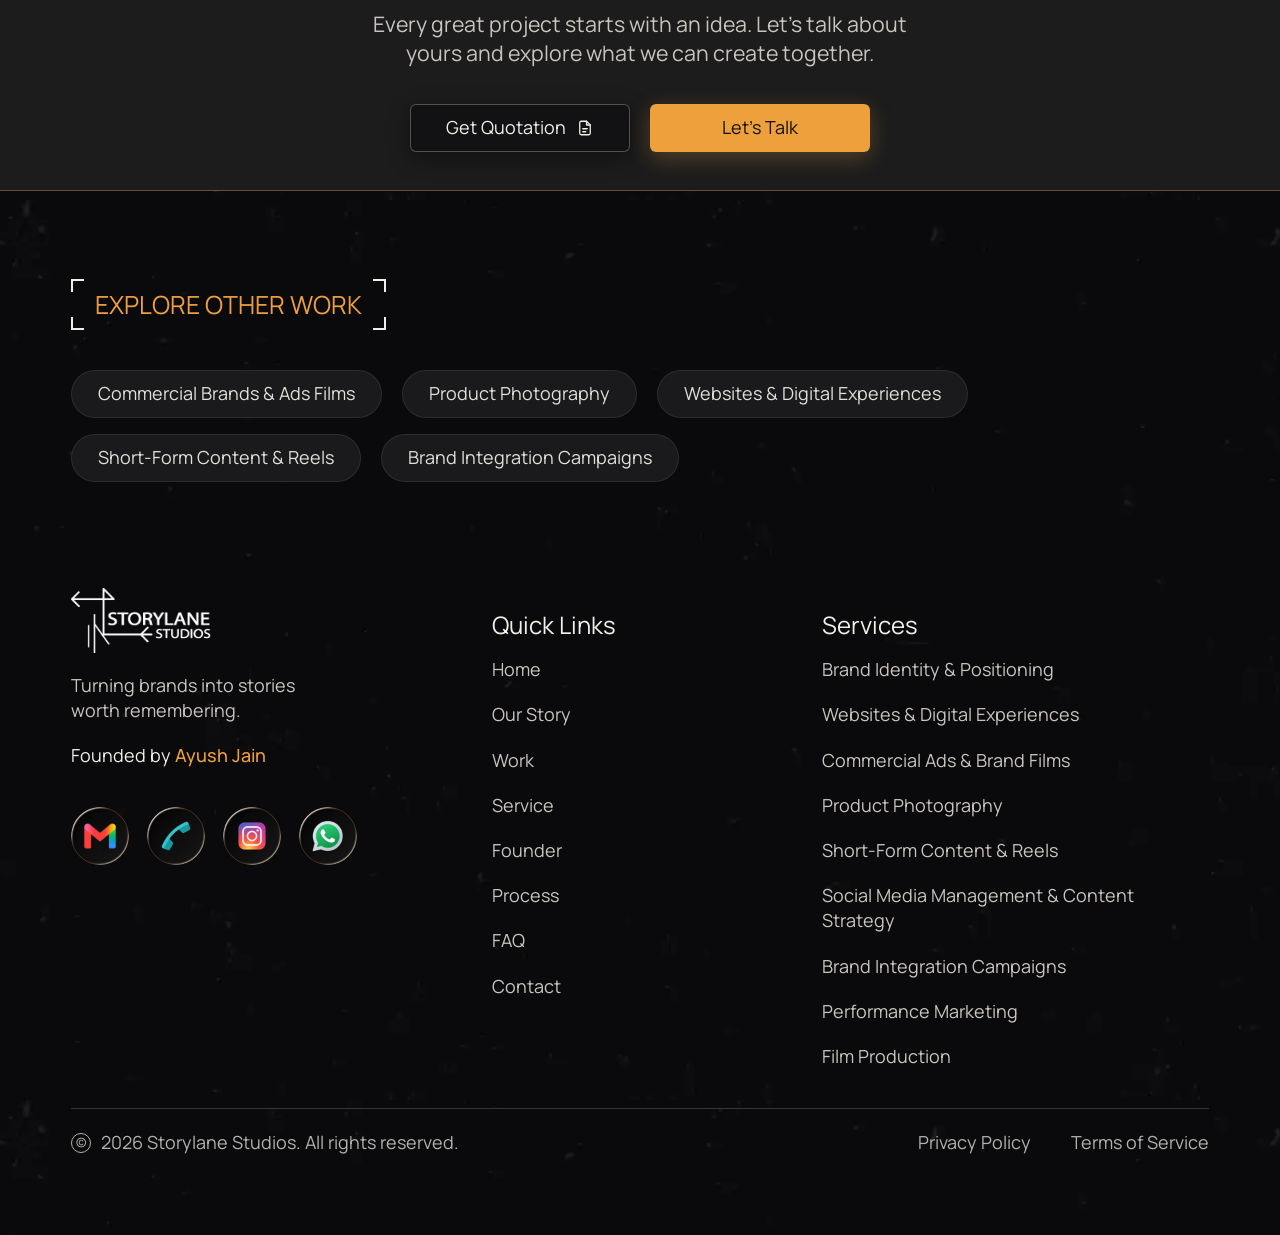
<file: work-social-media.html>
<!doctype html>
<html lang="en">
<head>
  <meta charset="utf-8">
  <meta name="viewport" content="width=device-width, initial-scale=1">
  <title>Social Media Management — Storylane Studios</title>
  <meta name="description" content="Social media management by Storylane Studios — Instagram grids and poster design for growing brands.">
  <meta name="theme-color" content="#0a0a0c">
  <meta property="og:type" content="website">
  <meta property="og:title" content="Social Media Management — Storylane Studios">
  <meta property="og:description" content="Social media management by Storylane Studios — Instagram grids and poster design for growing brands.">
  <meta property="og:image" content="assets/img/studio-still.jpg">
  <meta name="twitter:card" content="summary_large_image">
  <link rel="icon" type="image/png" href="assets/img/logo.png">
  <link rel="preconnect" href="https://fonts.googleapis.com">
  <link rel="preconnect" href="https://fonts.gstatic.com" crossorigin>
  <link href="https://fonts.googleapis.com/css2?family=Anton&family=Inter:wght@400;500&family=Manrope:wght@300;400;500;600&display=swap" rel="stylesheet">
  <link rel="stylesheet" href="assets/css/styles.css">
  <link rel="stylesheet" href="assets/css/pages.css">
</head>
<body>
  <a class="skip-link" href="#main">Skip to content</a>

  <!-- @header -->
  <header class="site-header" id="top">
    <div class="container header-inner">
      <a href="index.html#home" class="brand" aria-label="Storylane Studios — home">
        <img src="assets/img/logo.png" alt="Storylane Studios" width="140" height="65">
      </a>
      <nav class="main-nav" id="main-nav" aria-label="Primary">
        <ul>
          <li><a href="index.html#home">Home</a></li>
          <li><a href="index.html#our-story">Our Story</a></li>
          <li><a href="index.html#work" class="is-active">Work</a></li>
          <li><a href="index.html#services">Services</a></li>
          <li><a href="index.html#process">Process</a></li>
        </ul>
        <a href="contact.html" class="btn-outline nav-cta-mobile">Start Your Story <svg viewBox="0 0 24 24" aria-hidden="true"><path d="M7 17 17 7M8 7h9v9"/></svg></a>
      </nav>
      <a href="contact.html" class="btn-outline nav-cta">Start Your Story <svg viewBox="0 0 24 24" aria-hidden="true"><path d="M7 17 17 7M8 7h9v9"/></svg></a>
      <button class="nav-toggle" aria-controls="main-nav" aria-expanded="false" aria-label="Open menu"><span></span><span></span></button>
    </div>
  </header>
  <!-- /@header -->

  <main id="main" class="page-main">
    <section class="cat-hero" aria-labelledby="page-title">
      <div class="container">
        <h1 id="page-title" class="outline-title">Social Media Management<span class="sweep" aria-hidden="true">Social Media Management</span></h1>
      </div>
    </section>
    <section class="cat-block">
      <div class="container">
        <div class="cat-head">
          <p class="eyebrow eyebrow--auto"><span>Our Selected Instagram Grid Work</span></p>
        </div>
        <div class="grid-five phones">
          <figure class="media-tile tile-in" style="--i:0"><img src="assets/img/work/ig-grid-1.webp" alt="Instagram grid managed by Storylane Studios (eysta.eyewear)" loading="lazy"></figure>
          <figure class="media-tile tile-in" style="--i:1"><img src="assets/img/work/ig-grid-2.webp" alt="Instagram grid managed by Storylane Studios (eysta.eyewear)" loading="lazy"></figure>
          <figure class="media-tile tile-in" style="--i:2"><img src="assets/img/work/ig-grid-3.webp" alt="Instagram grid managed by Storylane Studios (eysta.eyewear)" loading="lazy"></figure>
          <figure class="media-tile tile-in" style="--i:3"><img src="assets/img/work/ig-grid-4.webp" alt="Instagram grid managed by Storylane Studios (powertrade_academy)" loading="lazy"></figure>
          <figure class="media-tile tile-in" style="--i:4"><img src="assets/img/work/ig-grid-5.webp" alt="Instagram grid managed by Storylane Studios (powertrade_academy)" loading="lazy"></figure>
        </div>
      </div>
    </section>
    <section class="cat-block">
      <div class="container">
        <div class="cat-head">
          <p class="eyebrow eyebrow--auto"><span>Our Selected Poster Work</span></p>
        </div>
        <div class="grid-five posters">
          <figure class="media-tile tile-in" style="--i:0"><img src="assets/img/work/poster-worth-the-mess.webp" alt="Worth the Mess film poster" loading="lazy"></figure>
          <figure class="media-tile tile-in" style="--i:1"><img src="assets/img/work/poster-perfect-time.webp" alt="Perfect Time film poster" loading="lazy"></figure>
          <figure class="media-tile tile-in" style="--i:2"><img src="assets/img/work/poster-trade-smarter.webp" alt="Trade Smarter, Not Blindly social poster" loading="lazy"></figure>
          <figure class="media-tile tile-in" style="--i:3"><img src="assets/img/work/poster-option-trading.webp" alt="Option Trading Signals social poster" loading="lazy"></figure>
          <figure class="media-tile tile-in" style="--i:4"><img src="assets/img/work/poster-forex.webp" alt="Forex Trading course poster" loading="lazy"></figure>
        </div>
      </div>
    </section>
    <section class="cta cta--next" aria-labelledby="cta-title">
      <div class="container">
        <h2 id="cta-title" class="display">Ready to Make Your Story the Next One?</h2>
        <p>Every great project starts with an idea. Let’s talk about<br class="br-lg"> yours and explore what we can create together.</p>
        <div class="cta-actions">
          <a class="btn-dark" href="contact.html?service=Social Media Management &amp; Content Strategy">Get Quotation <svg viewBox="0 0 24 24" aria-hidden="true"><path d="M14 3H7a2 2 0 0 0-2 2v14a2 2 0 0 0 2 2h10a2 2 0 0 0 2-2V8z"/><path d="M14 3v5h5M9 13h6M9 17h4"/></svg></a>
          <a class="btn-amber" href="contact.html">Let’s Talk</a>
        </div>
      </div>
    </section>
    <section class="explore" aria-label="Explore other work">
      <div class="container">
        <p class="eyebrow eyebrow--auto"><span>Explore Other Work</span></p>
        <div class="chips">
          <a class="chip" href="work-commercial.html">Commercial Brands &amp; Ads Films</a>
          <a class="chip" href="work-product-photography.html">Product Photography</a>
          <a class="chip" href="work-websites.html">Websites &amp; Digital Experiences</a>
          <a class="chip" href="work-short-form.html">Short-Form Content &amp; Reels</a>
          <a class="chip" href="work-brand-integration.html">Brand Integration Campaigns</a>
        </div>
      </div>
    </section>
  </main>

  <!-- @footer -->
  <footer class="site-footer site-footer--page">
    <div class="container">
      <div class="footer-grid">
        <div class="footer-brand">
          <a href="index.html#home" class="brand"><img src="assets/img/logo.png" alt="Storylane Studios" width="140" height="65" loading="lazy"></a>
          <p>Turning brands into stories<br>worth remembering.</p>
          <p class="founded">Founded by <a href="index.html#founder">Ayush Jain</a></p>
          <ul class="socials">
            <li><a href="mailto:connect.storylanestudios@gmail.com" aria-label="Email connect.storylanestudios@gmail.com"><img src="assets/img/icon-mail.png" alt="" width="58" height="58" loading="lazy"></a></li>
            <li><a href="tel:+918218527215" aria-label="Call +91 8218527215"><img src="assets/img/icon-phone.png" alt="" width="58" height="58" loading="lazy"></a></li>
            <li><a href="https://www.instagram.com/storylane.studios/" target="_blank" rel="noopener" aria-label="Instagram @storylane.studios"><img src="assets/img/icon-instagram.png" alt="" width="58" height="58" loading="lazy"></a></li>
            <li><a href="https://wa.me/918218527215" target="_blank" rel="noopener" aria-label="WhatsApp +91 8218527215"><img src="assets/img/icon-whatsapp.png" alt="" width="58" height="58" loading="lazy"></a></li>
          </ul>
        </div>
        <nav class="footer-col" aria-label="Quick links">
          <h2>Quick Links</h2>
          <ul>
            <li><a href="index.html#home">Home</a></li>
            <li><a href="index.html#our-story">Our Story</a></li>
            <li><a href="index.html#work">Work</a></li>
            <li><a href="index.html#services">Service</a></li>
            <li><a href="index.html#founder">Founder</a></li>
            <li><a href="index.html#process">Process</a></li>
            <li><a href="index.html#faq">FAQ</a></li>
            <li><a href="contact.html">Contact</a></li>
          </ul>
        </nav>
        <div class="footer-col">
          <h2>Services</h2>
          <ul>
            <li><a href="story-dna.html">Brand Identity &amp; Positioning</a></li>
            <li><a href="work-websites.html">Websites &amp; Digital Experiences</a></li>
            <li><a href="work-commercial.html">Commercial Ads &amp; Brand Films</a></li>
            <li><a href="work-product-photography.html">Product Photography</a></li>
            <li><a href="work-short-form.html">Short-Form Content &amp; Reels</a></li>
            <li><a href="work-social-media.html">Social Media Management &amp; Content Strategy</a></li>
            <li><a href="work-brand-integration.html">Brand Integration Campaigns</a></li>
            <li><a href="index.html#services">Performance Marketing</a></li>
            <li><a href="index.html#services">Film Production</a></li>
          </ul>
        </div>
      </div>
      <div class="footer-bottom">
        <p><span class="copy" aria-hidden="true">©</span> 2026 Storylane Studios. All rights reserved.</p>
        <ul>
          <li><a href="#">Privacy Policy</a></li>
          <li><a href="#">Terms of Service</a></li>
        </ul>
      </div>
    </div>
  </footer>
  <!-- /@footer -->

  <script src="assets/js/main.js" defer></script>
</body>
</html>
</file>
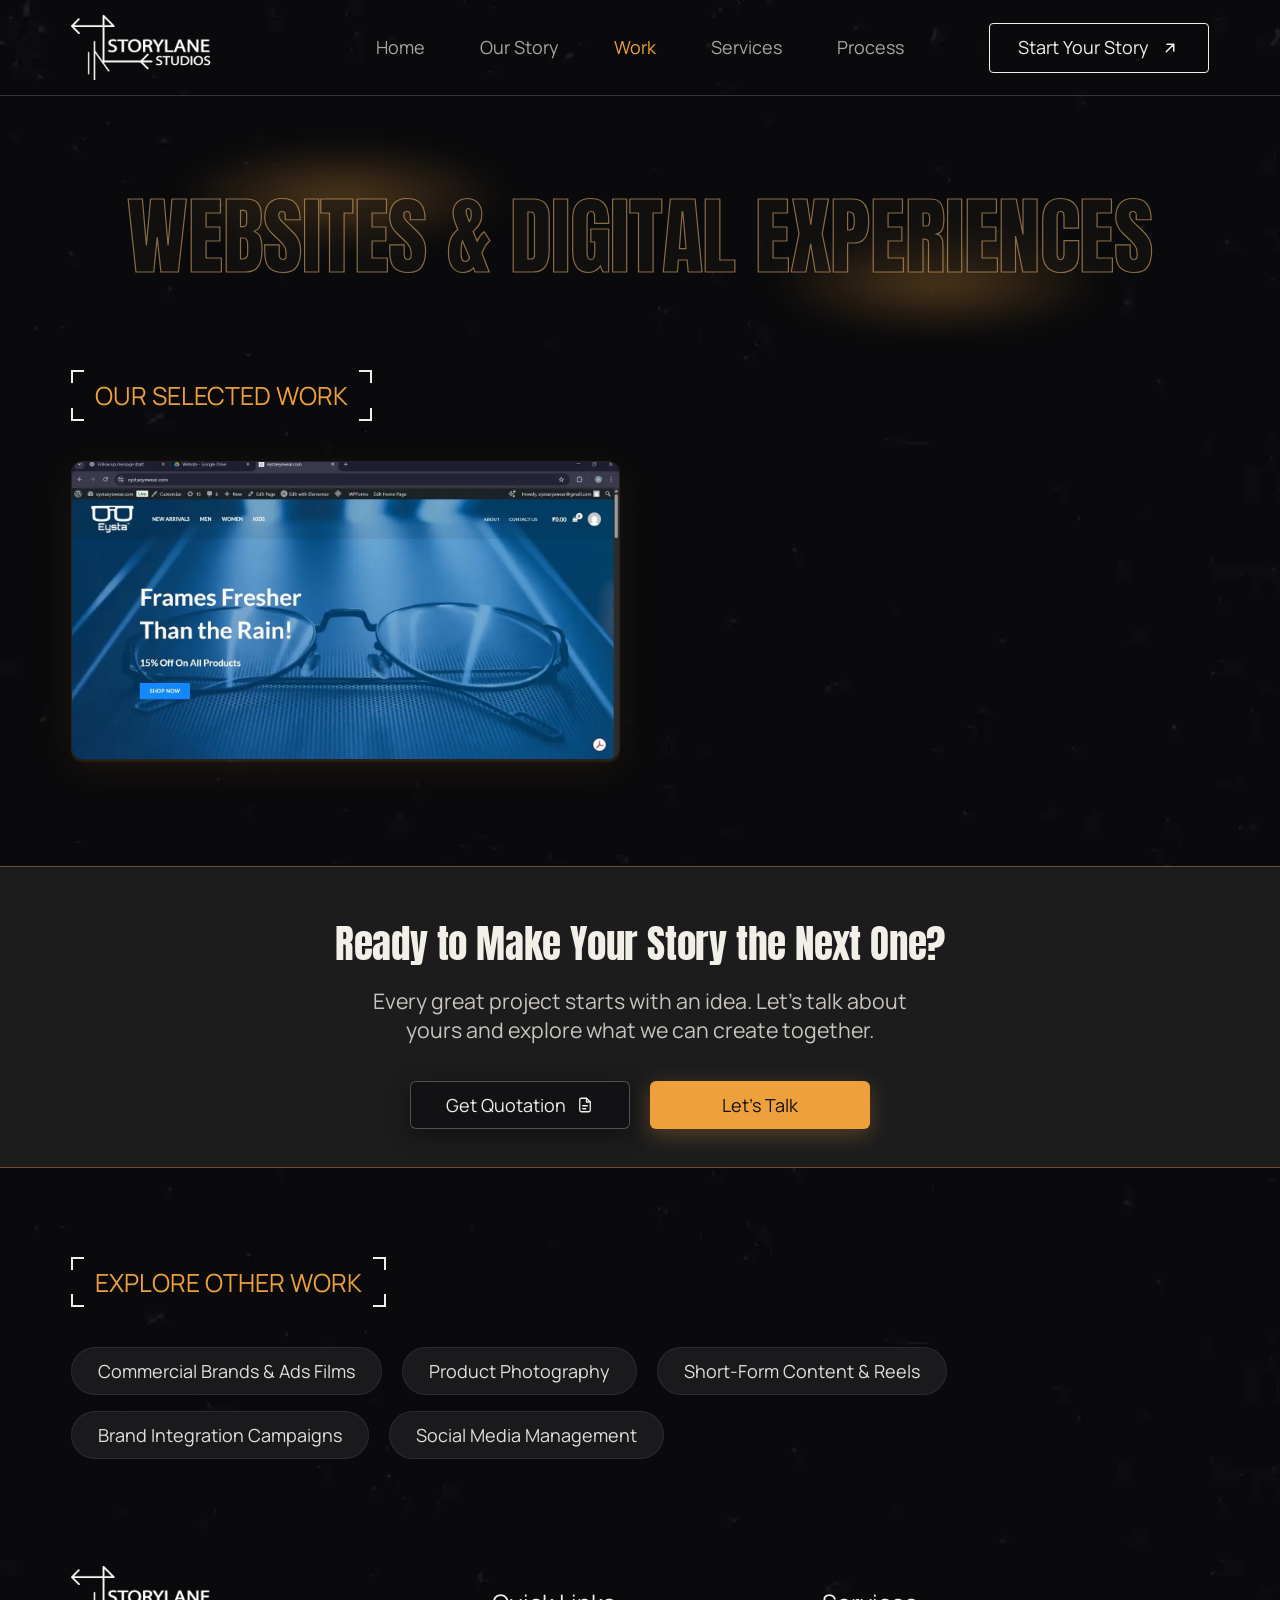
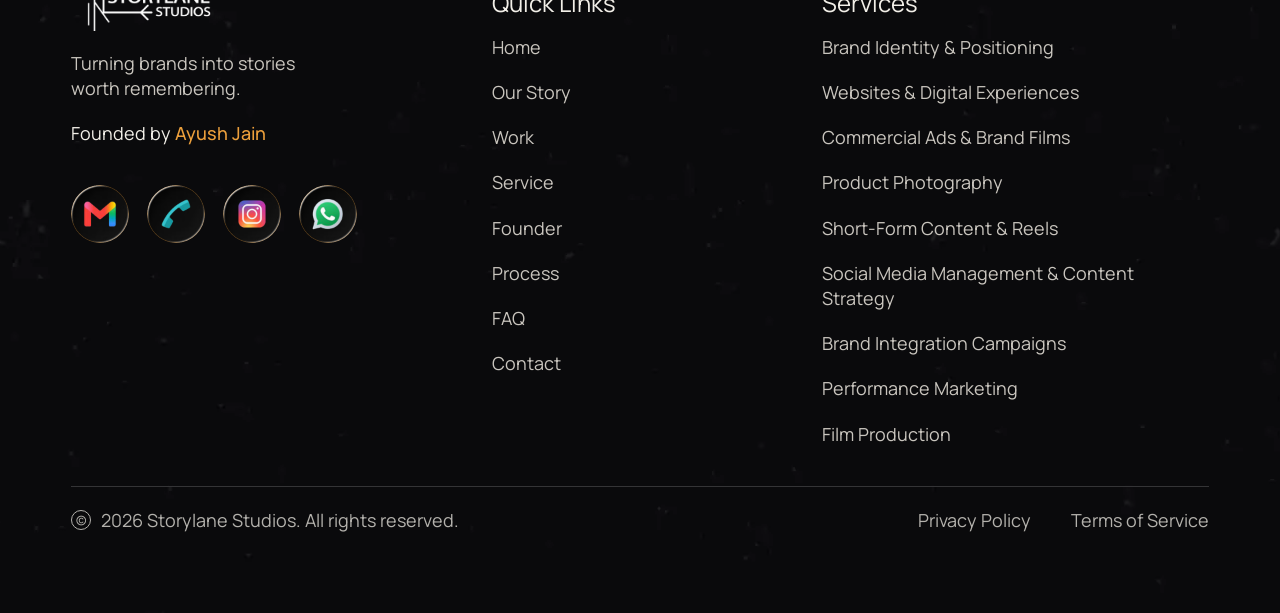
<file: work-websites.html>
<!doctype html>
<html lang="en">
<head>
  <meta charset="utf-8">
  <meta name="viewport" content="width=device-width, initial-scale=1">
  <title>Websites & Digital Experiences — Storylane Studios</title>
  <meta name="description" content="Websites and digital experiences designed and built by Storylane Studios.">
  <meta name="theme-color" content="#0a0a0c">
  <meta property="og:type" content="website">
  <meta property="og:title" content="Websites & Digital Experiences — Storylane Studios">
  <meta property="og:description" content="Websites and digital experiences designed and built by Storylane Studios.">
  <meta property="og:image" content="assets/img/studio-still.jpg">
  <meta name="twitter:card" content="summary_large_image">
  <link rel="icon" type="image/png" href="assets/img/logo.png">
  <link rel="preconnect" href="https://fonts.googleapis.com">
  <link rel="preconnect" href="https://fonts.gstatic.com" crossorigin>
  <link href="https://fonts.googleapis.com/css2?family=Anton&family=Inter:wght@400;500&family=Manrope:wght@300;400;500;600&display=swap" rel="stylesheet">
  <link rel="stylesheet" href="assets/css/styles.css">
  <link rel="stylesheet" href="assets/css/pages.css">
</head>
<body>
  <a class="skip-link" href="#main">Skip to content</a>

  <!-- @header -->
  <header class="site-header" id="top">
    <div class="container header-inner">
      <a href="index.html#home" class="brand" aria-label="Storylane Studios — home">
        <img src="assets/img/logo.png" alt="Storylane Studios" width="140" height="65">
      </a>
      <nav class="main-nav" id="main-nav" aria-label="Primary">
        <ul>
          <li><a href="index.html#home">Home</a></li>
          <li><a href="index.html#our-story">Our Story</a></li>
          <li><a href="index.html#work" class="is-active">Work</a></li>
          <li><a href="index.html#services">Services</a></li>
          <li><a href="index.html#process">Process</a></li>
        </ul>
        <a href="contact.html" class="btn-outline nav-cta-mobile">Start Your Story <svg viewBox="0 0 24 24" aria-hidden="true"><path d="M7 17 17 7M8 7h9v9"/></svg></a>
      </nav>
      <a href="contact.html" class="btn-outline nav-cta">Start Your Story <svg viewBox="0 0 24 24" aria-hidden="true"><path d="M7 17 17 7M8 7h9v9"/></svg></a>
      <button class="nav-toggle" aria-controls="main-nav" aria-expanded="false" aria-label="Open menu"><span></span><span></span></button>
    </div>
  </header>
  <!-- /@header -->

  <main id="main" class="page-main">
    <section class="cat-hero" aria-labelledby="page-title">
      <div class="container">
        <h1 id="page-title" class="outline-title">Websites &amp; Digital Experiences<span class="sweep" aria-hidden="true">Websites &amp; Digital Experiences</span></h1>
      </div>
    </section>
    <section class="cat-block">
      <div class="container">
        <div class="cat-head">
          <p class="eyebrow eyebrow--auto"><span>Our Selected Work</span></p>
        </div>
        <div class="grid-wide">
          <figure class="media-tile tile-in" style="--i:0"><img src="assets/img/work/websites-eysta.webp" alt="Eysta eyewear website — Frames Fresher Than the Rain" loading="lazy"></figure>
        </div>
      </div>
    </section>
    <section class="cta cta--next" aria-labelledby="cta-title">
      <div class="container">
        <h2 id="cta-title" class="display">Ready to Make Your Story the Next One?</h2>
        <p>Every great project starts with an idea. Let’s talk about<br class="br-lg"> yours and explore what we can create together.</p>
        <div class="cta-actions">
          <a class="btn-dark" href="contact.html?service=Websites &amp; Digital Experiences">Get Quotation <svg viewBox="0 0 24 24" aria-hidden="true"><path d="M14 3H7a2 2 0 0 0-2 2v14a2 2 0 0 0 2 2h10a2 2 0 0 0 2-2V8z"/><path d="M14 3v5h5M9 13h6M9 17h4"/></svg></a>
          <a class="btn-amber" href="contact.html">Let’s Talk</a>
        </div>
      </div>
    </section>
    <section class="explore" aria-label="Explore other work">
      <div class="container">
        <p class="eyebrow eyebrow--auto"><span>Explore Other Work</span></p>
        <div class="chips">
          <a class="chip" href="work-commercial.html">Commercial Brands &amp; Ads Films</a>
          <a class="chip" href="work-product-photography.html">Product Photography</a>
          <a class="chip" href="work-short-form.html">Short-Form Content &amp; Reels</a>
          <a class="chip" href="work-brand-integration.html">Brand Integration Campaigns</a>
          <a class="chip" href="work-social-media.html">Social Media Management</a>
        </div>
      </div>
    </section>
  </main>

  <!-- @footer -->
  <footer class="site-footer site-footer--page">
    <div class="container">
      <div class="footer-grid">
        <div class="footer-brand">
          <a href="index.html#home" class="brand"><img src="assets/img/logo.png" alt="Storylane Studios" width="140" height="65" loading="lazy"></a>
          <p>Turning brands into stories<br>worth remembering.</p>
          <p class="founded">Founded by <a href="index.html#founder">Ayush Jain</a></p>
          <ul class="socials">
            <li><a href="mailto:connect.storylanestudios@gmail.com" aria-label="Email connect.storylanestudios@gmail.com"><img src="assets/img/icon-mail.png" alt="" width="58" height="58" loading="lazy"></a></li>
            <li><a href="tel:+918218527215" aria-label="Call +91 8218527215"><img src="assets/img/icon-phone.png" alt="" width="58" height="58" loading="lazy"></a></li>
            <li><a href="https://www.instagram.com/storylane.studios/" target="_blank" rel="noopener" aria-label="Instagram @storylane.studios"><img src="assets/img/icon-instagram.png" alt="" width="58" height="58" loading="lazy"></a></li>
            <li><a href="https://wa.me/918218527215" target="_blank" rel="noopener" aria-label="WhatsApp +91 8218527215"><img src="assets/img/icon-whatsapp.png" alt="" width="58" height="58" loading="lazy"></a></li>
          </ul>
        </div>
        <nav class="footer-col" aria-label="Quick links">
          <h2>Quick Links</h2>
          <ul>
            <li><a href="index.html#home">Home</a></li>
            <li><a href="index.html#our-story">Our Story</a></li>
            <li><a href="index.html#work">Work</a></li>
            <li><a href="index.html#services">Service</a></li>
            <li><a href="index.html#founder">Founder</a></li>
            <li><a href="index.html#process">Process</a></li>
            <li><a href="index.html#faq">FAQ</a></li>
            <li><a href="contact.html">Contact</a></li>
          </ul>
        </nav>
        <div class="footer-col">
          <h2>Services</h2>
          <ul>
            <li><a href="story-dna.html">Brand Identity &amp; Positioning</a></li>
            <li><a href="work-websites.html">Websites &amp; Digital Experiences</a></li>
            <li><a href="work-commercial.html">Commercial Ads &amp; Brand Films</a></li>
            <li><a href="work-product-photography.html">Product Photography</a></li>
            <li><a href="work-short-form.html">Short-Form Content &amp; Reels</a></li>
            <li><a href="work-social-media.html">Social Media Management &amp; Content Strategy</a></li>
            <li><a href="work-brand-integration.html">Brand Integration Campaigns</a></li>
            <li><a href="index.html#services">Performance Marketing</a></li>
            <li><a href="index.html#services">Film Production</a></li>
          </ul>
        </div>
      </div>
      <div class="footer-bottom">
        <p><span class="copy" aria-hidden="true">©</span> 2026 Storylane Studios. All rights reserved.</p>
        <ul>
          <li><a href="#">Privacy Policy</a></li>
          <li><a href="#">Terms of Service</a></li>
        </ul>
      </div>
    </div>
  </footer>
  <!-- /@footer -->

  <script src="assets/js/main.js" defer></script>
</body>
</html>
</file>
<file: assets/css/styles.css>
/* ==========================================================================
   Storylane Studios — landing page
   Measurements follow the 1440px Figma frame (80px gutters, 1280px content).
   ========================================================================== */

:root {
  --bg: #0a0a0c;
  --surface: #161618;
  --surface-2: #1c1c1d;
  --line: #343436;
  --line-soft: rgba(255, 255, 255, 0.08);
  --cream: #f2efe8;
  --text: #c9c5be;
  --muted: #b3b1ac;
  --amber: #eda03c;
  --amber-soft: #f0d0a3;
  --amber-mid: #efbb77;

  --font-display: "Anton", "Impact", "Arial Narrow", sans-serif;
  --font-body: "Manrope", system-ui, -apple-system, "Segoe UI", sans-serif;
  --font-alt: "Inter", system-ui, sans-serif;

  --gutter: clamp(16px, 5.556vw, 80px);
  --content: 1280px;
  --section-gap: clamp(96px, 11.3vw, 163px);
  --fs-display: clamp(38px, 4.583vw, 66px);
  --fs-display-sm: clamp(30px, 3.06vw, 44px);
  --fs-lead: clamp(18px, 1.667vw, 24px);
  --header-h: 96px;
  --ease: cubic-bezier(.22, .61, .36, 1);
}

*, *::before, *::after { box-sizing: border-box; }
html { scroll-behavior: smooth; -webkit-text-size-adjust: 100%; }
@media (prefers-reduced-motion: reduce) {
  html { scroll-behavior: auto; }
  *, *::before, *::after { animation: none !important; transition: none !important; }
}
body {
  margin: 0;
  background: var(--bg) url("../img/texture.webp") repeat-y center top / max(1687px, 117%) auto;
  color: var(--cream);
  font-family: var(--font-body);
  font-size: 18px;
  line-height: 1.4;
  overflow-x: hidden;
  -webkit-font-smoothing: antialiased;
  text-rendering: optimizeLegibility;
}
img { display: block; max-width: 100%; height: auto; }
a { color: inherit; text-decoration: none; }
ul, ol { list-style: none; margin: 0; padding: 0; }
h1, h2, h3, p, figure { margin: 0; }
button { font: inherit; color: inherit; background: none; border: 0; padding: 0; cursor: pointer; }
:focus-visible { outline: 2px solid var(--amber); outline-offset: 3px; border-radius: 4px; }

.sr-only { position: absolute; width: 1px; height: 1px; overflow: hidden; clip: rect(0 0 0 0); white-space: nowrap; }
.skip-link { position: absolute; left: 16px; top: -60px; z-index: 100; background: var(--amber); color: #111; padding: 10px 16px; border-radius: 6px; }
.skip-link:focus { top: 16px; }

.container { width: min(var(--content), 100% - 2 * var(--gutter)); margin-inline: auto; }
.section { position: relative; padding-top: var(--section-gap); }
section[id], article[id] { scroll-margin-top: calc(var(--header-h) - 1px); }

/* ---------- Typography ---------- */
.display {
  font-family: var(--font-display);
  font-weight: 400;
  font-size: var(--fs-display);
  line-height: 1.53;
  letter-spacing: -0.005em;
  color: var(--cream);
}
.grad {
  background: linear-gradient(180deg, var(--cream) 42%, #f3c98f 78%, var(--amber) 100%);
  -webkit-background-clip: text;
  background-clip: text;
  color: transparent;
  -webkit-box-decoration-break: clone;
  box-decoration-break: clone;
  padding-bottom: .06em;
}
.lead {
  font-size: var(--fs-lead);
  line-height: 1.375;
  font-weight: 400;
  color: var(--muted);
}
.underline::after {
  content: "";
  display: block;
  width: 48px;
  height: 3px;
  margin-top: 10px;
  background: var(--text);
  border-radius: 2px;
}

/* Corner-bracket label */
.eyebrow {
  display: inline-flex;
  align-items: center;
  justify-content: center;
  width: 240px;
  height: 48px;
  margin-bottom: 40px;
  font-size: clamp(22px, 1.95vw, 28px);
  font-weight: 400;
  color: var(--amber);
  text-transform: uppercase;
  --c: var(--cream);
  background:
    linear-gradient(var(--c), var(--c)) left top / 13px 2px,
    linear-gradient(var(--c), var(--c)) left top / 2px 13px,
    linear-gradient(var(--c), var(--c)) right top / 13px 2px,
    linear-gradient(var(--c), var(--c)) right top / 2px 13px,
    linear-gradient(var(--c), var(--c)) left bottom / 13px 2px,
    linear-gradient(var(--c), var(--c)) left bottom / 2px 13px,
    linear-gradient(var(--c), var(--c)) right bottom / 13px 2px,
    linear-gradient(var(--c), var(--c)) right bottom / 2px 13px;
  background-repeat: no-repeat;
}
#process .eyebrow { text-transform: none; }

/* ---------- Buttons ---------- */
.btn-amber {
  display: inline-flex;
  align-items: center;
  justify-content: center;
  width: 220px;
  height: 48px;
  border-radius: 6px;
  background: var(--amber);
  color: #141210;
  font-size: 18px;
  font-weight: 400;
  box-shadow: 0 6px 22px rgba(237, 160, 60, .28);
  transition: transform .25s var(--ease), box-shadow .25s var(--ease), background-color .25s;
}
.btn-amber:hover { background: #f2ab4f; transform: translateY(-2px); box-shadow: 0 10px 30px rgba(237, 160, 60, .4); }

.btn-outline {
  display: inline-flex;
  align-items: center;
  justify-content: center;
  gap: 12px;
  width: 220px;
  height: 50px;
  border: 1px solid var(--cream);
  border-radius: 4px;
  font-size: 18px;
  color: var(--cream);
  transition: background-color .25s, color .25s;
}
.btn-outline svg { width: 18px; height: 18px; fill: none; stroke: currentColor; stroke-width: 2; stroke-linecap: round; stroke-linejoin: round; transition: transform .25s var(--ease); }
.btn-outline:hover { background: var(--cream); color: #111; }
.btn-outline:hover svg { transform: translate(2px, -2px); }

/* ---------- Header ---------- */
.header-spacer { height: 79px; }
.site-header {
  position: sticky;
  top: 0;
  z-index: 50;
  height: var(--header-h);
  border-top: 1px solid var(--line);
  border-bottom: 1px solid var(--line);
  background: rgba(10, 10, 12, .0);
  transition: background-color .3s, backdrop-filter .3s;
}
.site-header.is-scrolled { background: rgba(10, 10, 12, .86); -webkit-backdrop-filter: blur(12px); backdrop-filter: blur(12px); }
.header-inner { height: 100%; display: grid; grid-template-columns: 1fr auto 1fr; align-items: center; }
.brand img { width: 140px; height: auto; }
.main-nav ul { display: flex; gap: 62px; }
.main-nav a { font-size: 18px; color: #a7a5a1; transition: color .2s; position: relative; }
.main-nav a:hover { color: var(--cream); }
.main-nav a.is-active { color: var(--amber); }
.nav-cta { justify-self: end; }
.nav-cta-mobile, .nav-toggle { display: none; }

/* ---------- Glow stripes (cinematic light bars) ---------- */
.glow-stripes {
  position: absolute;
  left: 0; right: 0;
  height: 250px;
  pointer-events: none;
  z-index: 0;
  background: repeating-linear-gradient(90deg,
      rgba(237, 160, 60, 0) 0 6px,
      rgba(237, 160, 60, .2) 10px,
      rgba(237, 160, 60, 0) 14px 20px);
  filter: blur(2.5px);
  -webkit-mask-image: linear-gradient(180deg, transparent 0%, #000 45%, #000 70%, transparent 100%);
  mask-image: linear-gradient(180deg, transparent 0%, #000 45%, #000 70%, transparent 100%);
  opacity: .9;
}

/* ---------- Spotlight card (hero / story / process) ---------- */
.spot-card {
  position: relative;
  z-index: 1;
  background:
    radial-gradient(ellipse 230px 110px at 50% 46px, rgba(237, 160, 60, .30), transparent 70%),
    linear-gradient(180deg, transparent 72%, rgba(237, 160, 60, .10) 100%),
    var(--surface);
  border: 1px solid rgba(255, 255, 255, .07);
  border-radius: 16px;
  padding: 0 20px 41px;
  box-shadow: 0 30px 60px rgba(0, 0, 0, .35);
}
.spot-title {
  height: 111px;
  display: flex;
  align-items: center;
  justify-content: center;
  padding-top: 12px;
}
.spot-title span {
  font-family: var(--font-display);
  font-size: clamp(24px, 2.3vw, 33px);
  line-height: 1;
  text-transform: uppercase;
  background: linear-gradient(180deg, #e9ae63 0%, #f1d7b4 55%, var(--cream) 100%);
  -webkit-background-clip: text;
  background-clip: text;
  color: transparent;
}
.spot-media {
  border-radius: 12px;
  overflow: hidden;
  aspect-ratio: 653 / 344;
  background: #111;
}
.spot-media img { width: 100%; height: 100%; object-fit: cover; transition: transform 1.2s var(--ease); }
.spot-card:hover .spot-media img { transform: scale(1.03); }
.spot-caption {
  padding-top: 41px;
  margin-bottom: -6px;
  text-align: center;
  color: var(--amber);
  font-size: 18px;
  line-height: 1.4;
}

/* ---------- Hero ---------- */
.hero { position: relative; padding-top: 59px; padding-bottom: 103px; }
.hero > .glow-stripes { top: 545px; height: 290px; opacity: 1; }
.hero-grid {
  position: relative;
  z-index: 1;
  display: grid;
  grid-template-columns: 1fr 693px;
  gap: 40px;
  align-items: start;
}
.hero-copy h1 { margin-top: 6px; }
.hero-copy .lead { max-width: 500px; margin-top: 15px; }
.hero-copy .btn-amber { margin-top: 41px; }

/* ---------- Differences film strip ---------- */
.differences {
  position: relative;
  height: 604px;
  overflow: hidden;
}
.film-wrap {
  position: absolute;
  left: -100px;
  top: calc(46% - 78px);
  width: 1640px;
  transform: translateY(-50%) rotate(-7.7deg);
  transform-origin: 50% 50%;
}
.diff-title {
  font-size: var(--fs-display-sm);
  line-height: 1;
  padding-left: 202px;
  margin-bottom: 18px;
  white-space: nowrap;
}
.film {
  background: #131315;
  padding: 0;
}
.perf {
  height: 26px;
  position: relative;
  background: linear-gradient(180deg, #f8e1bd, #eeb064) 0 50% / 100% 12px no-repeat;
  -webkit-mask: linear-gradient(90deg, #000 12px, transparent 12px) 4px 0 / 23px 100% repeat-x;
  mask: linear-gradient(90deg, #000 12px, transparent 12px) 4px 0 / 23px 100% repeat-x;
}
.film { position: relative; }
.film::before, .film::after {
  content: "";
  position: absolute;
  left: 0; right: 0;
  height: 1px;
  background: repeating-linear-gradient(90deg, var(--amber) 0 5px, transparent 5px 8px);
  opacity: .9;
}
.film::before { top: -1px; }
.film::after { bottom: -1px; }
.film-cards {
  display: flex;
  gap: 26px;
  padding: 4px 0 4px 190px;
}
.film-card {
  position: relative;
  flex: 0 0 300px;
  height: 180px;
  display: flex;
  flex-direction: column;
  align-items: center;
  justify-content: center;
  text-align: center;
  padding: 16px;
  border-radius: 18px;
  background: #18181a;
  border: 1px solid rgba(255, 255, 255, .05);
  overflow: hidden;
  font-family: var(--font-alt);
  transition: transform .35s var(--ease), border-color .35s;
}
.film-card:hover { transform: translateY(-4px); border-color: rgba(237, 160, 60, .35); }
.film-icon {
  position: absolute;
  left: -14px;
  top: 8px;
  width: 150px;
  height: 150px;
  fill: none;
  stroke: #2e2518;
  stroke-width: 2.4;
  stroke-linecap: round;
  stroke-linejoin: round;
  z-index: 0;
}
.film-card h3, .film-card p { position: relative; z-index: 1; }
.film-card h3 { font-size: 24px; font-weight: 500; line-height: 1.25; color: var(--cream); letter-spacing: .01em; }
.film-card p { margin-top: 8px; font-size: 18px; line-height: 1.45; color: #a9a7a2; letter-spacing: .02em; max-width: 230px; }

/* ---------- Our Story ---------- */
.our-story { padding-top: 0; }
.our-story > .glow-stripes--story { top: 380px; height: 220px; }
.story-grid {
  position: relative;
  z-index: 1;
  display: grid;
  grid-template-columns: 693px 1fr;
  gap: 40px;
  align-items: start;
}
.story-copy { text-align: right; padding-top: 8px; }
.story-copy h2 { margin-top: -2px; }
.story-copy .lead { margin: 15px 0 0 auto; max-width: 455px; }

.chapters {
  position: relative;
  margin-top: 89px;
  border-top: 1px solid var(--line);
  border-bottom: 1px solid var(--line);
}
.chapters-grid {
  display: grid;
  grid-template-columns: 460px 1fr;
  min-height: 740px;
  border-left: 1px solid var(--line);
  border-right: 1px solid var(--line);
}
.chapters-dial {
  position: relative;
  overflow: hidden;
  border-right: 1px solid var(--line);
}
.dial-ring {
  --p: 0;
  position: absolute;
  left: -370px;
  top: 0;
  width: 740px;
  height: 740px;
  border-radius: 50%;
  background: conic-gradient(from 0deg, #eda03c 0deg, #c98a3a 12deg, #2a2724 calc(42deg + var(--p) * 120deg), #1e1e1f calc(60deg + var(--p) * 120deg), #1e1e1f 360deg);
  -webkit-mask: radial-gradient(circle, transparent 331px, #000 332px);
  mask: radial-gradient(circle, transparent 331px, #000 332px);
}
.dial-label {
  position: absolute;
  left: 0;
  width: 296px;
  top: 254px;
  text-align: center;
  font-size: 28px;
  font-weight: 300;
  line-height: 62px;
  color: var(--text);
}
.dial-mouse {
  position: absolute;
  left: 139px;
  top: 446px;
  width: 18px;
  height: 26px;
  fill: none;
  stroke: var(--text);
  stroke-width: 1.6;
  stroke-linecap: round;
}
.dial-mouse path { animation: wheel 1.8s var(--ease) infinite; }
@keyframes wheel { 0% { transform: translateY(0); opacity: 1; } 70% { transform: translateY(5px); opacity: 0; } 100% { opacity: 0; } }
.dial-num {
  position: absolute;
  left: 289px;
  top: 310px;
  width: 121px;
  height: 121px;
  display: grid;
  place-items: center;
  border-radius: 50%;
  background: var(--bg);
  border: 1px solid var(--line);
  font-size: 48px;
  font-weight: 300;
  color: var(--amber);
  padding-bottom: 4px;
}
.chapter-card {
  position: relative;
  align-self: center;
  margin: 142px -1px;
  padding: 50px 50px 56px;
  border: 1px solid var(--line);
  border-radius: 24px;
}
.chapter-card::before {
  content: "";
  position: absolute;
  inset: -1px;
  border-radius: inherit;
  pointer-events: none;
  --r: 24px;
  background:
    radial-gradient(circle at 100% 100%, transparent calc(var(--r) - 1px), var(--amber) var(--r)) left top / var(--r) var(--r),
    radial-gradient(circle at 0 100%, transparent calc(var(--r) - 1px), var(--amber) var(--r)) right top / var(--r) var(--r),
    radial-gradient(circle at 100% 0, transparent calc(var(--r) - 1px), var(--amber) var(--r)) left bottom / var(--r) var(--r),
    radial-gradient(circle at 0 0, transparent calc(var(--r) - 1px), var(--amber) var(--r)) right bottom / var(--r) var(--r);
  background-repeat: no-repeat;
}
.chapter-kicker {
  display: flex;
  align-items: center;
  gap: 12px;
  font-size: 20px;
  color: var(--cream);
}
.chapter-kicker::before { content: ""; width: 14px; height: 3px; background: var(--cream); }
.chapter-title {
  margin-top: 12px;
  font-size: var(--fs-display-sm);
  line-height: 68px;
}
.chapter-card p:last-child {
  margin-top: 14px;
  max-width: 640px;
  font-size: var(--fs-lead);
  line-height: 1.375;
  color: var(--muted);
}

/* ---------- Split heading (work / services) ---------- */
.split-head {
  display: grid;
  grid-template-columns: 1fr 608px;
  gap: 40px;
  align-items: end;
}
.split-head h2 { margin-top: 6px; }
.split-head .lead { padding-bottom: 17px; }

/* ---------- Work ---------- */
.work-grid {
  margin-top: 46px;
  display: grid;
  grid-template-columns: repeat(3, 1fr);
  column-gap: 23px;
  row-gap: 19px;
}
.work-card {
  position: relative;
  aspect-ratio: 411 / 341;
  border-radius: 12px;
  overflow: hidden;
  border: 1px solid rgba(255, 255, 255, .07);
  background: #111;
  isolation: isolate;
}
.work-card img { width: 100%; height: 100%; object-fit: cover; transition: transform .8s var(--ease), filter .8s; }
.work-card::after {
  content: "";
  position: absolute;
  inset: 0;
  background: linear-gradient(180deg, transparent 55%, rgba(8, 8, 10, .55) 78%, rgba(8, 8, 10, .9) 100%);
  z-index: 1;
}
.work-card h3 {
  position: absolute;
  left: 20px; right: 20px; bottom: 19px;
  z-index: 2;
  font-size: clamp(18px, 1.667vw, 24px);
  font-weight: 400;
  line-height: 1.3;
  color: var(--cream);
  transition: transform .4s var(--ease);
}
.work-card:hover img { transform: scale(1.05); }
.work-card:hover h3 { transform: translateY(-4px); }

/* ---------- Services ---------- */
.services .split-head { grid-template-columns: 1fr 622px; }
.svc-list { margin-top: 17px; }
.svc {
  position: relative;
  border-bottom: 1px solid rgba(242, 239, 232, .78);
  transition: background-color .4s;
}
.svc:first-child { border-top: 1px solid rgba(242, 239, 232, .78); }
.svc:first-child.is-open { border-top-color: transparent; }
.svc:first-child.is-open::before {
  content: ""; position: absolute; left: 0; right: 0; top: -1px; height: 1px;
  background: linear-gradient(90deg, var(--amber), var(--amber-mid) 30%, rgba(242, 239, 232, .78) 60%);
}
.svc.is-open { background: var(--surface); }
.svc-head {
  display: grid;
  grid-template-columns: 204px 380px;
  align-items: center;
  width: 100%;
  padding: 15px 0 15px 20px;
  text-align: left;
}
.svc.is-open .svc-head { padding-top: 21px; padding-bottom: 0; }
.svc-num {
  width: 85px;
  height: 48px;
  display: grid;
  place-items: center;
  font-size: 24px;
  font-weight: 300;
  color: var(--cream);
  --c: var(--cream);
  background:
    linear-gradient(var(--c), var(--c)) left top / 11px 2px,
    linear-gradient(var(--c), var(--c)) left top / 2px 11px,
    linear-gradient(var(--c), var(--c)) right top / 11px 2px,
    linear-gradient(var(--c), var(--c)) right top / 2px 11px,
    linear-gradient(var(--c), var(--c)) left bottom / 11px 2px,
    linear-gradient(var(--c), var(--c)) left bottom / 2px 11px,
    linear-gradient(var(--c), var(--c)) right bottom / 11px 2px,
    linear-gradient(var(--c), var(--c)) right bottom / 2px 11px;
  background-repeat: no-repeat;
  margin-top: -8px;
  transition: color .3s;
}
.svc.is-open .svc-num { --c: var(--amber); align-self: start; margin-top: 0; }
.svc-pill {
  display: flex;
  align-items: center;
  height: 84px;
  padding: 0 24px;
  border-radius: 8px;
  font-family: var(--font-display);
  font-size: clamp(24px, 2.3vw, 33px);
  color: var(--cream);
  background:
    radial-gradient(ellipse 150px 70px at 50% 70%, rgba(237, 160, 60, 0), transparent 70%),
    linear-gradient(180deg, #19191b, #101012);
  border: 1px solid rgba(239, 187, 119, .32);
  box-shadow: inset 0 1px 0 rgba(255, 255, 255, .04), 0 6px 18px rgba(0, 0, 0, .35);
  transition: background .4s, border-color .3s;
}
.svc-head:hover .svc-pill { border-color: rgba(239, 187, 119, .7); }
.svc.is-open .svc-pill {
  background:
    radial-gradient(ellipse 160px 80px at 45% 75%, rgba(237, 160, 60, .32), transparent 75%),
    linear-gradient(180deg, #1d1b18, #111012);
}
.svc-body {
  display: grid;
  grid-template-rows: 0fr;
  transition: grid-template-rows .5s var(--ease);
}
.svc.is-open .svc-body { grid-template-rows: 1fr; }
.svc-inner {
  overflow: hidden;
  display: grid;
  grid-template-columns: 224px 400px 1fr 519px;
  min-height: 0;
}
.svc-text { grid-column: 2; padding: 22px 0 20px; min-height: 156px; opacity: 0; transform: translateY(8px); transition: opacity .4s .1s, transform .4s .1s var(--ease); }
.svc.is-open .svc-text { opacity: 1; transform: none; }
.svc-text h3 { font-size: clamp(22px, 1.95vw, 28px); font-weight: 400; line-height: 1.3; color: var(--cream); }
.svc-text p { margin-top: 10px; font-size: 20px; line-height: 1.35; color: var(--muted); }
.svc-media {
  position: absolute;
  top: 21px;
  right: 20px;
  width: 40.55%;
  height: 220px;
  border-radius: 10px;
  overflow: hidden;
  background: #d9d9d9;
  opacity: 0;
  transition: opacity .5s .15s;
}
.svc.is-open .svc-media { opacity: 1; }
.svc-media img { width: 100%; height: 100%; object-fit: cover; }

/* ---------- Founder ---------- */
.founder-wrap { position: relative; }
.founder-wrap > h2 { margin-top: 6px; }
.founder-name {
  position: absolute;
  right: 0;
  top: 0;
  width: 6.67em;
  height: 4.75em;
  pointer-events: none;
  font-family: var(--font-body);
  font-weight: 500;
  font-size: clamp(40px, 5.42vw, 78px);
  line-height: 1;
  letter-spacing: 0;
}
.fn {
  position: absolute;
  white-space: nowrap;
  transform-origin: 0 .883em;
}
.fn-front { left: 1.333em; top: -.396em; color: var(--cream); transform: rotate(33.69deg); }
.fn-back {
  font-size: .936em;
  left: 1.096em; top: .385em;
  transform: matrix(.832, .555, 0, 1, 0, 0);
  background: linear-gradient(180deg, var(--cream) 38%, #f3c98f 72%, var(--amber) 100%);
  -webkit-background-clip: text; background-clip: text; color: transparent;
}
.fn-blur {
  left: .218em; top: .655em;
  transform: rotate(33.69deg);
  color: rgba(222, 160, 90, .4);
  filter: blur(6px);
}
.founder-grid {
  margin-top: 30px;
  display: grid;
  grid-template-columns: 411px 1fr;
  gap: 24px;
  align-items: start;
}
.founder-photo {
  border-radius: 16px;
  overflow: hidden;
  aspect-ratio: 411 / 571;
  box-shadow: 0 0 60px 6px rgba(237, 160, 60, .28);
}
.founder-photo img { width: 100%; height: 100%; object-fit: cover; object-position: 50% 35%; transition: transform 1s var(--ease); }
.founder-photo:hover img { transform: scale(1.03); }
.founder-bio { display: flex; flex-direction: column; gap: 19px; }
.bio-card {
  background: var(--surface-2);
  border: 1px solid rgba(255, 255, 255, .06);
  border-radius: 20px;
  padding: 20px 20px 20px;
  color: #c7c4bf;
  font-size: 20px;
  line-height: 1.35;
}
.bio-card--intro { width: 435px; min-height: 175px; }
.bio-card--intro h3 { font-size: 24px; font-weight: 500; line-height: 1.3; color: var(--cream); margin-bottom: 17px; }
.bio-card--intro p { max-width: 380px; }
.bio-card--story { max-width: 735px; padding-top: 20px; padding-bottom: 20px; }
.bio-card--story p + p { margin-top: 20px; }

/* ---------- Process ---------- */
.process > .glow-stripes--process { top: 560px; height: 240px; }
.process-head {
  position: relative;
  z-index: 1;
  display: grid;
  grid-template-columns: 1fr 693px;
  gap: 40px;
  align-items: start;
}
.process-head h2 { margin-top: 6px; }
.process-head .lead { margin-top: 15px; max-width: 500px; }
.process-card { margin-top: 81px; }

.timeline {
  position: relative;
  z-index: 1;
  margin-top: 79px;
  height: 484px;
}
.steps { position: absolute; inset: 0; }
.step {
  position: absolute;
  width: 28.2%;
  height: 135px;
  display: flex;
  align-items: center;
  gap: 20px;
  padding: 0 20px;
  background: var(--surface-2);
  border: 1px solid rgba(255, 255, 255, .07);
  border-radius: 10px;
  box-shadow: 0 8px 26px rgba(237, 160, 60, .10), 0 2px 0 rgba(237, 160, 60, .12);
  transition: transform .35s var(--ease), box-shadow .35s;
}
.step:hover { transform: translateY(-3px); box-shadow: 0 12px 34px rgba(237, 160, 60, .2), 0 2px 0 rgba(237, 160, 60, .2); }
.step::after {
  content: "";
  position: absolute;
  left: 50%;
  width: 1px;
  background: var(--cream);
}
.step--2, .step--4 { top: 0; }
.step--1, .step--3, .step--5 { top: 349px; }
.step--1 { left: 0; }
.step--2 { left: 17.19%; }
.step--3 { left: 35.94%; }
.step--4 { left: 53.13%; }
.step--5 { left: 71.8%; }
.step--2::after, .step--4::after { top: 100%; height: 80px; }
.step--1::after, .step--3::after, .step--5::after { bottom: 100%; height: 66px; }
.step-icon {
  flex: 0 0 56px;
  height: 56px;
  border-radius: 50%;
  display: grid;
  place-items: center;
  background: radial-gradient(circle at 50% 45%, #fbefdc 0%, #f3d3a5 55%, #ebb46d 100%);
  margin-top: -6px;
}
.step-icon svg { width: 22px; height: 22px; fill: none; stroke: #111; stroke-width: 2; stroke-linecap: round; stroke-linejoin: round; }
.step-icon svg .fill { fill: #111; }
.step h3 { font-family: var(--font-display); font-weight: 400; font-size: 26px; line-height: 1.3; color: var(--cream); }
.step p { margin-top: 4px; font-size: 18px; line-height: 1.38; color: var(--muted); }

.ruler { position: absolute; left: 0; right: 0; top: 206px; height: 80px; }
.scene {
  position: absolute;
  left: var(--x);
  top: 0;
  transform: translateX(-50%);
  font-size: 20px;
  color: var(--amber);
  white-space: nowrap;
}
.ruler-ticks {
  position: absolute;
  left: 3.1%;
  right: 3.75%;
  top: 42px;
  height: 20px;
  background:
    repeating-linear-gradient(90deg, var(--cream) 0 1px, transparent 1px 50px) 0 0 / 100% 20px no-repeat,
    repeating-linear-gradient(90deg, var(--cream) 0 1px, transparent 1px 10px) 0 10px / 100% 10px no-repeat;
}
.ruler-bar {
  position: absolute;
  left: 3.1%;
  right: 3.75%;
  top: 62px;
  height: 16px;
  border-top: 1px solid var(--cream);
  border-bottom: 1px solid var(--cream);
  background: var(--surface);
}
.ruler-bar::before, .ruler-bar::after {
  content: "";
  position: absolute;
  top: 50%;
  width: 14px; height: 14px;
  margin-top: -7px;
  border-radius: 50%;
  border: 3px solid var(--cream);
  background: var(--bg);
}
.ruler-bar::before { left: 0; }
.ruler-bar::after { right: -4px; }
.ruler .scene::after {
  content: "";
  position: absolute;
  left: 50%;
  top: 41px;
  width: 24px;
  height: 22px;
  margin-left: -12px;
  background: var(--cream);
  clip-path: polygon(0 0, 100% 0, 100% 55%, 50% 100%, 0 55%);
}

/* ---------- FAQ ---------- */
.faq > .container > h2 { margin-top: 6px; }
.faq-grid {
  margin-top: 31px;
  display: grid;
  grid-template-columns: 1fr 1fr;
  gap: 22px;
  align-items: start;
}
.faq-col { display: flex; flex-direction: column; gap: 18px; }
.faq-item {
  position: relative;
  border-radius: 10px;
  background:
    linear-gradient(180deg, rgba(255, 255, 255, .015), rgba(0, 0, 0, .2)),
    #0e0e10;
  box-shadow: inset 0 0 0 1px rgba(255, 255, 255, .07), inset 0 -6px 18px rgba(237, 160, 60, .05);
  transition: background .4s;
}
.faq-item::before {
  content: "";
  position: absolute;
  inset: 0;
  border-radius: inherit;
  padding: 1px;
  background: linear-gradient(180deg, rgba(239, 200, 150, .7), rgba(150, 130, 110, .22) 30%, rgba(150, 130, 110, .18) 70%, rgba(239, 187, 119, .6));
  -webkit-mask: linear-gradient(#000 0 0) content-box, linear-gradient(#000 0 0);
  -webkit-mask-composite: xor;
  mask-composite: exclude;
  pointer-events: none;
}
.faq-item.is-open {
  background:
    radial-gradient(ellipse 70% 90% at 35% 30%, rgba(170, 110, 40, .38), transparent 75%),
    linear-gradient(180deg, #2c2116, #17130e);
}
.faq-q {
  width: 100%;
  min-height: 106px;
  display: flex;
  align-items: center;
  justify-content: space-between;
  gap: 24px;
  padding: 20px 20px;
  text-align: left;
  font-size: clamp(19px, 1.667vw, 24px);
  font-weight: 500;
  line-height: 1.375;
  color: var(--cream);
}
.faq-item.is-open .faq-q { min-height: 0; padding-top: 19px; padding-bottom: 0; align-items: flex-start; }
.faq-q > span:first-child { max-width: 540px; }
.faq-icon {
  position: relative;
  flex: 0 0 38px;
  height: 38px;
  border-radius: 4px;
  background: #0b0b0c;
  border: 1px solid #3a3836;
  transition: transform .35s var(--ease), border-color .3s;
}
.faq-item.is-open .faq-icon { margin-top: 15px; }
.faq-q:hover .faq-icon { border-color: var(--amber); }
.faq-icon::before, .faq-icon::after {
  content: "";
  position: absolute;
  left: 50%; top: 50%;
  width: 14px; height: 2px;
  margin: -1px 0 0 -7px;
  background: var(--cream);
  border-radius: 1px;
  transition: transform .35s var(--ease);
}
.faq-icon::after { transform: rotate(90deg); }
.faq-item.is-open .faq-icon::before { transform: rotate(45deg) scaleX(.85); }
.faq-item.is-open .faq-icon::after { transform: rotate(135deg) scaleX(.85); }
.faq-a {
  display: grid;
  grid-template-rows: 0fr;
  transition: grid-template-rows .45s var(--ease);
}
.faq-item.is-open .faq-a { grid-template-rows: 1fr; }
.faq-a > div { overflow: hidden; }
.faq-a p {
  padding: 18px 20px 20px;
  font-size: 20px;
  line-height: 1.35;
  color: #b9b4ab;
}

/* ---------- CTA ---------- */
.cta {
  margin-top: var(--section-gap);
  padding: 50px 0 38px;
  text-align: center;
  background: var(--surface-2);
  border-top: 1px solid var(--line);
  border-bottom: 1px solid #6b4f2a;
}
.cta h2 { font-size: var(--fs-display-sm); line-height: 1.4; }
.cta p { margin-top: 14px; font-size: clamp(20px, 1.95vw, 28px); font-weight: 300; line-height: 1.36; color: var(--text); }
.cta .btn-amber { margin-top: 38px; }

/* ---------- Footer ---------- */
.site-footer { padding: 162px 0 80px; }
.footer-grid {
  display: grid;
  grid-template-columns: 472px 377px 1fr;
}
.footer-brand p { margin-top: 20px; font-size: 18px; line-height: 1.39; color: var(--text); }
.footer-brand .founded { margin-top: 20px; color: var(--cream); }
.founded a { color: var(--amber); font-weight: 500; }
.socials { display: flex; gap: 18px; margin-top: 39px; }
.socials a { display: block; width: 58px; height: 58px; border-radius: 50%; overflow: hidden; transition: transform .3s var(--ease), box-shadow .3s; }
.socials a:hover { transform: translateY(-3px); box-shadow: 0 6px 18px rgba(237, 160, 60, .3); }
.footer-col { padding-top: 21px; }
.footer-col h2 { font-size: 24px; font-weight: 400; line-height: 1.3; color: var(--cream); }
.footer-col ul { margin-top: 17px; display: flex; flex-direction: column; gap: 20px; }
.footer-col a { font-size: 18px; line-height: 25px; color: var(--text); transition: color .2s; }
.footer-col a:hover { color: var(--amber); }
.footer-bottom {
  margin-top: 39px;
  padding-top: 21px;
  border-top: 1px solid var(--line);
  display: flex;
  justify-content: space-between;
  align-items: center;
  gap: 16px;
  font-size: 18px;
  color: var(--muted);
}
.footer-bottom p { display: flex; align-items: center; gap: 10px; }
.copy { display: inline-grid; place-items: center; width: 20px; height: 20px; border: 1.5px solid var(--muted); border-radius: 50%; font-size: 13px; line-height: 1; }
.footer-bottom ul { display: flex; gap: 40px; }
.footer-bottom a:hover { color: var(--cream); }

/* ---------- Reveal on scroll ---------- */
.js .reveal { opacity: 0; transform: translateY(24px); transition: opacity .8s var(--ease), transform .8s var(--ease); }
.js .reveal.is-in { opacity: 1; transform: none; }

/* ==========================================================================
   Responsive
   ========================================================================== */
@media (max-width: 1360px) {
  .main-nav ul { gap: clamp(28px, 4.3vw, 62px); }
  .hero-grid, .process-head { grid-template-columns: 1fr minmax(0, 48.1%); }
  .story-grid { grid-template-columns: minmax(0, 54%) 1fr; }
  .split-head, .services .split-head { grid-template-columns: 1fr minmax(0, 47.5%); }
  .chapters-grid { grid-template-columns: 36% 1fr; }
  .svc-inner { grid-template-columns: 224px minmax(0, 400px) 1fr minmax(0, 40%); }
  .footer-grid { grid-template-columns: 37% 29% 1fr; }
}

@media (max-width: 1100px) {
  :root { --header-h: 76px; }
  .header-spacer { height: 0; }
  .site-header { border-top: 0; background: rgba(10, 10, 12, .86); -webkit-backdrop-filter: blur(12px); backdrop-filter: blur(12px); }
  .header-inner { grid-template-columns: 1fr auto; }
  .brand img { width: 112px; }
  .nav-cta { display: none; }
  .nav-toggle {
    display: grid;
    place-content: center;
    gap: 7px;
    width: 44px; height: 44px;
    border: 1px solid var(--line);
    border-radius: 6px;
  }
  .nav-toggle span { display: block; width: 20px; height: 2px; background: var(--cream); border-radius: 2px; transition: transform .3s var(--ease); }
  .nav-open .nav-toggle span:first-child { transform: translateY(4.5px) rotate(45deg); }
  .nav-open .nav-toggle span:last-child { transform: translateY(-4.5px) rotate(-45deg); }
  .main-nav {
    position: fixed;
    inset: var(--header-h) 0 auto 0;
    height: calc(100dvh - var(--header-h));
    padding: 32px var(--gutter) 40px;
    background: rgba(10, 10, 12, .97);
    border-top: 1px solid var(--line);
    display: flex;
    flex-direction: column;
    gap: 32px;
    opacity: 0;
    visibility: hidden;
    transform: translateY(-8px);
    transition: opacity .3s, transform .3s var(--ease), visibility 0s .3s;
  }
  .nav-open .main-nav { opacity: 1; visibility: visible; transform: none; transition: opacity .3s, transform .3s var(--ease); }
  .main-nav ul { flex-direction: column; gap: 0; }
  .main-nav li a { display: block; padding: 16px 0; font-size: 26px; border-bottom: 1px solid var(--line); }
  .nav-cta-mobile { display: inline-flex; }
  .nav-open { overflow: hidden; }

  .hero { padding-top: 48px; }
  .hero-grid, .process-head, .story-grid, .split-head, .services .split-head { grid-template-columns: 1fr; gap: 40px; }
  .hero > .glow-stripes { top: auto; bottom: 0; }
  .hero-card, .process-card, .story-card { max-width: 693px; width: 100%; }
  .process-card { margin-top: 0; }
  .story-grid .story-copy { order: -1; text-align: left; }
  .story-copy .lead { margin-left: 0; }
  .our-story > .glow-stripes--story { display: none; }
  .split-head { align-items: start; gap: 24px; }

  .chapters-grid { grid-template-columns: 1fr; min-height: 0; }
  .chapters-dial { height: 300px; border-right: 0; border-bottom: 1px solid var(--line); }
  .dial-ring { left: 50%; top: -370px; transform: translateX(-50%) rotate(90deg); }
  .dial-label { left: 0; right: 0; width: auto; top: 46px; line-height: 44px; font-size: 22px; }
  .dial-mouse { left: 50%; margin-left: -9px; top: 190px; }
  .dial-num { left: auto; right: 24px; top: auto; bottom: 24px; width: 88px; height: 88px; font-size: 36px; }
  .chapter-card { margin: 48px 24px; padding: 40px 32px; }

  .svc-head { grid-template-columns: 120px minmax(0, 380px); padding-left: 12px; }
  .svc-inner { grid-template-columns: 132px 1fr; }
  .svc-text { grid-column: 2; padding-right: 20px; }
  .svc-media { position: static; width: auto; grid-column: 2; margin: 0 20px 24px 0; height: auto; aspect-ratio: 16 / 8; max-width: 519px; }
  .svc-text { min-height: 0; }

  .founder-name { position: relative; margin: -20px 0 -40px auto; font-size: 56px; }
  .founder-grid { grid-template-columns: minmax(0, 360px) 1fr; }
  .bio-card--intro { width: auto; min-height: 0; }

  .timeline { height: auto; margin-top: 64px; }
  .steps { position: relative; display: flex; flex-direction: column; gap: 20px; padding-left: 52px; }
  .steps::before { content: ""; position: absolute; left: 16px; top: 20px; bottom: 20px; width: 1px; background: var(--cream); }
  .step { position: relative; inset: auto !important; width: auto; max-width: 560px; height: auto; padding: 22px 20px; }
  .step::after { left: -36px; top: 50% !important; bottom: auto !important; height: 1px !important; width: 36px; }
  .step::before { content: ""; position: absolute; left: -44px; top: 50%; width: 14px; height: 14px; margin-top: -7px; border-radius: 50%; background: var(--bg); border: 3px solid var(--cream); }
  .ruler { display: none; }

  .faq-grid { display: flex; flex-direction: column; gap: 18px; }
  .faq-col { display: contents; }
  .faq-col:first-child .faq-item:nth-child(1) { order: 1; }
  .faq-col:last-child .faq-item:nth-child(1) { order: 2; }
  .faq-col:first-child .faq-item:nth-child(2) { order: 3; }
  .faq-col:last-child .faq-item:nth-child(2) { order: 4; }
  .faq-col:first-child .faq-item:nth-child(3) { order: 5; }
  .faq-col:last-child .faq-item:nth-child(3) { order: 6; }
  .faq-col:first-child .faq-item:nth-child(4) { order: 7; }
  .faq-col:last-child .faq-item:nth-child(4) { order: 8; }
  .faq-col:first-child .faq-item:nth-child(5) { order: 9; }
  .faq-col:last-child .faq-item:nth-child(5) { order: 10; }
  .faq-col:first-child .faq-item:nth-child(6) { order: 11; }
  .faq-col:last-child .faq-item:nth-child(6) { order: 12; }
  .footer-grid { grid-template-columns: 1fr 1fr; row-gap: 48px; }
  .footer-brand { grid-column: 1 / -1; }
  .site-footer { padding-top: 96px; }
}

@media (max-width: 760px) {
  .br-lg, .step p br { display: none; }
  .display { line-height: 1.22; }
  .hero-copy h1 { margin-top: 0; }
  .eyebrow { width: 200px; height: 44px; margin-bottom: 28px; }
  .spot-card { padding: 0 12px 16px; }
  .spot-title { height: 76px; }
  .spot-caption { padding-top: 20px; font-size: 15px; }
  .hero-copy .btn-amber { margin-top: 32px; }

  .differences { height: auto; overflow: hidden; overflow: clip; padding: 72px 0 56px; }
  .film-wrap { position: static; width: auto; transform: none; }
  .diff-title { padding: 0 var(--gutter); white-space: normal; transform: rotate(-3deg); margin-bottom: 24px; }
  .film { transform: rotate(-3deg); margin-inline: -20px; }
  .film-cards { padding: 16px 20px; overflow-x: auto; scroll-snap-type: x mandatory; gap: 16px; scrollbar-width: none; }
  .film-cards::-webkit-scrollbar { display: none; }
  .film-card { flex-basis: 240px; height: 180px; scroll-snap-align: center; }
  .film-card h3 { font-size: 20px; }
  .film-card p { font-size: 16px; }

  .chapters { margin-top: 64px; }
  .chapters-dial { height: 230px; }
  .dial-ring { display: none; }
  .dial-label { top: 28px; line-height: 40px; font-size: 20px; width: 60%; left: 0; right: auto; text-align: left; }
  .dial-mouse { left: 0; margin-left: 0; top: 160px; }
  .dial-num { right: 0; bottom: auto; top: 50%; margin-top: -44px; }
  .chapter-card { margin: 32px 0; border-left: 0; border-right: 0; border-radius: 16px; padding: 32px 20px; }
  .chapter-card::before { display: none; }
  .chapters-grid { border-left: 0; border-right: 0; }

  .work-grid { grid-template-columns: 1fr 1fr; gap: 12px; margin-top: 32px; }
  .work-card h3 { left: 12px; right: 12px; bottom: 12px; font-size: 15px; }

  .svc-head { grid-template-columns: 72px 1fr; padding: 12px 0 12px 8px; gap: 0; }
  .svc-num { width: 58px; height: 40px; font-size: 18px; }
  .svc-pill { height: 64px; padding: 0 16px; font-size: 24px; }
  .svc-inner { grid-template-columns: 80px 1fr; }
  .svc-text { padding-right: 12px; }
  .svc-text h3 { font-size: 20px; }
  .svc-text p { font-size: 16px; }
  .svc-media { margin-right: 12px; }

  .founder-name { font-size: 40px; margin: 0 auto -10px 0; }
  .founder-grid { grid-template-columns: 1fr; }
  .founder-photo { max-width: 411px; }
  .bio-card { font-size: 17px; }
  .bio-card--intro h3 { font-size: 21px; }

  .steps { padding-left: 40px; }
  .steps::before { left: 10px; }
  .step::after { left: -30px; width: 30px; }
  .step::before { left: -37px; }
  .step-icon { flex-basis: 48px; height: 48px; }
  .step h3 { font-size: 24px; }
  .step p { font-size: 16px; }

  .faq-q { min-height: 84px; font-size: 18px; padding: 16px; gap: 16px; }
  .faq-item.is-open .faq-q { padding-top: 16px; }
  .faq-item.is-open .faq-icon { margin-top: 4px; }
  .faq-icon { flex-basis: 34px; height: 34px; }
  .faq-a p { font-size: 16px; padding: 14px 16px 18px; }

  .cta { padding: 48px 0; }
  .footer-grid { grid-template-columns: 1fr; }
  .footer-bottom { flex-direction: column; align-items: flex-start; font-size: 15px; }
  .footer-bottom ul { gap: 24px; }
}

@media (max-width: 420px) {
  .work-grid { grid-template-columns: 1fr; }
  .work-card h3 { font-size: 18px; }
}

/* Figma update (Nov 2026): header flush to top, linked work cards, Story DNA link */
.site-header { border-top: 0; }
.work-card { box-shadow: 0 0 34px rgba(237, 160, 60, .16); }
.work-card > a { display: block; height: 100%; }
.work-card > a:focus-visible { outline-offset: -3px; }
.svc-more { display: inline-flex; align-items: center; gap: 8px; margin-top: 14px; font-size: 18px; color: var(--amber); }
.svc-more svg { width: 16px; height: 16px; fill: none; stroke: currentColor; stroke-width: 2; stroke-linecap: round; stroke-linejoin: round; transition: transform .25s var(--ease); }
.svc-more:hover svg { transform: translate(2px, -2px); }
</file>
<file: assets/css/pages.css>
/* ==========================================================================
   Storylane Studios — inner pages
   Work categories, Service detail (Story DNA) and Contact.
   Reference: Figma file q8wLRu8QeTvTZlAuIDlOb5 (prototype frames 777-10379,
   794-12022, 827-7976, 830-8650, 841-8555, 843-9171, 753-6944, 765-9991).
   Loaded after styles.css and reuses its tokens and components.
   ========================================================================== */
.eyebrow--auto { width: auto; min-width: 240px; height: auto; min-height: 48px; padding: 8px 24px; text-align: center; }

/* ---------- Outlined category title with light sweep ---------- */
.cat-hero { position: relative; padding: clamp(72px, 7.5vw, 108px) 0 clamp(56px, 6.9vw, 100px); text-align: center; overflow: hidden; }
.outline-title {
  position: relative;
  display: inline-block;
  margin: 0;
  font-family: var(--font-display);
  font-weight: 400;
  font-size: clamp(36px, 6.67vw, 96px);
  line-height: 1.05;
  letter-spacing: -.005em;
  text-transform: uppercase;
  color: rgba(26, 22, 18, .55);
  -webkit-text-stroke: 1.2px rgba(239, 187, 119, .55);
  isolation: isolate;
}
.outline-title .sweep {
  position: absolute;
  inset: 0;
  color: transparent;
  -webkit-text-stroke: 0;
  background: linear-gradient(100deg, transparent 0 38%, rgba(255, 214, 160, .9) 48%, rgba(237, 160, 60, .85) 52%, transparent 62% 100%) 0 0 / 300% 100% no-repeat;
  -webkit-background-clip: text;
  background-clip: text;
  animation: title-sweep 2.6s .2s var(--ease) both;
  pointer-events: none;
}
.outline-title::before, .outline-title::after {
  content: "";
  position: absolute;
  z-index: -1;
  width: 34%;
  height: 120%;
  border-radius: 50%;
  background: radial-gradient(ellipse at center, rgba(237, 160, 60, .32), transparent 68%);
  filter: blur(14px);
  animation: glow-a 2.4s var(--ease) both;
}
.outline-title::before { left: 4%; top: -55%; }
.outline-title::after { right: 4%; bottom: -60%; animation-name: glow-b; }
@keyframes title-sweep { from { background-position: 100% 0; } to { background-position: 0 0; } }
@keyframes glow-a { from { transform: translateX(160%); opacity: 0; } 30% { opacity: 1; } to { transform: none; opacity: 1; } }
@keyframes glow-b { from { transform: translateX(-160%); opacity: 0; } 30% { opacity: 1; } to { transform: none; opacity: 1; } }

/* ---------- Work blocks ---------- */
.cat-block { padding-bottom: clamp(72px, 8.3vw, 120px); }
.cat-head { display: flex; justify-content: space-between; align-items: center; gap: 16px; flex-wrap: wrap; margin-bottom: 40px; }
.cat-head .eyebrow { margin-bottom: 0; }
.cat-hint { display: inline-flex; align-items: center; gap: 10px; font-size: 18px; color: var(--text); }
.cat-hint svg { width: 18px; height: 18px; fill: none; stroke: currentColor; stroke-width: 1.6; }

.media-tile {
  position: relative;
  display: block;
  border-radius: 12px;
  overflow: hidden;
  background: #151517;
  border: 1px solid rgba(255, 255, 255, .06);
  box-shadow: 0 10px 40px rgba(237, 160, 60, .08), 0 2px 0 rgba(237, 160, 60, .1);
}
.media-tile img { width: 100%; height: 100%; object-fit: cover; transition: transform .8s var(--ease); }
.media-tile:hover img { transform: scale(1.04); }

/* Staggered tile entrance (Our Work animation) */
.js .tile-in { opacity: 0; transform: translateY(28px) scale(.98); transition: opacity .9s var(--ease), transform .9s var(--ease); transition-delay: calc(var(--i, 0) * 110ms); }
.js .tile-in.is-in { opacity: 1; transform: none; }

.grid-wide { display: grid; grid-template-columns: repeat(2, 1fr); gap: 40px; }
.grid-wide .media-tile { aspect-ratio: 620 / 338; }
.grid-reels { display: grid; grid-template-columns: repeat(4, minmax(0, 285px)); gap: 24px; }
.grid-reels .media-tile, .ai-reels .media-tile { aspect-ratio: 9 / 16.5; }
.ai-reels { display: grid; grid-template-columns: repeat(2, minmax(0, 280px)); gap: 20px; }
.grid-five { display: grid; grid-template-columns: repeat(5, 1fr); gap: 20px; }
.grid-five.phones .media-tile { aspect-ratio: 1206 / 2622; border-radius: 18px; box-shadow: 0 0 40px rgba(237, 160, 60, .14); }
.grid-five.posters .media-tile { aspect-ratio: 4 / 5; box-shadow: 0 0 40px rgba(237, 160, 60, .14); }

/* Curved reel row (Short-form) */
.curve-row {
  display: grid;
  grid-template-columns: repeat(5, 1fr);
  gap: 10px;
  perspective: 1600px;
}
.curve-row .media-tile { aspect-ratio: 9 / 15; border-radius: 6px; transform: rotateY(var(--ry, 0deg)) scale(var(--s, 1)); }
.curve-row .media-tile:nth-child(1) { --ry: 34deg; --s: 1.08; }
.curve-row .media-tile:nth-child(2) { --ry: 16deg; --s: 1.01; }
.curve-row .media-tile:nth-child(3) { --ry: 0deg; --s: .97; }
.curve-row .media-tile:nth-child(4) { --ry: -16deg; --s: 1.01; }
.curve-row .media-tile:nth-child(5) { --ry: -34deg; --s: 1.08; }
.js .curve-row .tile-in { transform: rotateY(var(--ry)) scale(.9); }
.js .curve-row .tile-in.is-in { transform: rotateY(var(--ry)) scale(var(--s)); }

/* Product mosaic */
.mosaic { display: grid; grid-template-columns: repeat(12, 1fr); grid-auto-rows: clamp(44px, 4.6vw, 66px); grid-auto-flow: dense; gap: 16px; }
.mosaic .media-tile { grid-column: span var(--c, 2); grid-row: span var(--r, 2); width: 100%; padding: 0; cursor: zoom-in; }

/* Lightbox */
.lightbox { position: fixed; inset: 0; z-index: 90; display: grid; place-items: center; padding: 72px 24px; background: rgba(6, 6, 8, .94); opacity: 0; visibility: hidden; transition: opacity .3s, visibility 0s .3s; }
.lightbox.is-open { opacity: 1; visibility: visible; transition: opacity .3s; }
.lightbox img { max-width: min(1200px, 100%); max-height: 84vh; width: auto; height: auto; border-radius: 10px; box-shadow: 0 30px 80px rgba(0, 0, 0, .6); }
.lightbox-close { position: absolute; top: 20px; right: 20px; width: 44px; height: 44px; border-radius: 6px; border: 1px solid #3a3836; background: #0b0b0c; }
.lightbox-close::before, .lightbox-close::after { content: ""; position: absolute; left: 50%; top: 50%; width: 18px; height: 2px; margin: -1px 0 0 -9px; background: var(--cream); transform: rotate(45deg); }
.lightbox-close::after { transform: rotate(-45deg); }
.lightbox-nav { position: absolute; top: 50%; width: 48px; height: 48px; margin-top: -24px; border-radius: 50%; border: 1px solid #3a3836; background: rgba(11, 11, 12, .8); color: var(--cream); font-size: 22px; line-height: 1; }
.lightbox-prev { left: 20px; }
.lightbox-next { right: 20px; }

/* ---------- CTA variant + dark button ---------- */
.cta--next { margin-top: 0; border-top-color: #6b4f2a; }
.cta--next p { font-size: clamp(18px, 1.667vw, 24px); font-weight: 400; }
.cta-actions { display: flex; justify-content: center; gap: 20px; flex-wrap: wrap; margin-top: 37px; }
.cta-actions .btn-amber { margin-top: 0; }
.btn-dark {
  display: inline-flex; align-items: center; justify-content: center; gap: 10px;
  width: 220px; height: 48px; border-radius: 6px;
  background: #121214; border: 1px solid rgba(242, 239, 232, .28); color: var(--cream); font-size: 18px;
  box-shadow: 0 6px 22px rgba(0, 0, 0, .4);
  transition: border-color .25s, background-color .25s;
}
.btn-dark:hover { border-color: var(--amber); background: #19181a; }
.btn-dark svg, .btn-amber svg { width: 18px; height: 18px; fill: none; stroke: currentColor; stroke-width: 1.7; stroke-linecap: round; stroke-linejoin: round; }
.btn-amber svg { margin-left: 10px; }

/* ---------- Explore chips ---------- */
.explore { padding: clamp(64px, 6.9vw, 100px) 0 0; }
.chips { display: flex; flex-wrap: wrap; gap: 16px 20px; }
.chip {
  display: inline-flex; align-items: center; height: 48px; padding: 0 26px; border-radius: 999px;
  background: #1a1a1c; border: 1px solid rgba(255, 255, 255, .08); color: #e2dfd9; font-size: 18px;
  transition: border-color .25s, color .25s, transform .25s var(--ease);
}
a.chip:hover { border-color: var(--amber); color: var(--cream); transform: translateY(-2px); }
.site-footer--page { padding-top: clamp(80px, 8.3vw, 120px); }

/* ---------- Service detail (Story DNA) ---------- */
.svc-hero { position: relative; isolation: isolate; min-height: min(900px, calc(100svh - var(--header-h))); display: grid; place-items: center; text-align: center; padding: 110px 0 120px; overflow: hidden; }
.svc-hero > img { position: absolute; inset: 0; width: 100%; height: 100%; object-fit: cover; z-index: -2; }
.svc-hero::after { content: ""; position: absolute; inset: 0; z-index: -1; background: linear-gradient(180deg, rgba(10, 10, 12, .72), rgba(10, 10, 12, .62) 50%, rgba(10, 10, 12, .92)); }
.svc-hero .eyebrow { margin-bottom: 30px; text-transform: none; }
.svc-hero h1 { line-height: 1.5; }
.svc-hero .lead { max-width: 740px; margin: 22px auto 0; color: var(--cream); opacity: .86; }
.svc-hero .btn-amber { margin-top: 36px; }
.svc-section { padding-top: clamp(64px, 6.9vw, 100px); }

.ps-panel {
  position: relative; display: grid; grid-template-columns: 1fr auto 1fr; gap: 40px; align-items: center;
  padding: 44px 20px; border: 1px solid rgba(237, 160, 60, .55); border-radius: 2px;
}
.ps-panel::before, .ps-panel::after { content: ""; position: absolute; left: 33%; right: 33%; height: 3px; background: linear-gradient(90deg, transparent, var(--bg) 20%, var(--bg) 80%, transparent); }
.ps-panel::before { top: -2px; }
.ps-panel::after { bottom: -2px; }
.ps-panel h3 { font-size: clamp(20px, 1.95vw, 28px); font-weight: 400; line-height: 1.32; color: var(--cream); }
.ps-panel p { margin-top: 16px; font-size: 18px; line-height: 1.4; color: var(--muted); }
.ps-labels { display: grid; gap: 22px; font-size: clamp(22px, 2.2vw, 32px); color: var(--amber); text-transform: uppercase; }
.ps-labels span { display: inline-flex; align-items: center; gap: 12px; }
.ps-labels span:last-child { padding-left: 1.2em; }
.ps-labels svg { width: 22px; height: 22px; fill: none; stroke: currentColor; stroke-width: 1.8; stroke-linejoin: round; }

.handles {
  margin-top: 40px; padding: 30px 30px 40px; border-radius: 16px;
  border: 1px solid rgba(255, 255, 255, .07);
  background: radial-gradient(ellipse 45% 70% at 70% 40%, rgba(150, 100, 40, .45), transparent 70%), linear-gradient(180deg, #19181a, #121113);
  box-shadow: 0 20px 60px rgba(0, 0, 0, .4), inset 0 1px 0 rgba(237, 160, 60, .15);
}
.handles .eyebrow { margin-bottom: 26px; }
.handles h2 { font-family: var(--font-display); font-weight: 400; font-size: clamp(28px, 2.8vw, 40px); line-height: 1.3; color: var(--cream); }
.handles p:not(.eyebrow) { margin-top: 20px; max-width: 720px; font-size: clamp(17px, 1.53vw, 22px); line-height: 1.4; color: #cfcbc4; }

.packages { display: grid; grid-template-columns: repeat(3, minmax(0, 340px)); justify-content: center; gap: 56px; align-items: start; padding-top: 30px; }
.pkg {
  position: relative; padding: 30px 26px 26px; min-height: 420px; display: flex; flex-direction: column;
  border-radius: 16px; background: linear-gradient(180deg, #1b1b1d, #111113);
  border: 1px solid rgba(242, 239, 232, .25);
  box-shadow: 0 20px 50px rgba(0, 0, 0, .45);
  transition: transform 1s var(--ease), box-shadow .4s;
}
.pkg:nth-child(1) { transform: rotate(-6deg) translateY(18px); }
.pkg:nth-child(3) { transform: rotate(6deg) translateY(18px); }
.pkg--featured { z-index: 1; background: radial-gradient(ellipse 70% 55% at 60% 70%, rgba(240, 180, 100, .55), transparent 70%), linear-gradient(180deg, #2a2520, #15130f); border-color: rgba(237, 160, 60, .5); }
.js .packages:not(.is-in) .pkg:nth-child(1) { transform: translateX(105%) rotate(0); }
.js .packages:not(.is-in) .pkg:nth-child(3) { transform: translateX(-105%) rotate(0); }
.pkg-badge { position: absolute; top: -15px; left: 50%; transform: translateX(-50%); padding: 5px 26px; border-radius: 999px; font-size: 14px; color: #1a140d; white-space: nowrap; background: linear-gradient(180deg, #f8dfba, #e9b56b); }
.pkg h3 { font-family: var(--font-display); font-weight: 400; font-size: 30px; line-height: 1.2; color: var(--cream); text-transform: uppercase; }
.pkg ul { margin: 18px 0 32px; display: grid; gap: 14px; }
.pkg li { display: flex; gap: 10px; font-size: 18px; line-height: 1.35; color: #dcd8d1; }
.pkg li svg { flex: 0 0 18px; height: 18px; margin-top: 2px; fill: none; stroke: currentColor; stroke-width: 1.6; stroke-linecap: round; stroke-linejoin: round; }
.pkg .btn-outline { margin-top: auto; width: 100%; height: 46px; border-color: rgba(242, 239, 232, .55); font-size: 16px; }
.pkg--featured .btn-outline { color: var(--amber); border-color: rgba(237, 160, 60, .7); }
.pkg .btn-outline:hover { background: var(--cream); color: #111; }

.marquee { margin-top: 40px; border-top: 1px solid var(--line); border-bottom: 1px solid var(--line); overflow: hidden; -webkit-mask-image: linear-gradient(90deg, transparent, #000 6%, #000 94%, transparent); mask-image: linear-gradient(90deg, transparent, #000 6%, #000 94%, transparent); }
.marquee-track { display: flex; width: max-content; animation: marquee 40s linear infinite; }
.marquee:hover .marquee-track, .marquee:focus-within .marquee-track { animation-play-state: paused; }
@keyframes marquee { to { transform: translateX(-50%); } }
.mq-item { display: flex; align-items: center; gap: 16px; padding: 30px 40px; white-space: nowrap; }
.mq-item .step-icon { flex: 0 0 44px; height: 44px; margin: 0; }
.mq-item .step-icon svg { width: 18px; height: 18px; }
.mq-item strong { display: block; font-family: var(--font-display); font-weight: 400; font-size: 20px; color: var(--cream); }
.mq-item .sub { font-size: 16px; color: #d2cec8; }
a.mq-item:hover strong { color: var(--amber); }

/* ---------- Contact ---------- */
.contact-hero { position: relative; padding-top: clamp(56px, 4.4vw, 64px); }
.contact-hero > .glow-stripes { top: 520px; }
.contact-grid { position: relative; z-index: 1; display: grid; grid-template-columns: minmax(0, 1fr) minmax(0, 627px); gap: 40px; align-items: start; }
.contact-grid h1 { margin-top: 6px; }
.contact-photo { margin-top: 32px; max-width: 628px; border-radius: 16px; overflow: hidden; aspect-ratio: 628 / 345; box-shadow: 0 20px 60px rgba(0, 0, 0, .4); }
.contact-photo img { width: 100%; height: 100%; object-fit: cover; }
.contact-side { padding-top: 88px; }
.contact-side .lead { color: var(--text); }
.form-card { margin-top: 30px; padding: 20px; border-radius: 12px; background: rgba(20, 20, 22, .9); border: 1px solid rgba(255, 255, 255, .08); box-shadow: 0 20px 60px rgba(0, 0, 0, .35); }
.form-grid { display: grid; grid-template-columns: 1fr 1fr; gap: 16px 20px; }
.field { display: grid; gap: 10px; align-content: start; }
.field--full { grid-column: 1 / -1; }
.field label { font-size: 18px; color: var(--cream); }
.field input, .field select, .field textarea {
  width: 100%; height: 48px; padding: 0 14px; border-radius: 6px;
  background: #121214; border: 1px solid rgba(255, 255, 255, .12); color: var(--cream);
  font: 400 15px/1.4 var(--font-body); transition: border-color .2s, box-shadow .2s;
}
.field textarea { height: 104px; padding-top: 12px; resize: vertical; }
.field select {
  appearance: none; -webkit-appearance: none; padding-right: 40px;
  background-image: url("data:image/svg+xml,%3Csvg xmlns='http://www.w3.org/2000/svg' width='14' height='14' fill='none' stroke='%23b3b1ac' stroke-width='1.8' viewBox='0 0 24 24'%3E%3Cpath d='m6 9 6 6 6-6'/%3E%3C/svg%3E");
  background-repeat: no-repeat; background-position: right 14px center;
}
.field select:invalid { color: #6f6c68; }
.field option { color: #111; }
.field ::placeholder { color: #6f6c68; }
.field input:focus, .field select:focus, .field textarea:focus { outline: none; border-color: var(--amber); box-shadow: 0 0 0 3px rgba(237, 160, 60, .18); }
.field .err { display: none; font-size: 13px; color: #f08a6a; }
.field.is-invalid input, .field.is-invalid select, .field.is-invalid textarea { border-color: #f08a6a; }
.field.is-invalid .err { display: block; }
.form-card .btn-amber { width: 100%; margin-top: 20px; }
.form-status { margin-top: 12px; font-size: 15px; color: var(--amber-soft); min-height: 1.4em; }
.contact-cards { display: grid; grid-template-columns: 1fr 1fr; gap: 24px 40px; padding-top: 60px; }
.contact-card { position: relative; display: flex; justify-content: space-between; align-items: center; gap: 16px; padding: 20px; border-radius: 8px; border: 1px solid transparent; transition: border-color .25s, background .25s; }
.contact-card::after { content: ""; position: absolute; right: 0; top: 0; bottom: 0; width: 70px; border-radius: 0 8px 8px 0; border: 1px solid rgba(237, 160, 60, .35); border-left: 0; pointer-events: none; }
.contact-card--full { grid-column: 1 / -1; }
.contact-card h2 { font-size: 22px; font-weight: 400; color: var(--cream); }
.contact-card p { margin-top: 6px; font-size: 17px; color: #d6d2cb; word-break: break-word; }
.contact-card .step-icon { margin: 0; flex: 0 0 52px; height: 52px; }
.contact-card .step-icon svg { width: 20px; height: 20px; }
a.contact-card:hover { border-color: rgba(237, 160, 60, .3); background: rgba(237, 160, 60, .05); }

/* ---------- Responsive ---------- */
@media (max-width: 1100px) {
  .grid-reels { grid-template-columns: repeat(4, minmax(0, 1fr)); }
  .grid-five { grid-template-columns: repeat(3, 1fr); }
  .packages { grid-template-columns: repeat(3, minmax(0, 1fr)); gap: 24px; }
  .pkg { min-height: 380px; padding: 28px 18px 20px; }
  .contact-grid { grid-template-columns: 1fr; }
  .contact-side { padding-top: 0; }
  .ps-panel { grid-template-columns: 1fr; text-align: center; gap: 28px; }
  .ps-labels { justify-items: center; }
  .ps-labels span:last-child { padding-left: 0; }
}
@media (max-width: 760px) {
  .grid-wide { grid-template-columns: 1fr; gap: 20px; }
  .grid-reels, .ai-reels, .grid-five { grid-template-columns: repeat(2, 1fr); gap: 14px; }
  .curve-row { grid-template-columns: repeat(5, 62%); overflow-x: auto; scroll-snap-type: x mandatory; perspective: none; gap: 12px; scrollbar-width: none; }
  .curve-row::-webkit-scrollbar { display: none; }
  .curve-row .media-tile, .js .curve-row .tile-in, .js .curve-row .tile-in.is-in { transform: none; scroll-snap-align: center; }
  .mosaic { grid-template-columns: repeat(4, 1fr); grid-auto-rows: 70px; gap: 10px; }
  .mosaic .media-tile { grid-column: span min(var(--c, 2), 4); }
  .packages { grid-template-columns: 1fr; max-width: 360px; margin: 0 auto; gap: 40px; }
  .pkg, .pkg:nth-child(1), .pkg:nth-child(3),
  .js .packages:not(.is-in) .pkg:nth-child(1), .js .packages:not(.is-in) .pkg:nth-child(3) { transform: none; }
  .pkg--featured { order: -1; }
  .form-grid, .contact-cards { grid-template-columns: 1fr; gap: 16px; }
  .chip { height: 42px; padding: 0 18px; font-size: 15px; }
  .cat-head { margin-bottom: 24px; }
  .cat-hint { font-size: 15px; }
  .handles { padding: 24px 18px 28px; }
  .svc-hero { min-height: 0; padding: 72px 0 80px; }
  .mq-item { padding: 22px 26px; }
  .contact-card h2 { font-size: 19px; }
  .contact-card p { font-size: 15px; }
}
@media (prefers-reduced-motion: reduce) {
  .marquee-track { animation: none; }
  .js .tile-in { opacity: 1; transform: none; }
  .outline-title .sweep, .outline-title::before, .outline-title::after { animation: none; }
}
</file>
